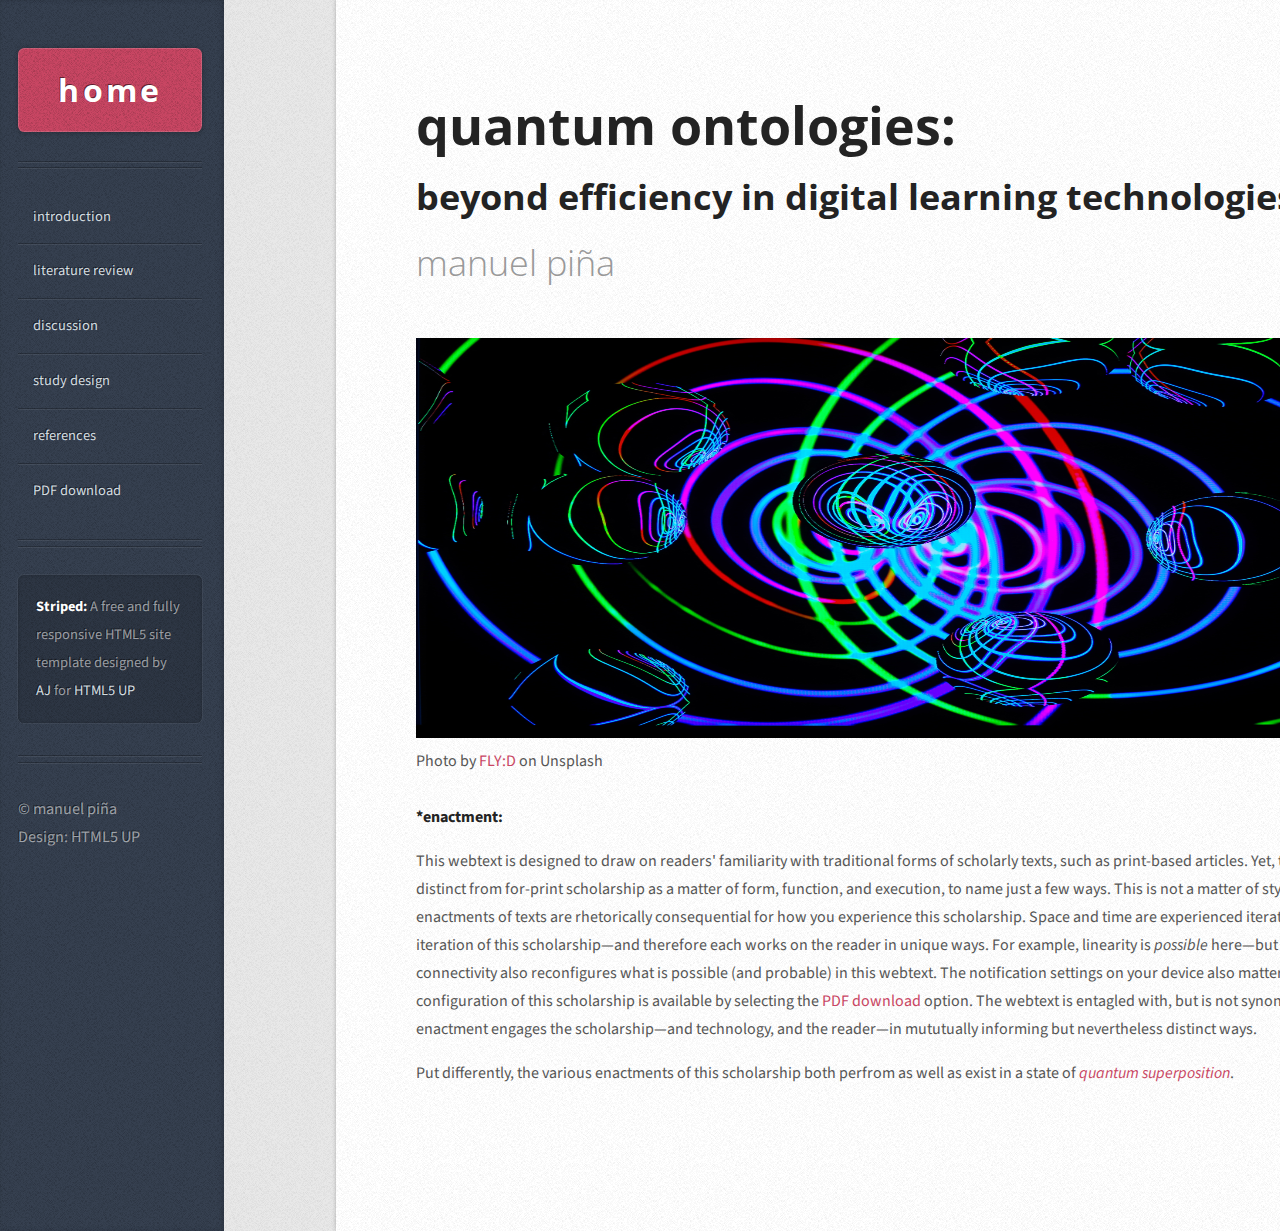
<file: quantum_ontologies/index.html>
<!DOCTYPE HTML>
<!--
	Striped by HTML5 UP
	html5up.net | @ajlkn
	Free for personal and commercial use under the CCA 3.0 license (html5up.net/license)
-->
<html>
	<head>
		<title>Quantum Ontologies</title>
		<meta charset="utf-8" />
		<meta name="viewport" content="width=device-width, initial-scale=1, user-scalable=no" />
		<link rel="stylesheet" href="assets/css/main.css" />
	</head>
	<body class="is-preload">

		<!-- Content -->
			<div id="content">
				<div class="inner">

					<!-- Post -->
						<article class="box post post-excerpt">
							<header>
								<!--
									Note: Titles and subtitles will wrap automatically when necessary, so don't worry
									if they get too long. You can also remove the <p> entirely if you don't
									need a subtitle.
								-->
								<h2><a href="#">quantum ontologies:</a></h2>
								<p><strong>beyond efficiency in digital learning technologies</strong></p>
								<p> manuel piña</p>
							</header>
					</article>
					</div>
							<figure><img src="fly-d-yQYQJaiypZE-unsplash.jpg" width="1060" height="400" alt="Abstract spiral with colorful circles."/>
						    <figcaption>Photo by <a href="https://unsplash.com/@flyd2069?utm_content=creditCopyText&utm_medium=referral&utm_source=unsplash">FLY:D</a> on Unsplash</figcaption></figure>
	
							<br>
					
							<p><strong>*enactment:</strong></p>
				
							<p>This webtext is designed to draw on readers' familiarity with traditional forms of scholarly texts, such as print-based articles. Yet, this webtext is decidely distinct from for-print scholarship as a matter of form, function, and execution, to name just a few ways. This is not a matter of stylistic pedantry—different enactments of texts are rhetorically consequential for how you experience this scholarship. Space and time are experienced iteratively and uniquely in each iteration of this scholarship—and therefore each works on the reader in unique ways. For example, linearity is <em>possible</em> here—but not priviledged; networked connectivity also reconfigures what is possible (and probable) in this webtext. The notification settings on your device also matter. Another spacetime configuration of this scholarship is available by selecting the <a href="quantum_ontologies.pdf" target="_blank">PDF download</a> option. The webtext is entagled with, but is not synonymous with, the PDF. Each enactment engages the scholarship—and technology, and the reader—in mututually informing but nevertheless distinct ways.</p>
				
							<p>Put differently, the various enactments of this scholarship both perfrom as well as exist in a state of <em><a href="quantum_discussion_p1.html">quantum superposition</a></em>.</p>
			</div>

		<!-- Sidebar -->
			<div id="sidebar">

				<!-- Logo -->
					<h1 id="logo"><a href="index.html">home</a></h1>

				<!-- Nav -->
					<nav id="nav">
						<ul>
							<li><a href="quantum_introduction.html">introduction</a></li>
							<li><a href="quantum_lit_review_p1.html">literature review&nbsp;</a></li>
							<li><a href="quantum_discussion_p1.html">discussion</a></li>
							<li><a href="quantum_study_design.html">study design</a></li>
							<li><a href="quantum_references.html">references</a></li>
							<li><a href="quantum_ontologies.pdf" target="_blank">PDF download</a></li>
						</ul>
					</nav>

				<!-- Text -->
					<section class="box text-style1">
						<div class="inner">
							<p>
								<strong>Striped:</strong> A free and fully responsive HTML5 site
								template designed by <a href="http://twitter.com/ajlkn">AJ</a> for <a href="http://html5up.net/">HTML5 UP</a>
							</p>
						</div>
				</section>
				<!-- Copyright -->
					<ul id="copyright">
						<li>&copy; manuel piña</li><li>Design: <a href="http://html5up.net">HTML5 UP</a></li>
					</ul>

			</div>

		<!-- Scripts -->
			<script src="assets/js/jquery.min.js"></script>
			<script src="assets/js/browser.min.js"></script>
			<script src="assets/js/breakpoints.min.js"></script>
			<script src="assets/js/util.js"></script>
			<script src="assets/js/main.js"></script>

</body>
</html>
</file>
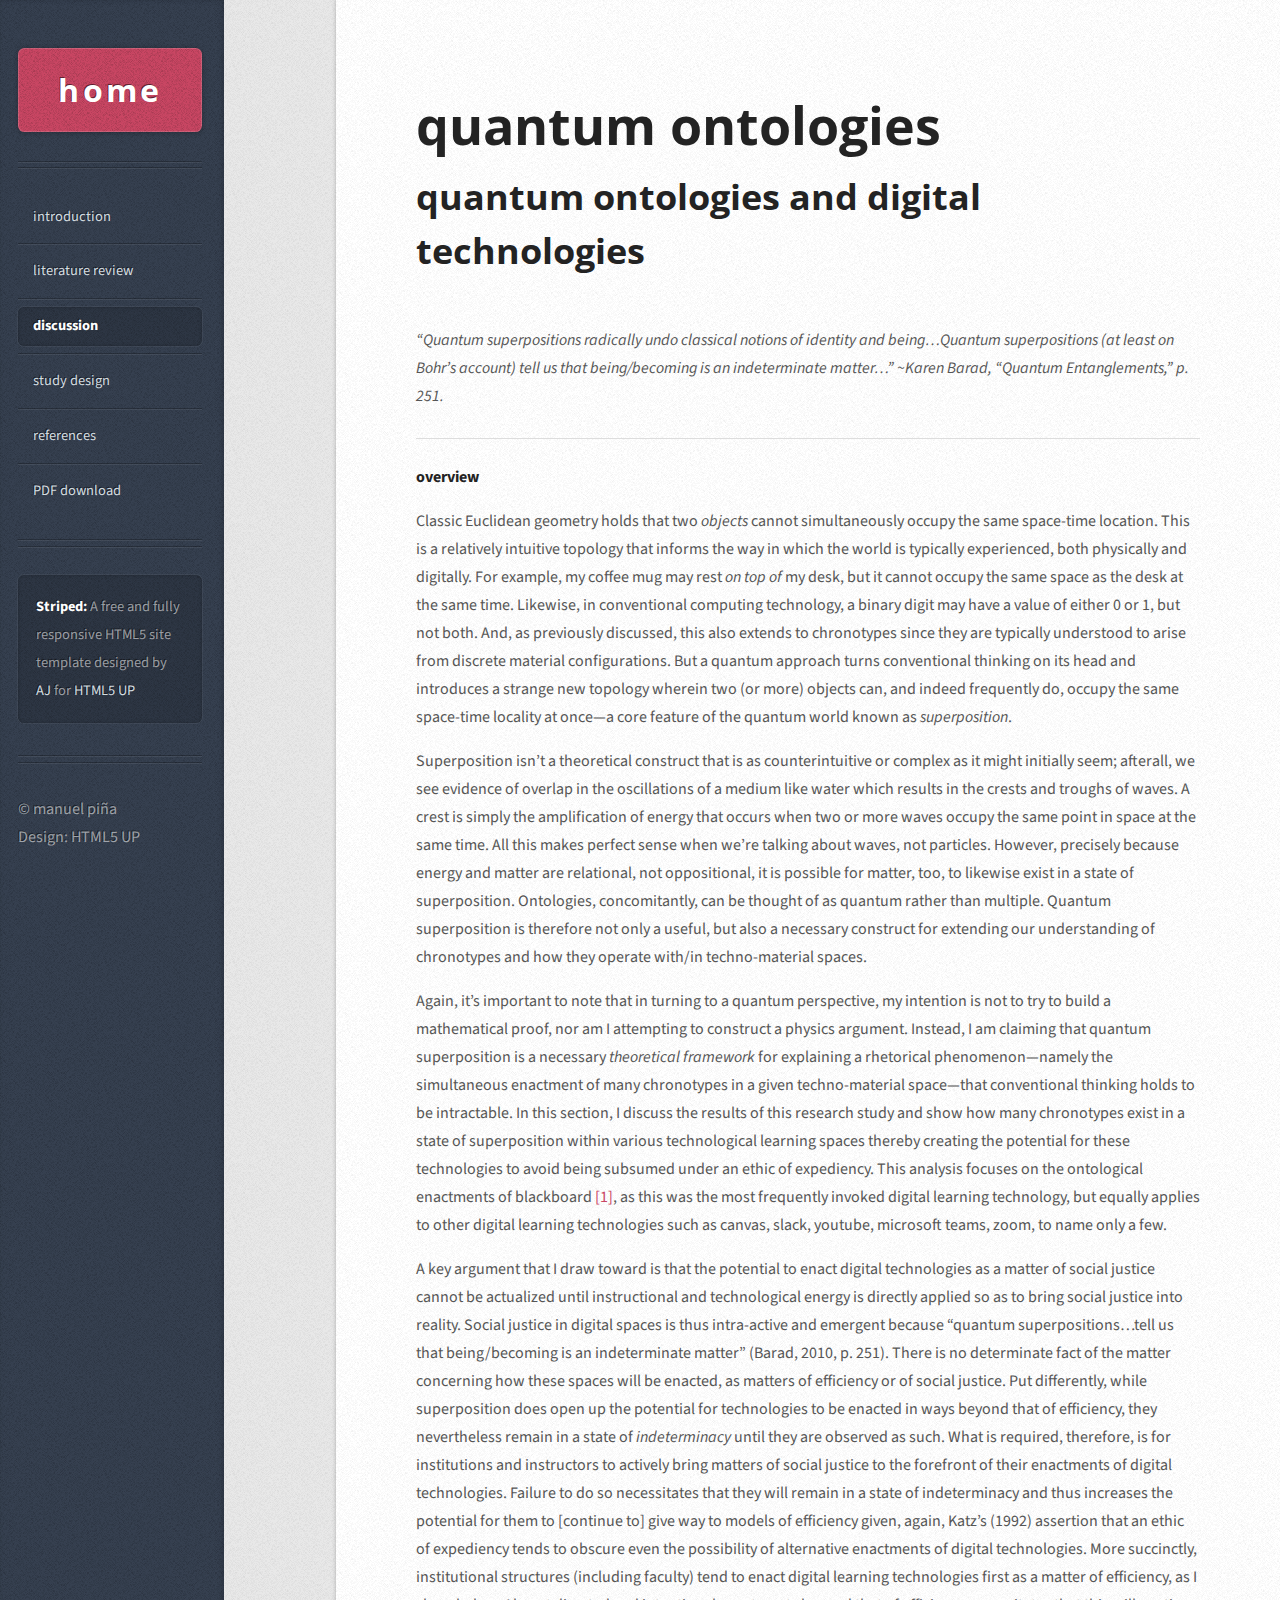
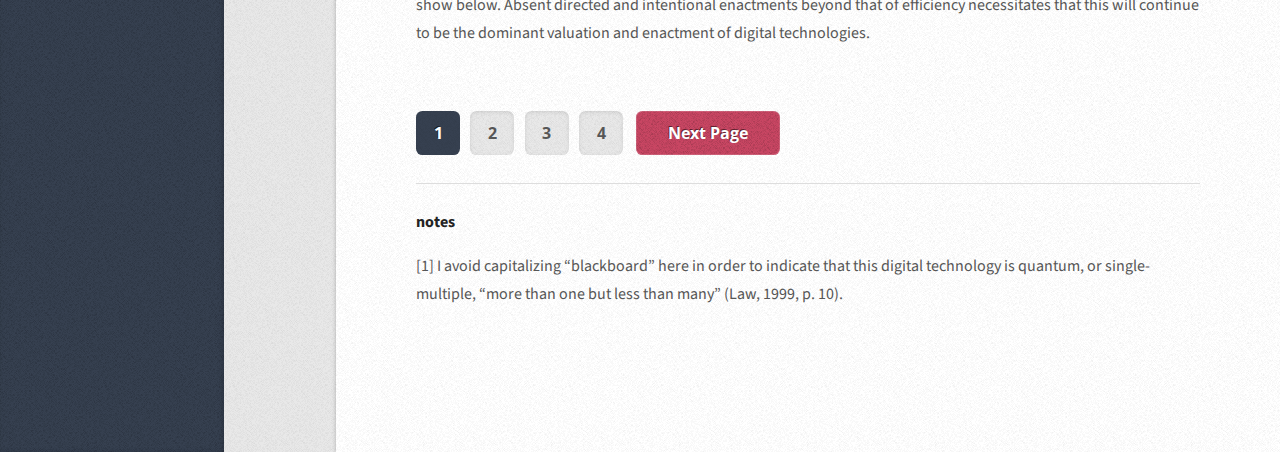
<file: quantum_ontologies/quantum_discussion_p1.html>
<!DOCTYPE HTML>
<!--
	Striped by HTML5 UP
	html5up.net | @ajlkn
	Free for personal and commercial use under the CCA 3.0 license (html5up.net/license)
-->
<html>
	<head>
		<title>Quantum Ontologies</title>
		<meta charset="utf-8" />
		<meta name="viewport" content="width=device-width, initial-scale=1, user-scalable=no" />
		<link rel="stylesheet" href="assets/css/main.css" />
	</head>
	<body class="is-preload">

		<!-- Content -->
			<div id="content">
				<div class="inner">

					<!-- Post -->
						<article class="box post post-excerpt">
							<header>
								<!--
									Note: Titles and subtitles will wrap automatically when necessary, so don't worry
									if they get too long. You can also remove the <p> entirely if you don't
									need a subtitle.
								-->
								<h2>quantum ontologies</h2>
								<p><strong>quantum ontologies and digital technologies</strong></p>
							</header>
					</article>
						</div>
							<p><em>“Quantum superpositions radically undo classical notions of identity and being…Quantum superpositions (at least on Bohr’s account) tell us that being/becoming is an indeterminate matter…” ~Karen Barad, “Quantum Entanglements,” p. 251. 
</em></p>
							<hr>
					
							<p><strong>overview</strong></p>
					
							<p>Classic Euclidean geometry holds that two <em>objects</em> cannot simultaneously occupy the same space-time location. This is a relatively intuitive topology that informs the way in which the world is typically experienced, both physically and digitally. For example, my coffee mug may rest <em>on top of</em> my desk, but it cannot occupy the same space as the desk at the same time. Likewise, in conventional computing technology, a binary digit may have a value of either 0 or 1, but not both. And, as previously discussed, this also extends to chronotypes since they are typically understood to  arise from discrete material configurations. But a quantum approach turns conventional thinking on its head and introduces a strange new topology wherein two (or more) objects can, and indeed frequently do, occupy the same space-time locality at once&mdash;a core feature of the quantum world known as <em>superposition</em>.</p>
		
							<p>Superposition isn’t a theoretical construct that is as counterintuitive or complex as it might initially seem; afterall, we see evidence of overlap in the oscillations of a medium like water which results in the crests and troughs of waves. A crest is simply the amplification of energy that occurs when two or more waves occupy the same point in space at the same time. All this makes perfect sense when we’re talking about waves, not particles. However, precisely because energy and matter are relational, not oppositional, it is possible for matter, too, to likewise exist in a state of superposition. Ontologies, concomitantly, can be thought of as quantum rather than multiple. Quantum superposition is therefore not only a useful, but also a necessary construct for extending our understanding of chronotypes and how they operate with/in techno-material spaces.</p>
							
							<p>Again, it’s important to note that in turning to a quantum perspective, my intention is not to try to build a mathematical proof, nor am I attempting to construct a physics argument. Instead, I am claiming that quantum superposition is a necessary <em>theoretical framework</em> for explaining a rhetorical phenomenon—namely the simultaneous enactment of many chronotypes in a given techno-material space&mdash;that conventional thinking holds to be intractable. In this section, I discuss the results of this research study and show how many chronotypes exist in a state of superposition within various technological learning spaces thereby creating the potential for these technologies to avoid being subsumed under an ethic of expediency. This analysis focuses on the ontological enactments of blackboard <a href="#note1" id="ref1" title=" I avoid capitalizing “blackboard” here in order to indicate that this digital technology is quantum, or single-multiple, “more than one but less than many” (Law, 1999, p. 10).">[1]</a>, as this was the most frequently invoked digital learning technology, but equally applies to other digital learning technologies such as canvas, slack, youtube, microsoft teams, zoom, to name only a few.</p>
					
							<p>A key argument that I draw toward is that the potential to enact digital technologies as a matter of social justice cannot be actualized until instructional and technological energy is directly applied so as to bring social justice into reality. Social justice in digital spaces is thus intra-active and emergent because “quantum superpositions…tell us that being/becoming is an indeterminate matter” (Barad, 2010, p. 251). There is no determinate fact of the matter concerning how these spaces will be enacted, as matters of efficiency or of social justice. Put differently, while superposition does open up the potential for technologies to be enacted in ways beyond that of efficiency, they nevertheless remain in a state of <em>indeterminacy</em> until they are observed as such. What is required, therefore, is for institutions and instructors to actively bring matters of social justice to the forefront of their enactments of digital technologies. Failure to do so necessitates that they will remain in a state of indeterminacy and thus increases the potential for them to [continue to] give way to models of efficiency given, again, Katz’s (1992) assertion that an ethic of expediency tends to obscure even the possibility of alternative enactments of digital technologies. More succinctly, institutional structures (including faculty) tend to enact digital learning technologies first as a matter of efficiency, as I show below. Absent directed and intentional enactments beyond that of efficiency necessitates that this will continue to be the dominant valuation and enactment of digital technologies.</p>
				
							<!-- Pagination -->
						<div class="pagination">
							<!--<a href="#" class="button previous">Previous Page</a>-->
							<div class="pages">
								<a href="quantum_discussion_p1.html" class="active">1</a>
								<a href="quantum_discussion_p2.html">2</a>
								<a href="quantum_discussion_p3.html">3</a>
								<a href="quantum_discussion_p4.html">4</a>
							</div>
							<a href="quantum_discussion_p2.html" class="button next">Next Page</a>
						</div>
				<!-- notes -->
						<div>
					
							<hr>
							<p><strong>notes</strong></p>
							<dl>
							<dt id="note1">[1]  I avoid capitalizing “blackboard” here in order to indicate that this digital technology is quantum, or single-multiple, “more than one but less than many” (Law, 1999, p. 10). </dt>
							</dl>
				
						</div>
				
					</div>

		<!-- Sidebar -->
			<div id="sidebar">

				<!-- Logo -->
					<h1 id="logo"><a href="index.html">home</a></h1>

				<!-- Nav -->
					<nav id="nav">
						<ul>
							<li><a href="quantum_introduction.html">introduction</a></li>
							<li><a href="quantum_lit_review_p1.html">literature review&nbsp;</a></li>
							<li class="current"><a href="quantum_discussion_p1.html">discussion</a></li>
							<li><a href="quantum_study_design.html">study design</a></li>
							<li><a href="quantum_references.html">references</a></li>
							<li><a href="quantum_ontologies.pdf" target="_blank">PDF download</a></li>
						</ul>
					</nav>

				<!-- Text -->
					<section class="box text-style1">
						<div class="inner">
							<p>
								<strong>Striped:</strong> A free and fully responsive HTML5 site
								template designed by <a href="http://twitter.com/ajlkn">AJ</a> for <a href="http://html5up.net/">HTML5 UP</a>
							</p>
						</div>
				</section>
				<!-- Copyright -->
					<ul id="copyright">
						<li>&copy; manuel piña</li><li>Design: <a href="http://html5up.net">HTML5 UP</a></li>
					</ul>

			</div>

		<!-- Scripts -->
			<script src="assets/js/jquery.min.js"></script>
			<script src="assets/js/browser.min.js"></script>
			<script src="assets/js/breakpoints.min.js"></script>
			<script src="assets/js/util.js"></script>
			<script src="assets/js/main.js"></script>

</body>
</html>
</file>
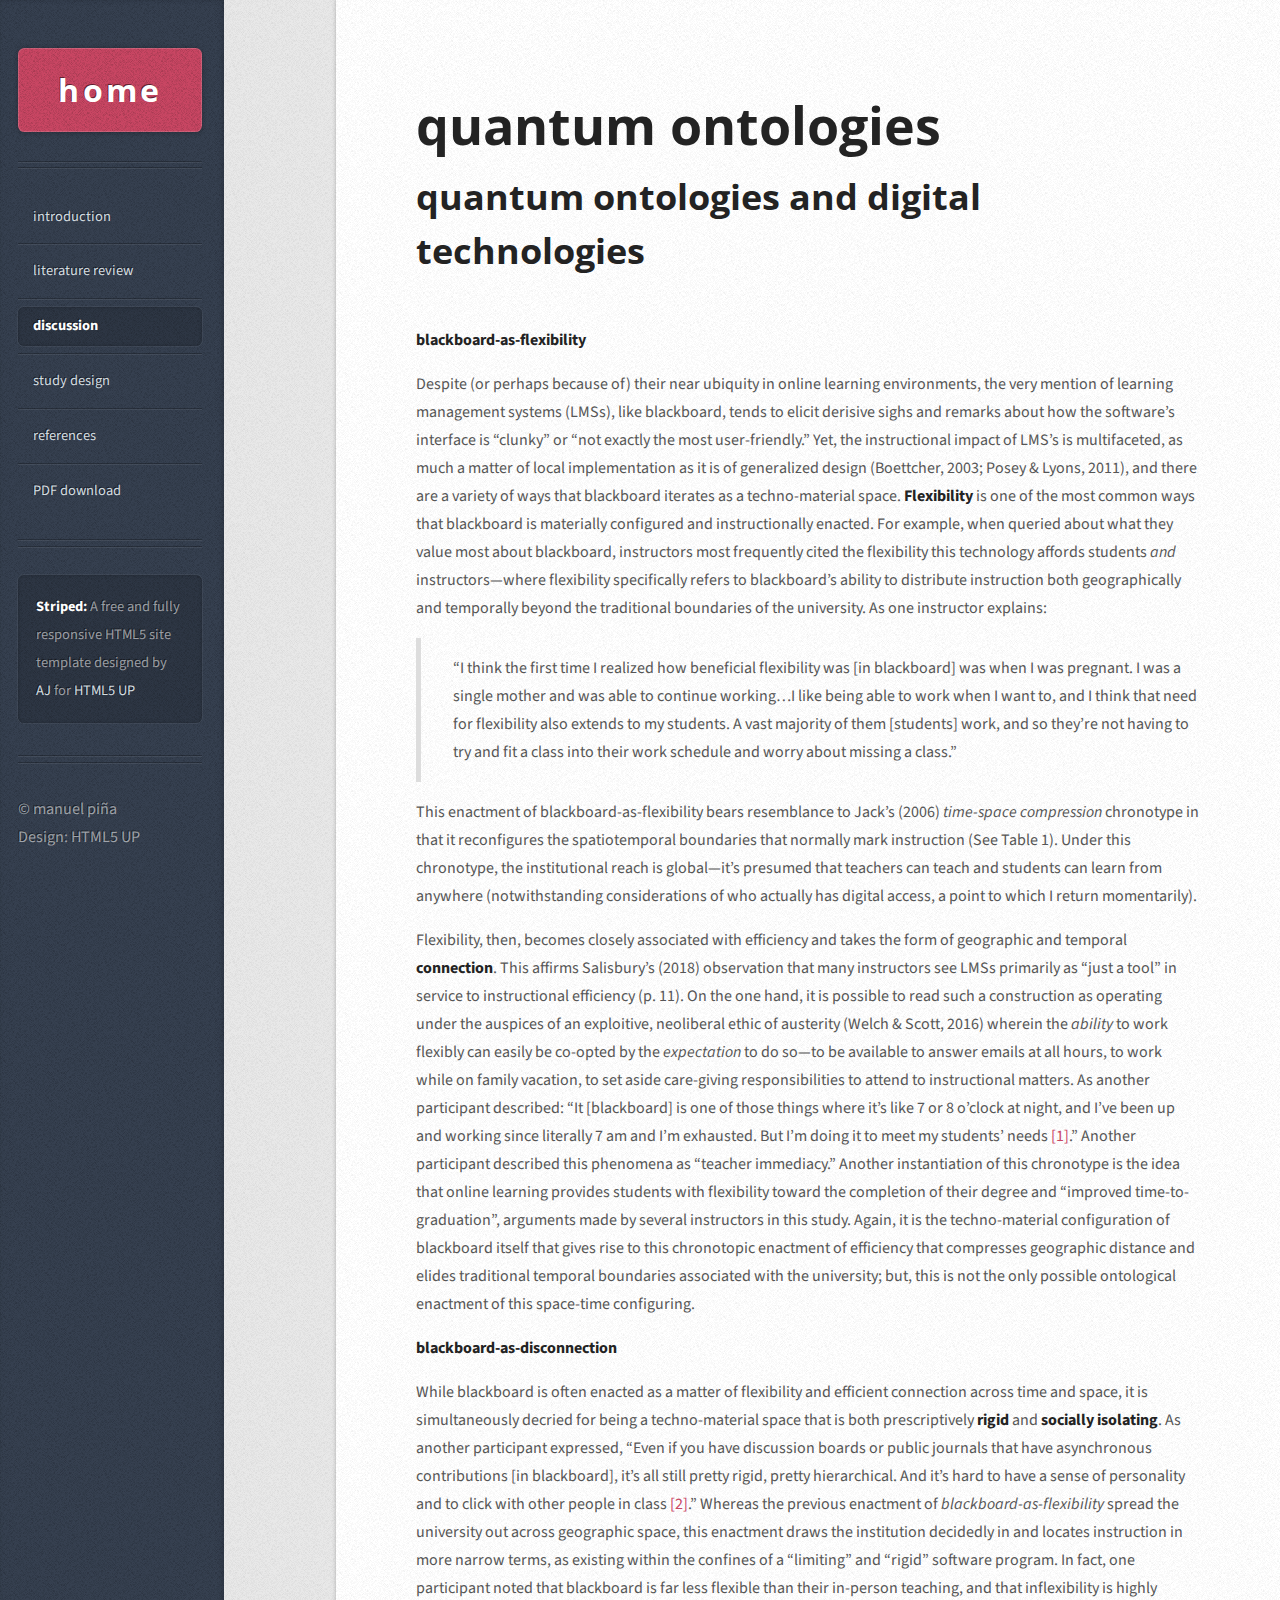
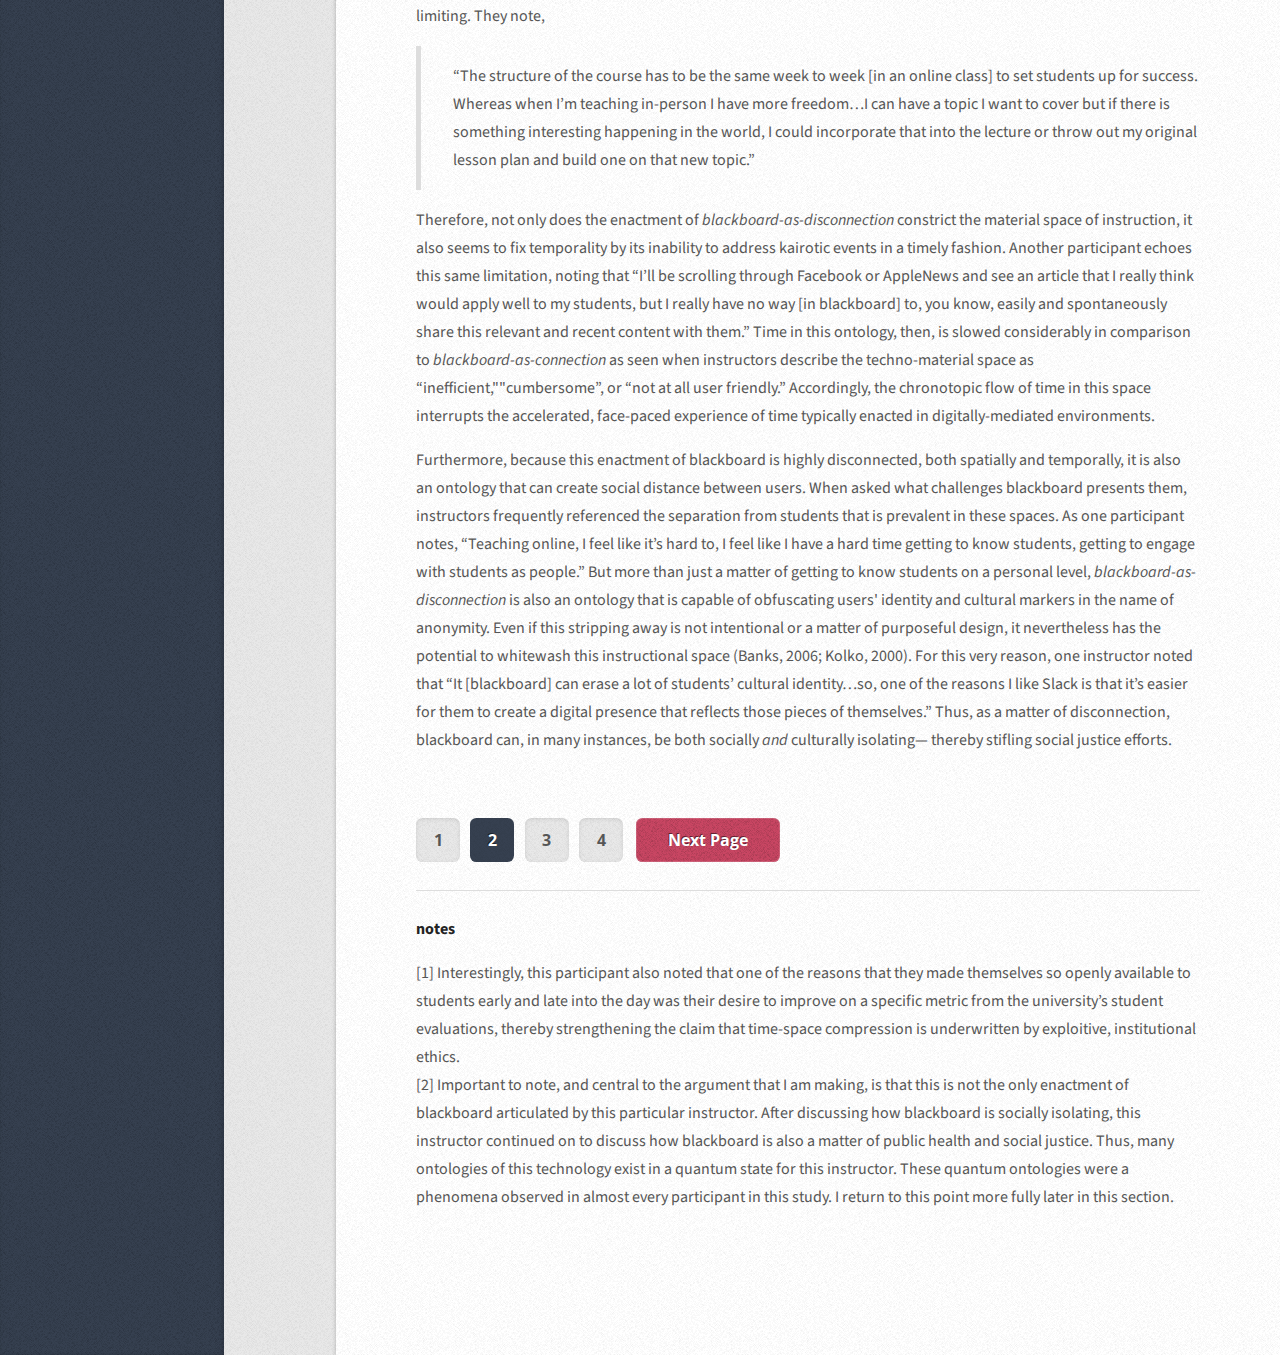
<file: quantum_ontologies/quantum_discussion_p2.html>
<!DOCTYPE HTML>
<!--
	Striped by HTML5 UP
	html5up.net | @ajlkn
	Free for personal and commercial use under the CCA 3.0 license (html5up.net/license)
-->
<html>
	<head>
		<title>Striped by HTML5 UP</title>
		<meta charset="utf-8" />
		<meta name="viewport" content="width=device-width, initial-scale=1, user-scalable=no" />
		<link rel="stylesheet" href="assets/css/main.css" />
	</head>
	<body class="is-preload">

		<!-- Content -->
			<div id="content">
				<div class="inner">

					<!-- Post -->
						<article class="box post post-excerpt">
							<header>
								<!--
									Note: Titles and subtitles will wrap automatically when necessary, so don't worry
									if they get too long. You can also remove the <p> entirely if you don't
									need a subtitle.
								-->
								<h2>quantum ontologies</h2>
								<p><strong>quantum ontologies and digital technologies</strong></p>
							</header>
					</article>
						</div>
					
							<p><strong>blackboard-as-flexibility</strong></p>
					
							<p>Despite (or perhaps because of) their near ubiquity in online learning environments, the very mention of learning management systems (LMSs), like blackboard, tends to elicit derisive sighs and remarks about how the software’s interface is “clunky” or “not exactly the most user-friendly.” Yet, the instructional impact of LMS’s is multifaceted, as much a matter of local implementation as it is of generalized design (Boettcher, 2003; Posey &amp; Lyons, 2011), and there are a variety of ways that blackboard iterates as a techno-material space. <b>Flexibility</b> is one of the most common ways that blackboard is materially configured and instructionally enacted. For example, when queried about what they value most about blackboard, instructors most frequently cited the flexibility this technology affords students <em>and</em> instructors—where flexibility specifically refers to blackboard’s ability to distribute instruction both geographically and temporally beyond the traditional boundaries of the university. As one instructor explains:</p>
					
							<p><blockquote>“I think the first time I realized how beneficial flexibility was [in blackboard] was when I was pregnant. I was a single mother and was able to continue working…I like being able to work when I want to, and I think that need for flexibility also extends to my students. A vast majority of them [students] work, and so they’re not having to try and fit a class into their work schedule and worry about missing a class.”</blockquote></p>
		
							<p>This enactment of blackboard-as-flexibility bears resemblance to Jack’s (2006) <em>time-space compression</em> chronotype in that it reconfigures the spatiotemporal boundaries that normally mark instruction (See Table 1). Under this chronotype, the institutional reach is global—it’s presumed that teachers can teach and students can learn from anywhere (notwithstanding considerations of who actually has digital access, a point to which I return momentarily).</p>
							
							<p>Flexibility, then, becomes closely associated with efficiency and takes the form of geographic and temporal <b>connection</b>. This affirms Salisbury’s (2018) observation that many instructors see LMSs primarily as “just a tool” in service to instructional efficiency (p. 11). On the one hand, it is possible to read such a construction as operating under the auspices of an exploitive, neoliberal ethic of austerity (Welch &amp; Scott, 2016) wherein the <em>ability</em> to work flexibly can easily be co-opted by the <em>expectation</em> to do so—to be available to answer emails at all hours, to work while on family vacation, to set aside care-giving responsibilities to attend to instructional matters. As another participant described: “It [blackboard] is one of those things where it’s like 7 or 8 o’clock at night, and I’ve been up and working since literally 7 am and I’m exhausted. But I’m doing it to meet my students’ needs <a href="#note1" id="ref1" title="Interestingly, this participant also noted that one of the reasons that they made themselves so openly available to students early and late into the day was their desire to improve on a specific metric from the university’s student evaluations, thereby strengthening the claim that time-space compression is underwritten by exploitive, institutional ethics.">[1]</a>.” Another participant described this phenomena as “teacher immediacy.” Another instantiation of this chronotype is the idea that online learning provides students with flexibility toward the completion of their degree and “improved time-to-graduation”, arguments made by several instructors in this study. Again, it is the techno-material configuration of blackboard itself that gives rise to this chronotopic enactment of efficiency that compresses geographic distance and elides traditional temporal boundaries associated with the university; but, this is not the only possible ontological enactment of this space-time configuring.</p>
				
							<p><strong>blackboard-as-disconnection</strong></p>
					
							<p>While blackboard is often enacted as a matter of flexibility and efficient connection across time and space, it is simultaneously decried for being a techno-material space that is both prescriptively <b>rigid</b> and <b>socially isolating</b>. As another participant expressed, “Even if you have discussion boards or public journals that have asynchronous contributions [in blackboard], it’s all still pretty rigid, pretty hierarchical. And it’s hard to have a sense of personality and to click with other people in class <a href="#note2" id="ref2" title="Important to note, and central to the argument that I am making, is that this is not the only enactment of blackboard articulated by this particular instructor. After discussing how blackboard is socially isolating, this instructor continued on to discuss how blackboard is also a matter of public health and social justice. Thus, many ontologies of this technology exist in a quantum state for this instructor. These quantum ontologies were a phenomena observed in almost every participant in this study. I return to this point more fully later in this section.">[2]</a>.” Whereas the previous enactment of <em>blackboard-as-flexibility</em> spread the university out across geographic space, this enactment draws the institution decidedly in and locates instruction in more narrow terms, as existing within the confines of a “limiting” and “rigid” software program. In fact, one participant noted that blackboard is far less flexible than their in-person teaching, and that inflexibility is highly limiting. They note,</p>
				
							<p><blockquote>“The structure of the course has to be the same week to week [in an online class] to set students up for success. Whereas when I’m teaching in-person I have more freedom…I can have a topic I want to cover but if there is something interesting happening in the world, I could incorporate that into the lecture or throw out my original lesson plan and build one on that new topic.”</blockquote></p>
		
							<p>Therefore, not only does the enactment of <em>blackboard-as-disconnection</em> constrict the material space of instruction, it also seems to fix temporality by its inability to address kairotic events in a timely fashion. Another participant echoes this same limitation, noting that “I’ll be scrolling through Facebook or AppleNews and see an article that I really think would apply well to my students, but I really have no way [in blackboard] to, you know, easily and spontaneously share this relevant and recent content with them.” Time in this ontology, then, is slowed considerably in comparison to <em>blackboard-as-connection</em> as seen when instructors describe the techno-material space as “inefficient,""cumbersome”, or “not at all user friendly.” Accordingly, the chronotopic flow of time in this space interrupts the accelerated, face-paced experience of time typically enacted in digitally-mediated environments.</p>
		
							<p>Furthermore, because this enactment of blackboard is highly disconnected, both spatially and temporally, it is also an ontology that can create social distance between users. When asked what challenges blackboard presents them, instructors frequently referenced the separation from students that is prevalent in these spaces. As one participant notes, “Teaching online, I feel like it’s hard to, I feel like I have a hard time getting to know students, getting to engage with students as people.” But more than just a matter of getting to know students on a personal level, <em>blackboard-as-disconnection</em> is also an ontology that is capable of obfuscating users' identity and cultural markers in the name of anonymity. Even if this stripping away is not intentional or a matter of purposeful design, it nevertheless has the potential to whitewash this instructional space (Banks, 2006; Kolko, 2000). For this very reason, one instructor noted that “It [blackboard] can erase a lot of students’ cultural identity…so, one of the reasons I like Slack is that it’s easier for them to create a digital presence that reflects those pieces of themselves.” Thus, as a matter of disconnection, blackboard can, in many instances, be both socially <em>and</em> culturally isolating— thereby stifling social justice efforts.</p>
							
							<!-- Pagination -->
						<div class="pagination">
							<!--<a href="#" class="button previous">Previous Page</a>-->
							<div class="pages">
								<a href="quantum_discussion_p1.html">1</a>
								<a href="quantum_discussion_p2.html" class="active">2</a>
								<a href="quantum_discussion_p3.html">3</a>
								<a href="quantum_discussion_p4.html">4</a>
							</div>
							<a href="quantum_discussion_p3.html" class="button next">Next Page</a>
						</div>
					<!-- notes -->
						<div>
					
							<hr>
							<p><strong>notes</strong></p>
							<dl>
							<dt id="note1">[1] Interestingly, this participant also noted that one of the reasons that they made themselves so openly available to students early and late into the day was their desire to improve on a specific metric from the university’s student evaluations, thereby strengthening the claim that time-space compression is underwritten by exploitive, institutional ethics.</dt>
							<dt id="note2">[2] Important to note, and central to the argument that I am making, is that this is not the only enactment of blackboard articulated by this particular instructor. After discussing how blackboard is socially isolating, this instructor continued on to discuss how blackboard is also a matter of public health and social justice. Thus, many ontologies of this technology exist in a quantum state for this instructor. These quantum ontologies were a phenomena observed in almost every participant in this study. I return to this point more fully later in this section.</dt>
							</dl>
				
						</div>
				
						</div>

		<!-- Sidebar -->
			<div id="sidebar">

				<!-- Logo -->
					<h1 id="logo"><a href="index.html">home</a></h1>

				<!-- Nav -->
					<nav id="nav">
						<ul>
							<li><a href="quantum_introduction.html">introduction</a></li>
							<li><a href="quantum_lit_review_p1.html">literature review&nbsp;</a></li>
							<li  class="current"><a href="quantum_discussion_p1.html">discussion</a></li>
							<li><a href="quantum_study_design.html">study design</a></li>
							<li><a href="quantum_references.html">references</a></li>
							<li><a href="quantum_ontologies.pdf" target="_blank">PDF download</a></li>
						</ul>
					</nav>

				<!-- Text -->
					<section class="box text-style1">
						<div class="inner">
							<p>
								<strong>Striped:</strong> A free and fully responsive HTML5 site
								template designed by <a href="http://twitter.com/ajlkn">AJ</a> for <a href="http://html5up.net/">HTML5 UP</a>
							</p>
						</div>
				</section>
				<!-- Copyright -->
					<ul id="copyright">
						<li>&copy; manuel piña</li><li>Design: <a href="http://html5up.net">HTML5 UP</a></li>
					</ul>

			</div>

		<!-- Scripts -->
			<script src="assets/js/jquery.min.js"></script>
			<script src="assets/js/browser.min.js"></script>
			<script src="assets/js/breakpoints.min.js"></script>
			<script src="assets/js/util.js"></script>
			<script src="assets/js/main.js"></script>

</body>
</html>
</file>
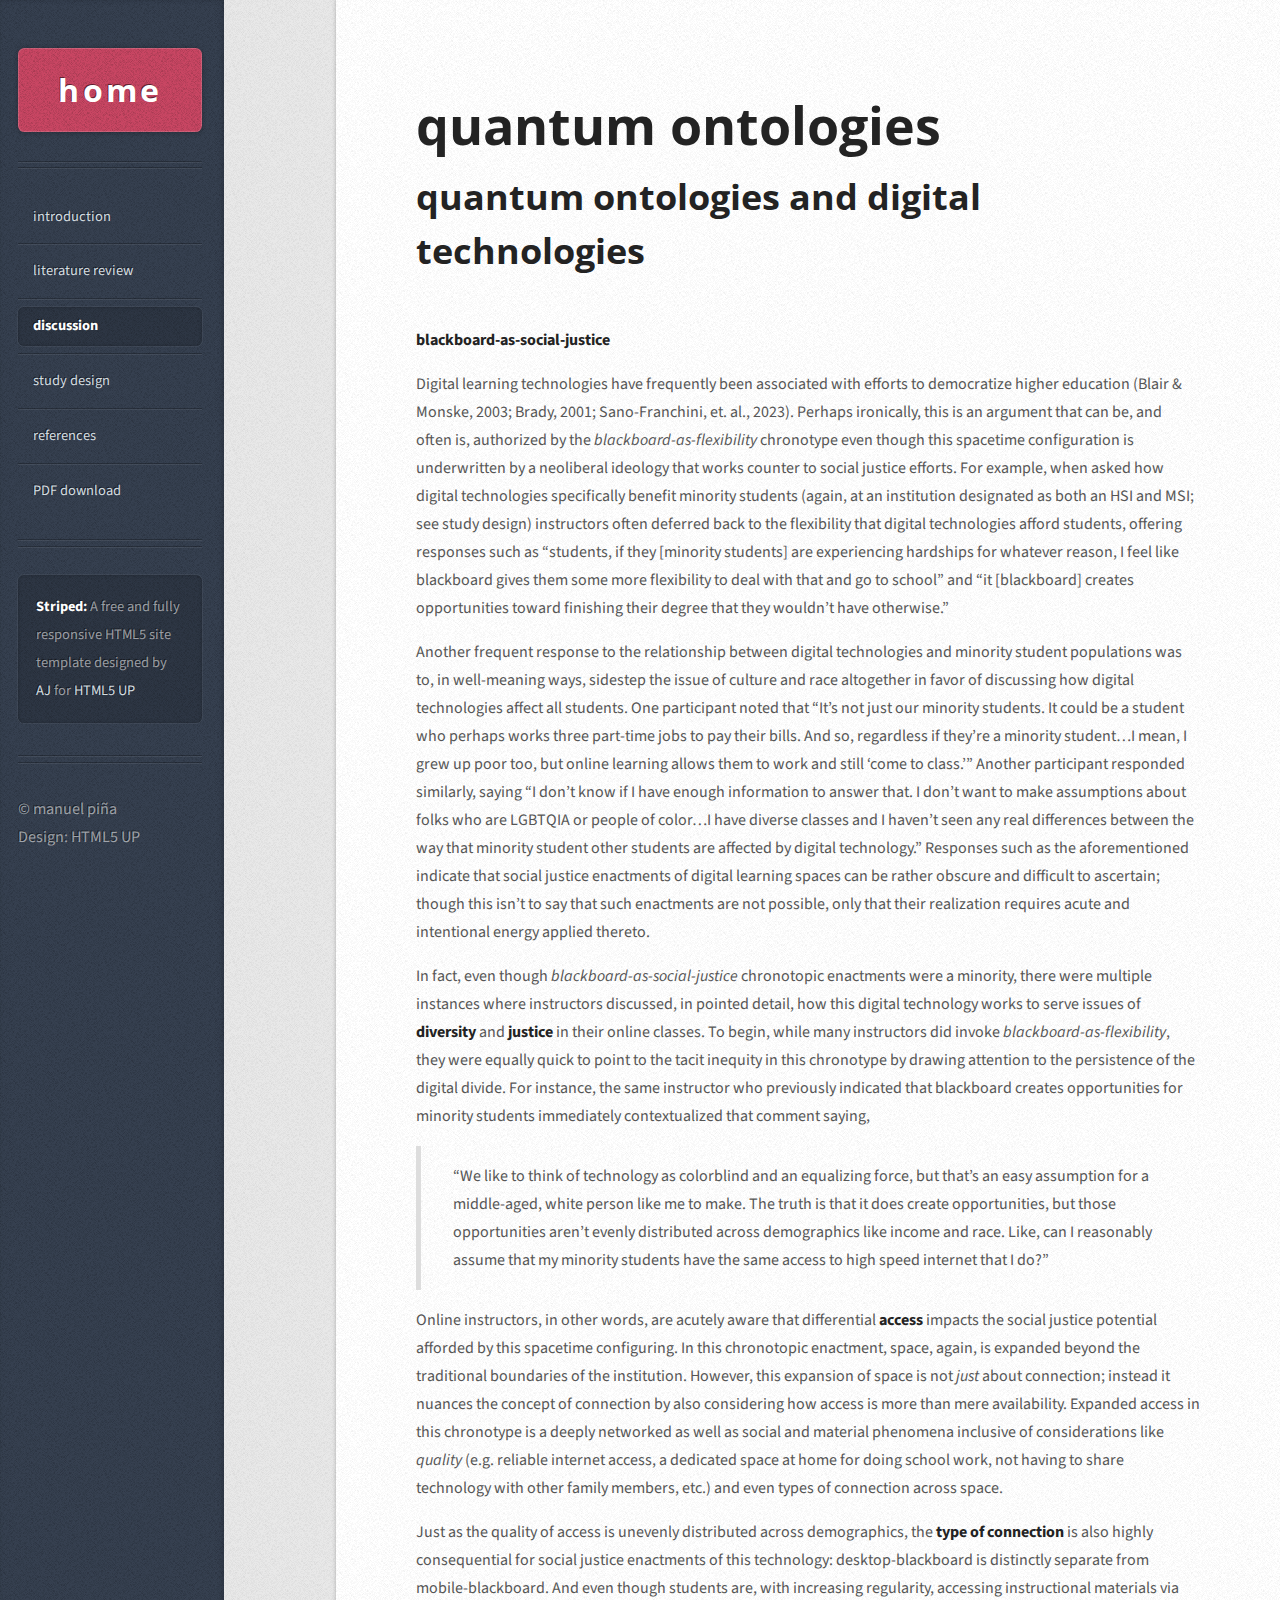
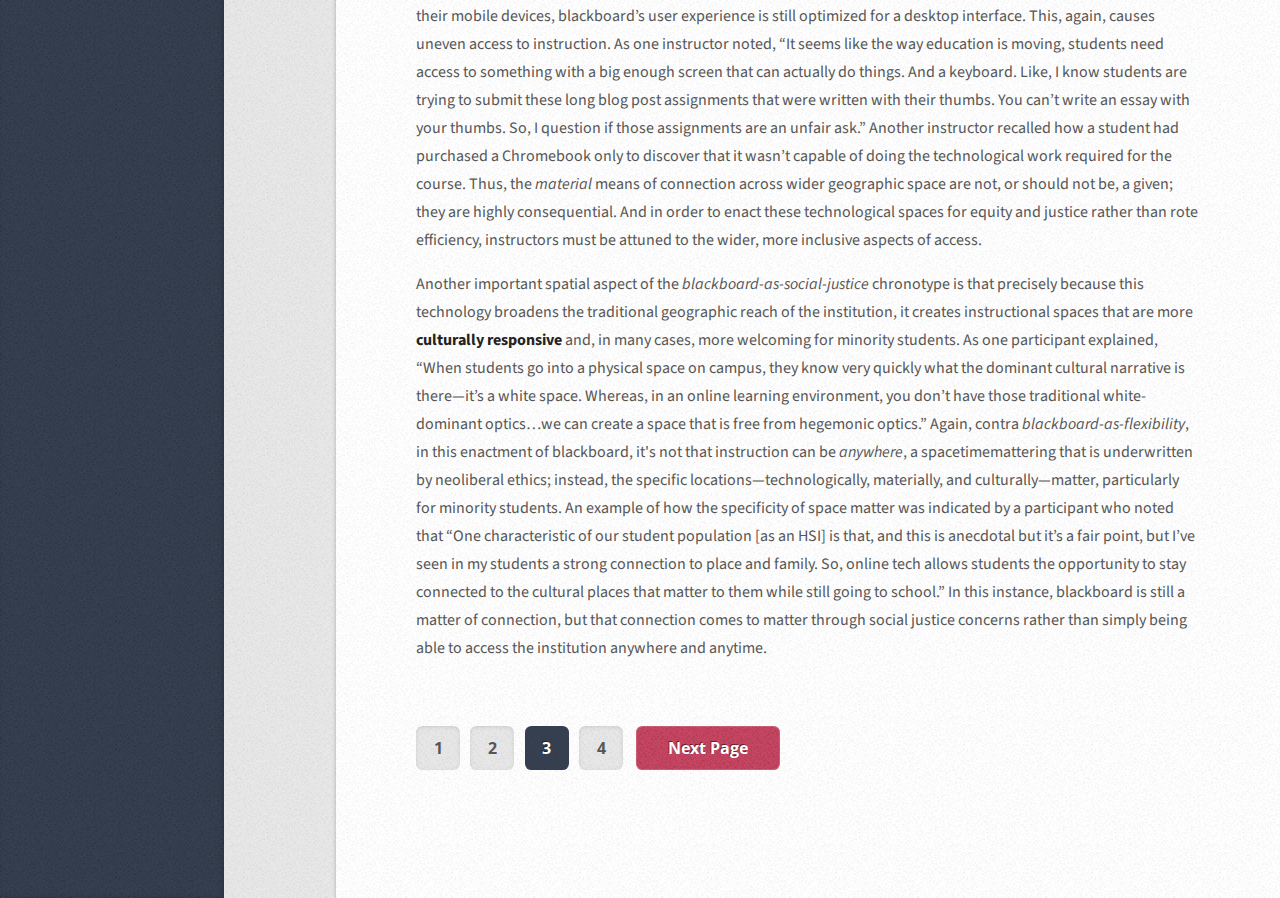
<file: quantum_ontologies/quantum_discussion_p3.html>
<!DOCTYPE HTML>
<!--
	Striped by HTML5 UP
	html5up.net | @ajlkn
	Free for personal and commercial use under the CCA 3.0 license (html5up.net/license)
-->
<html>
	<head>
		<title>Quantum Ontologies</title>
		<meta charset="utf-8" />
		<meta name="viewport" content="width=device-width, initial-scale=1, user-scalable=no" />
		<link rel="stylesheet" href="assets/css/main.css" />
	</head>
	<body class="is-preload">

		<!-- Content -->
			<div id="content">
				<div class="inner">

					<!-- Post -->
						<article class="box post post-excerpt">
							<header>
								<!--
									Note: Titles and subtitles will wrap automatically when necessary, so don't worry
									if they get too long. You can also remove the <p> entirely if you don't
									need a subtitle.
								-->
								<h2>quantum ontologies</h2>
								<p><strong>quantum ontologies and digital technologies</strong></p>
							</header>
					</article>
						</div>
					
							<p><strong>blackboard-as-social-justice</strong></p>
					
							<p>Digital learning technologies have frequently been associated with efforts to democratize higher education (Blair &amp; Monske, 2003; Brady, 2001; Sano-Franchini, et. al., 2023). Perhaps ironically, this is an argument that can be, and often is, authorized by the <em>blackboard-as-flexibility</em> chronotype even though this spacetime configuration is underwritten by a neoliberal ideology that works counter to social justice efforts. For example, when asked how digital technologies specifically benefit minority students (again, at an institution designated as both an HSI and MSI; see study design) instructors often deferred back to the flexibility that digital technologies afford students, offering responses such as “students, if they [minority students] are experiencing hardships for whatever reason, I feel like blackboard gives them some more flexibility to deal with that and go to school” and “it [blackboard] creates opportunities toward finishing their degree that they wouldn’t have otherwise.” </p>
		
							<p>Another frequent response to the relationship between digital technologies and minority student populations was to, in well-meaning ways, sidestep the issue of culture and race altogether in favor of discussing how digital technologies affect all students. One participant noted that “It’s not just our minority students. It could be a student who perhaps works three part-time jobs to pay their bills. And so, regardless if they’re a minority student…I mean, I grew up poor too, but online learning allows them to work and still ‘come to class.’” Another participant responded similarly, saying “I don’t know if I have enough information to answer that. I don’t want to make assumptions about folks who are LGBTQIA or people of color…I have diverse classes and I haven’t seen any real differences between the way that minority student other students are affected by digital technology.” Responses such as the aforementioned indicate that social justice enactments of digital learning spaces can be rather obscure and difficult to ascertain; though this isn’t to say that such enactments are not possible, only that their realization requires acute and intentional energy applied thereto.</p>
							
							<p>In fact, even though <em>blackboard-as-social-justice</em> chronotopic enactments were a minority, there were multiple instances where instructors discussed, in pointed detail, how this digital technology works to serve issues of <b>diversity</b> and <b>justice</b> in their online classes. To begin, while many instructors did invoke <em>blackboard-as-flexibility</em>, they were equally quick to point to the tacit inequity in this chronotype by drawing attention to the persistence of the digital divide. For instance, the same instructor who previously indicated that blackboard creates opportunities for minority students immediately contextualized that comment saying,</p>
					
							<p><blockquote>“We like to think of technology as colorblind and an equalizing force, but that’s an easy assumption for a middle-aged, white person like me to make. The truth is that it does create opportunities, but those opportunities aren’t evenly distributed across demographics like income and race. Like, can I reasonably assume that my minority students have the same access to high speed internet that I do?”</blockquote></p>
				
							<p>Online instructors, in other words, are acutely aware that differential <b>access</b> impacts the social justice potential afforded by this spacetime configuring. In this chronotopic enactment, space, again, is expanded beyond the traditional boundaries of the institution. However, this expansion of space is not <em>just</em> about connection; instead it nuances the concept of connection by also considering how access is more than mere availability. Expanded access in this chronotype is a deeply networked as well as social and material phenomena inclusive of considerations like <em>quality</em> (e.g. reliable internet access, a dedicated space at home for doing school work, not having to share technology with other family members, etc.) and even types of connection across space.</p>
					
							<p>Just as the quality of access is unevenly distributed across demographics, the <b>type of connection</b> is also highly consequential for social justice enactments of this technology: desktop-blackboard is distinctly separate from mobile-blackboard. And even though students are, with increasing regularity, accessing instructional materials via their mobile devices, blackboard’s user experience is still optimized for a desktop interface. This, again, causes uneven access to instruction. As one instructor noted, “It seems like the way education is moving, students need access to something with a big enough screen that can actually do things. And a keyboard. Like, I know students are trying to submit these long blog post assignments that were written with their thumbs. You can’t write an essay with your thumbs. So, I question if those assignments are an unfair ask.” Another instructor recalled how a student had purchased a Chromebook only to discover that it wasn’t capable of doing the technological work required for the course. Thus, the <em>material</em> means of connection across wider geographic space are not, or should not be, a given; they are highly consequential. And in order to enact these technological spaces for equity and justice rather than rote efficiency, instructors must be attuned to the wider, more inclusive aspects of access.</p>
				
							<p>Another important spatial aspect of the <em>blackboard-as-social-justice</em> chronotype is that precisely because this technology broadens the traditional geographic reach of the institution, it creates instructional spaces that are more <b>culturally responsive</b> and, in many cases, more welcoming for minority students. As one participant explained, “When students go into a physical space on campus, they know very quickly what the dominant cultural narrative is there&mdash;it’s a white space. Whereas, in an online learning environment, you don’t have those traditional white-dominant optics…we can create a space that is free from hegemonic optics.” Again, contra <em>blackboard-as-flexibility</em>, in this enactment of blackboard, it's not that instruction can be <em>anywhere</em>, a spacetimemattering that is underwritten by neoliberal ethics; instead, the specific locations&mdash;technologically, materially, and culturally&mdash;matter, particularly for minority students. An example of how the specificity of space matter was indicated by a participant who noted that “One characteristic of our student population [as an HSI] is that, and this is anecdotal but it’s a fair point, but I’ve seen in my students a strong connection to place and family. So, online tech allows students the opportunity to stay connected to the cultural places that matter to them while still going to school.” In this instance, blackboard is still a matter of connection, but that connection comes to matter through social justice concerns rather than simply being able to access the institution anywhere and anytime. </p>
							
							<!-- Pagination -->
						<div class="pagination">
							<!--<a href="#" class="button previous">Previous Page</a>-->
							<div class="pages">
								<a href="quantum_discussion_p1.html">1</a>
								<a href="quantum_discussion_p2.html">2</a>
								<a href="quantum_discussion_p3.html" class="active">3</a>
								<a href="quantum_discussion_p4.html">4</a>
							</div>
							<a href="quantum_discussion_p4.html" class="button next">Next Page</a>
						</div>
				
						</div>

		<!-- Sidebar -->
			<div id="sidebar">

				<!-- Logo -->
					<h1 id="logo"><a href="index.html">home</a></h1>

				<!-- Nav -->
					<nav id="nav">
						<ul>
							<li><a href="quantum_introduction.html">introduction</a></li>
							<li><a href="quantum_lit_review_p1.html">literature review&nbsp;</a></li>
							<li class="current"><a href="quantum_discussion_p1.html">discussion</a></li>
							<li><a href="quantum_study_design.html">study design</a></li>
							<li><a href="quantum_references.html">references</a></li>
							<li><a href="quantum_ontologies.pdf" target="_blank">PDF download</a></li>
						</ul>
					</nav>

				<!-- Text -->
					<section class="box text-style1">
						<div class="inner">
							<p>
								<strong>Striped:</strong> A free and fully responsive HTML5 site
								template designed by <a href="http://twitter.com/ajlkn">AJ</a> for <a href="http://html5up.net/">HTML5 UP</a>
							</p>
						</div>
				</section>
				<!-- Copyright -->
					<ul id="copyright">
						<li>&copy; manuel piña</li><li>Design: <a href="http://html5up.net">HTML5 UP</a></li>
					</ul>

			</div>

		<!-- Scripts -->
			<script src="assets/js/jquery.min.js"></script>
			<script src="assets/js/browser.min.js"></script>
			<script src="assets/js/breakpoints.min.js"></script>
			<script src="assets/js/util.js"></script>
			<script src="assets/js/main.js"></script>

</body>
</html>
</file>
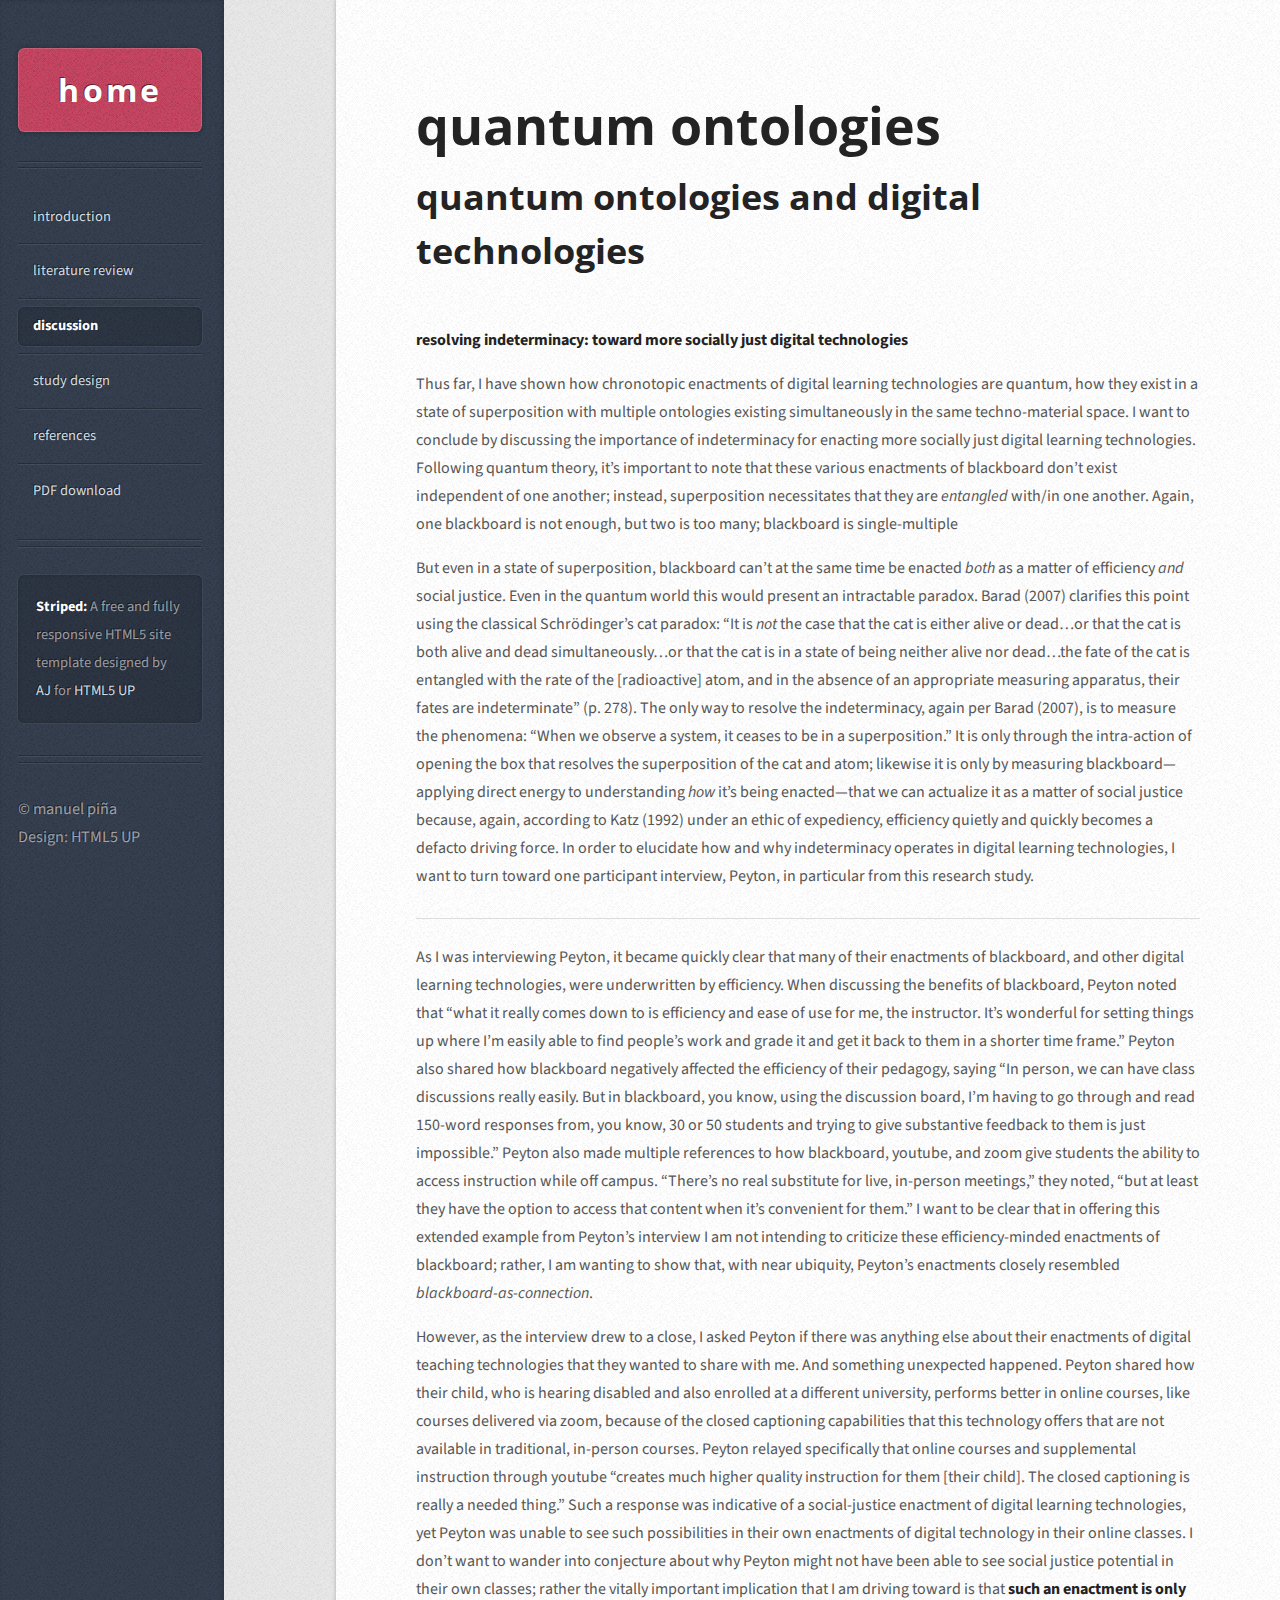
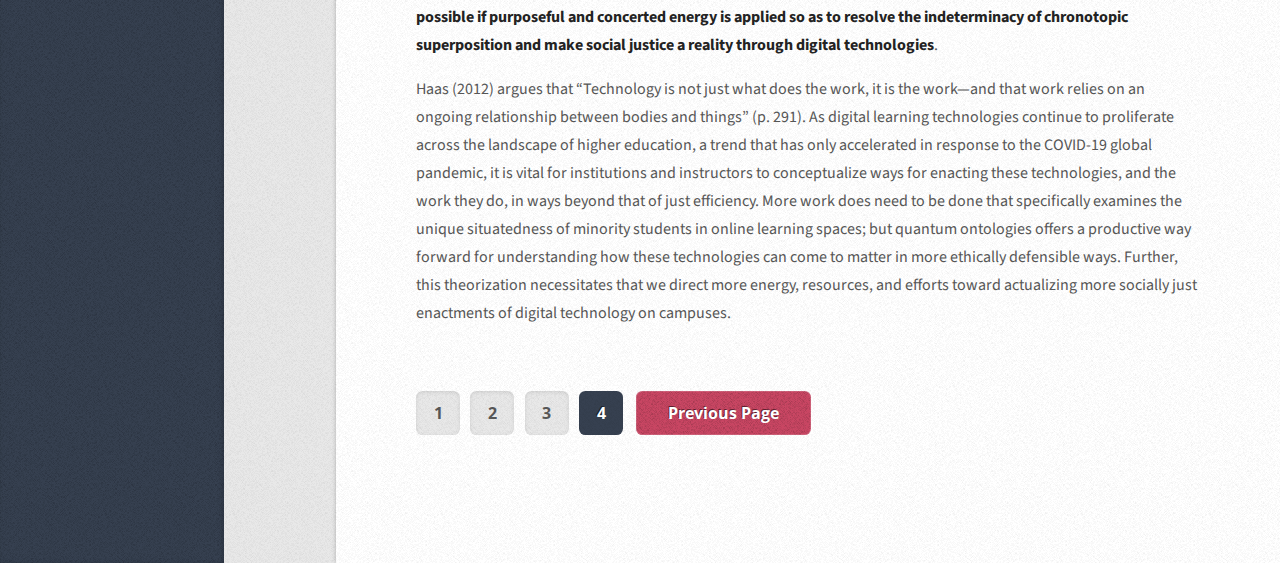
<file: quantum_ontologies/quantum_discussion_p4.html>
<!DOCTYPE HTML>
<!--
	Striped by HTML5 UP
	html5up.net | @ajlkn
	Free for personal and commercial use under the CCA 3.0 license (html5up.net/license)
-->
<html>
	<head>
		<title>Quantum Ontologies</title>
		<meta charset="utf-8" />
		<meta name="viewport" content="width=device-width, initial-scale=1, user-scalable=no" />
		<link rel="stylesheet" href="assets/css/main.css" />
	</head>
	<body class="is-preload">

		<!-- Content -->
			<div id="content">
				<div class="inner">

					<!-- Post -->
						<article class="box post post-excerpt">
							<header>
								<!--
									Note: Titles and subtitles will wrap automatically when necessary, so don't worry
									if they get too long. You can also remove the <p> entirely if you don't
									need a subtitle.
								-->
								<h2>quantum ontologies</h2>
								<p><strong>quantum ontologies and digital technologies</strong></p>
							</header>
					</article>
						</div>
					
							<p><strong>resolving indeterminacy: toward more socially just digital technologies</strong></p>
					
							<p>Thus far, I have shown how chronotopic enactments of digital learning technologies are quantum, how they exist in a state of superposition with multiple ontologies existing simultaneously in the same techno-material space. I want to conclude by discussing the importance of indeterminacy for enacting more socially just digital learning technologies. Following quantum theory, it’s important to note that these various enactments of blackboard don’t exist independent of one another; instead, superposition necessitates that they are <em>entangled</em> with/in one another. Again, one blackboard is not enough, but two is too many; blackboard is single-multiple</p>
		
							<p>But even in a state of superposition, blackboard can’t at the same time be enacted <em>both</em> as a matter of efficiency <em>and</em> social justice. Even in the quantum world this would present an intractable paradox. Barad (2007) clarifies this point using the classical Schrödinger’s cat paradox: “It is <em>not</em> the case that the cat is either alive or dead…or that the cat is both alive and dead simultaneously…or that the cat is in a state of being neither alive nor dead…the fate of the cat is entangled with the rate of the [radioactive] atom, and in the absence of an appropriate measuring apparatus, their fates are indeterminate” (p. 278). The only way to resolve the indeterminacy, again per Barad (2007), is to measure the phenomena: “When we observe a system, it ceases to be in a superposition.” It is only through the intra-action of opening the box that resolves the superposition of the cat and atom; likewise it is only by measuring blackboard—applying direct energy to understanding <em>how</em> it’s being enacted—that we can actualize it as a matter of social justice because, again, according to Katz (1992) under an ethic of expediency, efficiency quietly and quickly becomes a defacto driving force. In order to elucidate how and why indeterminacy operates in digital learning technologies, I want to turn toward one participant interview, Peyton, in particular from this research study.</p>
					
							<hr>
							
							<p>As I was interviewing Peyton, it became quickly clear that many of their enactments of blackboard, and other digital learning technologies, were underwritten by efficiency. When discussing the benefits of blackboard, Peyton noted that “what it really comes down to is efficiency and ease of use for me, the instructor. It’s wonderful for setting things up where I’m easily able to find people’s work and grade it and get it back to them in a shorter time frame.” Peyton also shared how blackboard negatively affected the efficiency of their pedagogy, saying “In person, we can have class discussions really easily. But in blackboard, you know, using the discussion board, I’m having to go through and read 150-word responses from, you know, 30 or 50 students and trying to give substantive feedback to them is just impossible.” Peyton also made multiple references to how blackboard, youtube, and zoom give students the ability to access instruction while off campus. “There’s no real substitute for live, in-person meetings,” they noted, “but at least they have the option to access that content when it’s convenient for them.” I want to be clear that in offering this extended example from Peyton’s interview I am not intending to criticize these efficiency-minded enactments of blackboard; rather, I am wanting to show that, with near ubiquity, Peyton’s enactments closely resembled <em>blackboard-as-connection</em>.</p>
				
							<p>However, as the interview drew to a close, I asked Peyton if there was anything else about their enactments of digital teaching technologies that they wanted to share with me. And something unexpected happened. Peyton shared how their child, who is hearing disabled and also enrolled at a different university, performs better in online courses, like courses delivered via zoom, because of the closed captioning capabilities that this technology offers that are not available in traditional, in-person courses. Peyton relayed specifically that online courses and supplemental instruction through youtube “creates much higher quality instruction for them [their child]. The closed captioning is really a needed thing.” Such a response was indicative of a social-justice enactment of digital learning technologies, yet Peyton was unable to see such possibilities in their own enactments of digital technology in their online classes. I don’t want to wander into conjecture about why Peyton might not have been able to see social justice potential in their own classes; rather the vitally important implication that I am driving toward is that <strong>such an enactment is only possible if purposeful and concerted energy is applied so as to resolve the indeterminacy of chronotopic superposition and make social justice a reality through digital technologies</strong>.</p>
					
							<p>Haas (2012) argues that “Technology is not just what does the work, it is the work—and that work relies on an ongoing relationship between bodies and things” (p. 291). As digital learning technologies continue to proliferate across the landscape of higher education, a trend that has only accelerated in response to the COVID-19 global pandemic, it is vital for institutions and instructors to conceptualize ways for enacting these technologies, and the work they do, in ways beyond that of just efficiency. More work does need to be done that specifically examines the unique situatedness of minority students in online learning spaces; but quantum ontologies offers a productive way forward for understanding how these technologies can come to matter in more ethically defensible ways. Further, this theorization necessitates that we direct more energy, resources, and efforts toward actualizing more socially just enactments of digital technology on campuses.</p>
			
							<!-- Pagination -->
						<div class="pagination">
							<!--<a href="#" class="button previous">Previous Page</a>-->
							<div class="pages">
								<a href="quantum_discussion_p1.html">1</a>
								<a href="quantum_discussion_p2.html">2</a>
								<a href="quantum_discussion_p3.html">3</a>
								<a href="quantum_discussion_p4.html" class="active">4</a>
							</div>
							<a href="quantum_discussion_p3.html" class="button next">Previous Page</a>
						</div>
				
						</div>

		<!-- Sidebar -->
			<div id="sidebar">

				<!-- Logo -->
					<h1 id="logo"><a href="index.html">home</a></h1>

				<!-- Nav -->
					<nav id="nav">
						<ul>
							<li><a href="quantum_introduction.html">introduction</a></li>
							<li><a href="quantum_lit_review_p1.html">literature review&nbsp;</a></li>
							<li class="current"><a href="quantum_discussion_p1.html">discussion</a></li>
							<li><a href="quantum_study_design.html">study design</a></li>
							<li><a href="quantum_references.html">references</a></li>
							<li><a href="quantum_ontologies.pdf" target="_blank">PDF download</a></li>
						</ul>
					</nav>

				<!-- Text -->
					<section class="box text-style1">
						<div class="inner">
							<p>
								<strong>Striped:</strong> A free and fully responsive HTML5 site
								template designed by <a href="http://twitter.com/ajlkn">AJ</a> for <a href="http://html5up.net/">HTML5 UP</a>
							</p>
						</div>
				</section>
				<!-- Copyright -->
					<ul id="copyright">
						<li>&copy; manuel piña</li><li>Design: <a href="http://html5up.net">HTML5 UP</a></li>
					</ul>

			</div>

		<!-- Scripts -->
			<script src="assets/js/jquery.min.js"></script>
			<script src="assets/js/browser.min.js"></script>
			<script src="assets/js/breakpoints.min.js"></script>
			<script src="assets/js/util.js"></script>
			<script src="assets/js/main.js"></script>

</body>
</html>
</file>
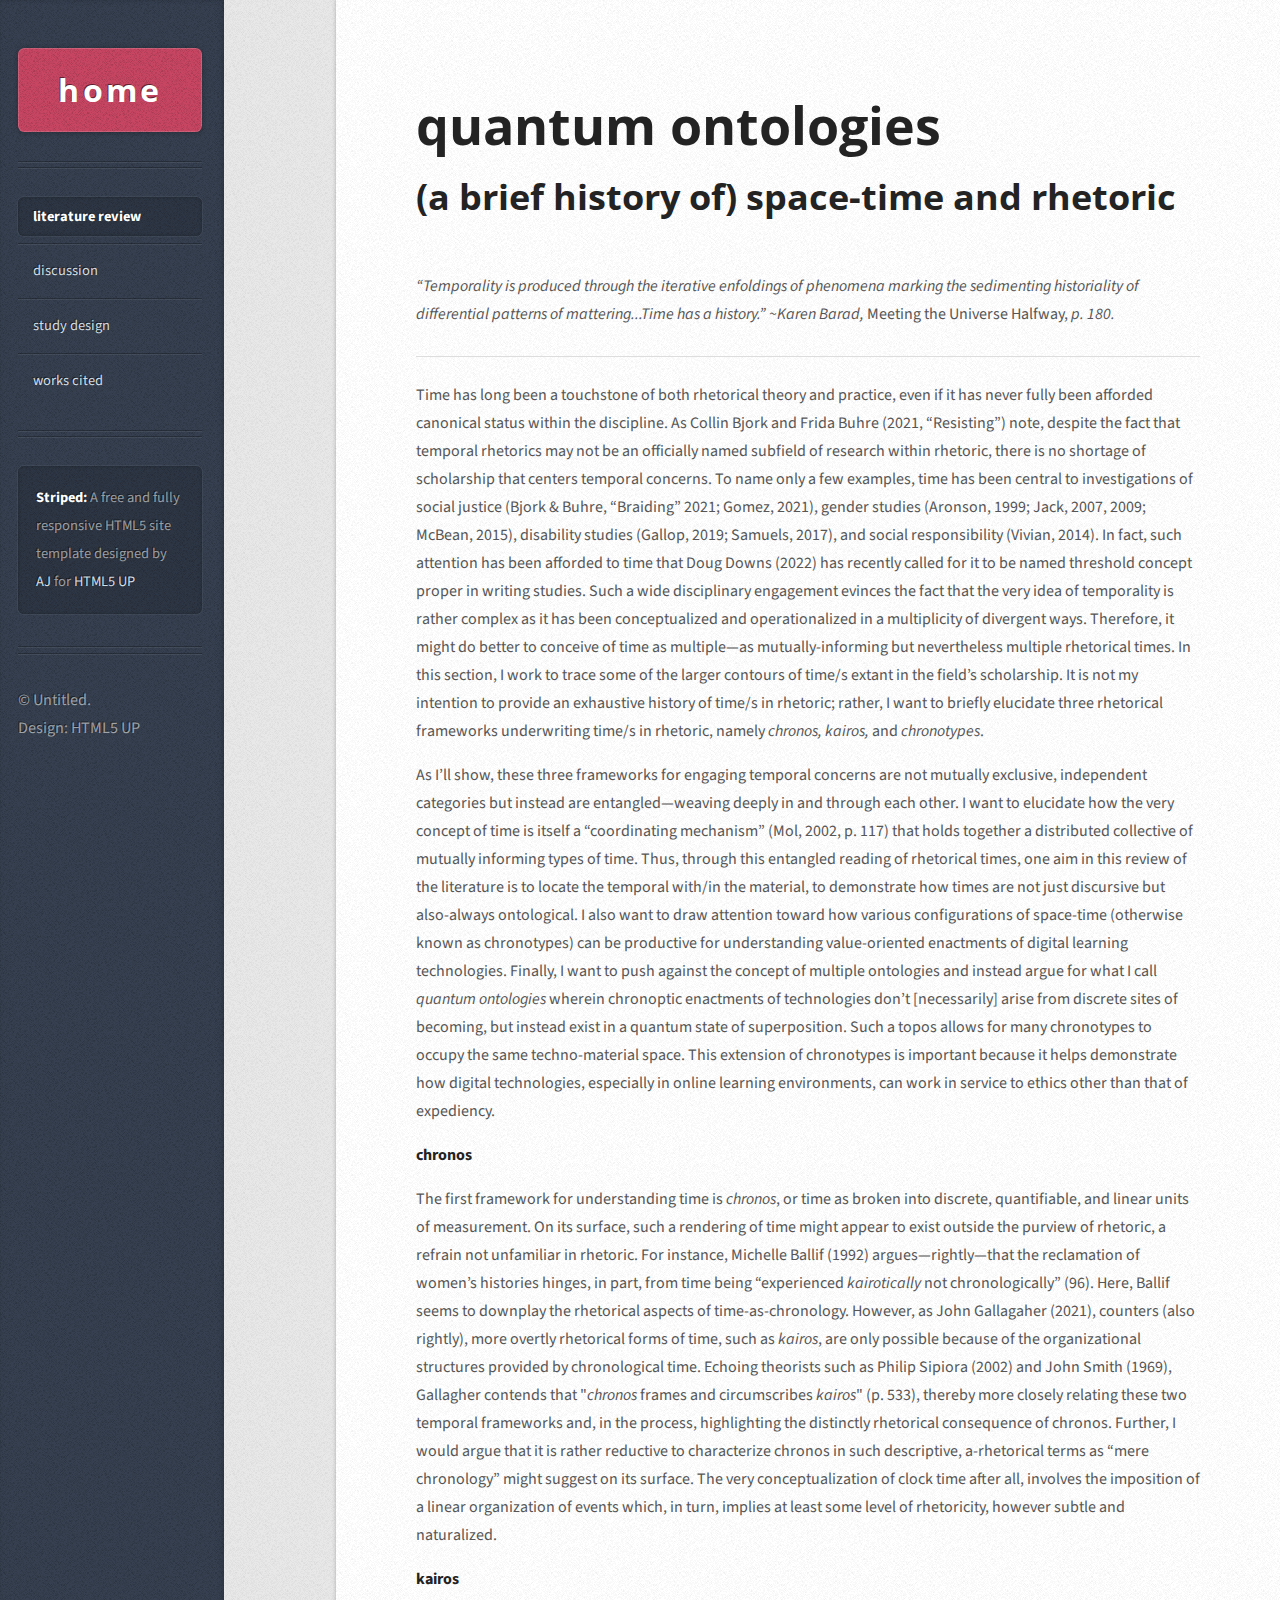
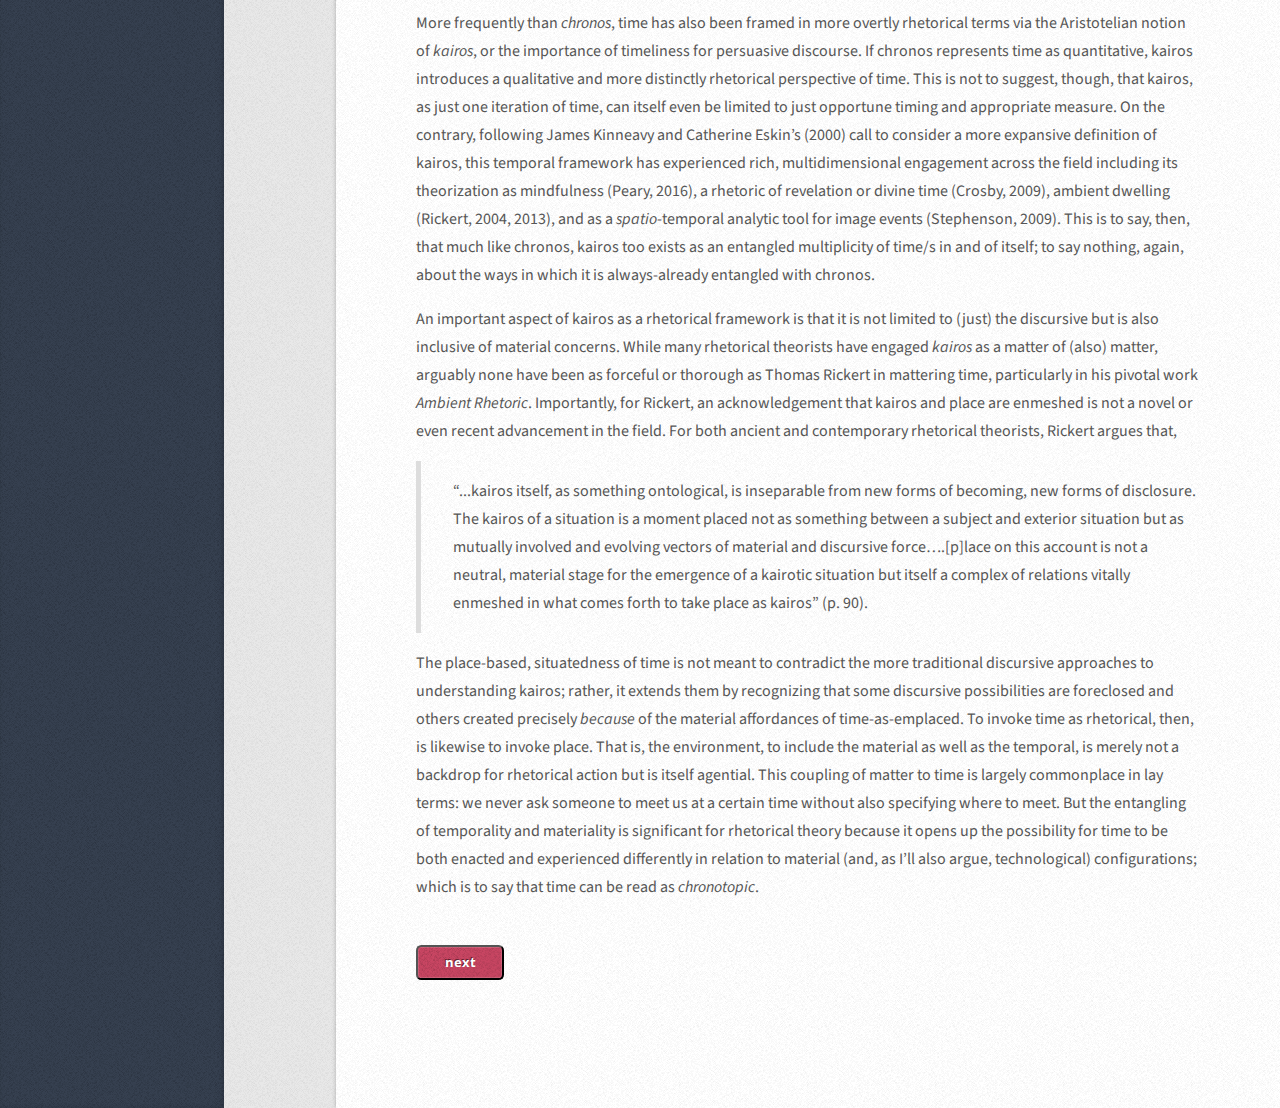
<file: quantum_ontologies/quantum_lit_review_p1.html>
<!DOCTYPE HTML>
<!--
	Striped by HTML5 UP
	html5up.net | @ajlkn
	Free for personal and commercial use under the CCA 3.0 license (html5up.net/license)
-->
<html>
	<head>
		<title>Striped by HTML5 UP</title>
		<meta charset="utf-8" />
		<meta name="viewport" content="width=device-width, initial-scale=1, user-scalable=no" />
		<link rel="stylesheet" href="assets/css/main.css" />
	</head>
	<body class="is-preload">

		<!-- Content -->
			<div id="content">
				<div class="inner">

					<!-- Post -->
						<article class="box post post-excerpt">
							<header>
								<!--
									Note: Titles and subtitles will wrap automatically when necessary, so don't worry
									if they get too long. You can also remove the <p> entirely if you don't
									need a subtitle.
								-->
								<h2>quantum ontologies</h2>
								<p><strong>(a brief history of) space-time and rhetoric</strong></p>
							</header>
						</div>
							<p><em>“Temporality is produced through the iterative enfoldings of phenomena marking the sedimenting historiality of differential patterns of mattering...Time has a history.” ~Karen Barad, </em>Meeting the Universe Halfway,<em> p. 180. </em></p>
							<hr>
					
							<p>Time has long been a touchstone of both rhetorical theory and practice, even if it has never fully been afforded canonical status within the discipline. As Collin Bjork and Frida Buhre (2021, “Resisting”) note, despite the fact that temporal rhetorics may not be an officially named subfield of research within rhetoric, there is no shortage of scholarship that centers temporal concerns. To name only a few examples, time has been central to investigations of social justice (Bjork &amp; Buhre, “Braiding” 2021; Gomez, 2021), gender studies (Aronson, 1999; Jack, 2007, 2009; McBean, 2015), disability studies (Gallop, 2019; Samuels, 2017), and social responsibility (Vivian, 2014). In fact, such attention has been afforded to time that Doug Downs (2022) has recently called for it to be named threshold concept proper in writing studies. Such a wide disciplinary engagement evinces the fact that the very idea of temporality is rather complex as it has been conceptualized and operationalized in a multiplicity of divergent ways. Therefore, it might do better to conceive of time as multiple—as mutually-informing but nevertheless multiple rhetorical times. In this section, I work to trace some of the larger contours of time/s extant in the field’s scholarship. It is not my intention to provide an exhaustive history of time/s in rhetoric; rather, I want to briefly elucidate three rhetorical frameworks underwriting time/s in rhetoric, namely <em>chronos, kairos,</em> and <em>chronotypes</em>.</p>
		
							<p>As I’ll show, these three frameworks for engaging temporal concerns are not mutually exclusive, independent categories but instead are entangled—weaving deeply in and through each other. I want to elucidate how the very concept of time is itself a “coordinating mechanism” (Mol, 2002, p. 117) that holds together a distributed collective of mutually informing types of time. Thus, through this entangled reading of rhetorical times, one aim in this review of the literature is to locate the temporal with/in the material, to demonstrate how times are not just discursive but also-always ontological. I also want to draw attention toward how various configurations of space-time (otherwise known as  chronotypes) can be productive for understanding value-oriented enactments of digital learning technologies. Finally, I want to push against the concept of multiple ontologies and instead argue for what I call <em>quantum ontologies</em> wherein chronoptic enactments of technologies don’t [necessarily] arise from discrete sites of becoming, but instead exist in a quantum state of superposition. Such a topos allows for many chronotypes to occupy the same techno-material space. This extension of chronotypes is important because it helps demonstrate how digital technologies, especially in online learning environments, can work in service to ethics other than that of expediency.</p>
							
							<p><strong>chronos</strong></p>
							<p>The first framework for understanding time is <em>chronos</em>, or time as broken into discrete, quantifiable, and linear units of measurement. On its surface, such a rendering of time might appear to exist outside the purview of rhetoric, a refrain not unfamiliar in rhetoric. For instance, Michelle Ballif (1992) argues—rightly—that the reclamation of women’s histories hinges, in part, from time being “experienced <em>kairotically</em> not chronologically” (96). Here, Ballif seems to downplay the rhetorical aspects of time-as-chronology. However, as John Gallagaher (2021), counters (also rightly), more overtly rhetorical forms of time, such as <em>kairos</em>, are only possible because of the organizational structures provided by chronological time. Echoing theorists such as Philip Sipiora (2002) and John Smith (1969), Gallagher contends that "<em>chronos</em> frames and circumscribes <em>kairos</em>" (p. 533), thereby more closely relating these two temporal frameworks and, in the process, highlighting the distinctly rhetorical consequence of chronos. Further, I would argue that it is rather reductive to characterize chronos in such descriptive, a-rhetorical terms as “mere chronology” might suggest on its surface. The very conceptualization of clock time after all, involves the imposition of a linear organization of events which, in turn, implies at least some level of rhetoricity, however subtle and naturalized.</p>
							
							<p><strong>kairos</strong></p>
					
							<p>More frequently than <em>chronos</em>, time has also been framed in more overtly rhetorical terms via the Aristotelian notion of <em>kairos</em>, or the importance of timeliness for persuasive discourse. If chronos represents time as quantitative, kairos introduces a qualitative and more distinctly rhetorical perspective of time. This is not to suggest, though, that kairos, as just one iteration of time, can itself even be limited to just opportune timing and appropriate measure. On the contrary, following James Kinneavy and Catherine Eskin’s (2000) call to consider a more expansive definition of kairos, this temporal framework has experienced rich, multidimensional engagement across the field including its theorization as mindfulness (Peary, 2016), a rhetoric of revelation or divine time (Crosby, 2009), ambient dwelling (Rickert, 2004, 2013), and as a <em>spatio</em>-temporal analytic tool for image events (Stephenson, 2009). This is to say, then, that much like chronos, kairos too exists as an entangled multiplicity of time/s in and of itself; to say nothing, again, about the ways in which it is always-already entangled with chronos.</p>
							<p>An important aspect of kairos as a rhetorical framework is that it is not limited to (just) the discursive but is also inclusive of material concerns. While many rhetorical theorists have engaged <em>kairos</em> as a matter of (also) matter, arguably none have been as forceful or thorough as Thomas Rickert in mattering time, particularly in his pivotal work <em>Ambient Rhetoric</em>. Importantly, for Rickert, an acknowledgement that kairos and place are enmeshed is not a novel or even recent advancement in the field. For both ancient and contemporary rhetorical theorists, Rickert argues that,</p>
					
							<p><blockquote>“...kairos itself, as something ontological, is inseparable from new forms of becoming, new forms of disclosure. The kairos of a situation is a moment placed not as something between a subject and exterior situation but as mutually involved and evolving vectors of material and discursive force….[p]lace on this account is not a neutral, material stage for the emergence of a kairotic situation but itself a complex of relations vitally enmeshed in what comes forth to take place as kairos” (p. 90).</blockquote></p>
				
							<p>The place-based, situatedness of time is not meant to contradict the more traditional discursive approaches to understanding kairos; rather, it extends them by recognizing that some discursive possibilities are foreclosed and others created precisely <em>because</em> of the material affordances of time-as-emplaced. To invoke time as rhetorical, then, is likewise to invoke place. That is, the environment, to include the material as well as the temporal, is merely not a backdrop for rhetorical action but is itself agential. This coupling of matter to time is largely commonplace in lay terms: we never ask someone to meet us at a certain time without also specifying where to meet. But the entangling of temporality and materiality is significant for rhetorical theory because it opens up the possibility for time to be both enacted and experienced differently in relation to material (and, as I’ll also argue, technological) configurations; which is to say that time can be read as <em>chronotopic</em>.</p>
							
							<br>
				
							<a href="quantum_lit_review_p2.html"><button type="button">next</button></a>
				
						</div>

		<!-- Sidebar -->
			<div id="sidebar">

				<!-- Logo -->
					<h1 id="logo"><a href="index.html">home</a></h1>

				<!-- Nav -->
					<nav id="nav">
						<ul>
							<li class="current"><a href="quantum_lit_review_p1.html">literature review&nbsp;</a></li>
							<li><a href="#">discussion</a></li>
							<li><a href="quantum_study_design.html">study design</a></li>
							<li><a href="#">works cited</a></li>
						</ul>
					</nav>

				<!-- Text -->
					<section class="box text-style1">
						<div class="inner">
							<p>
								<strong>Striped:</strong> A free and fully responsive HTML5 site
								template designed by <a href="http://twitter.com/ajlkn">AJ</a> for <a href="http://html5up.net/">HTML5 UP</a>
							</p>
						</div>
				</section>
				<!-- Copyright -->
					<ul id="copyright">
						<li>&copy; Untitled.</li><li>Design: <a href="http://html5up.net">HTML5 UP</a></li>
					</ul>

			</div>

		<!-- Scripts -->
			<script src="assets/js/jquery.min.js"></script>
			<script src="assets/js/browser.min.js"></script>
			<script src="assets/js/breakpoints.min.js"></script>
			<script src="assets/js/util.js"></script>
			<script src="assets/js/main.js"></script>

</body>
</html>
</file>
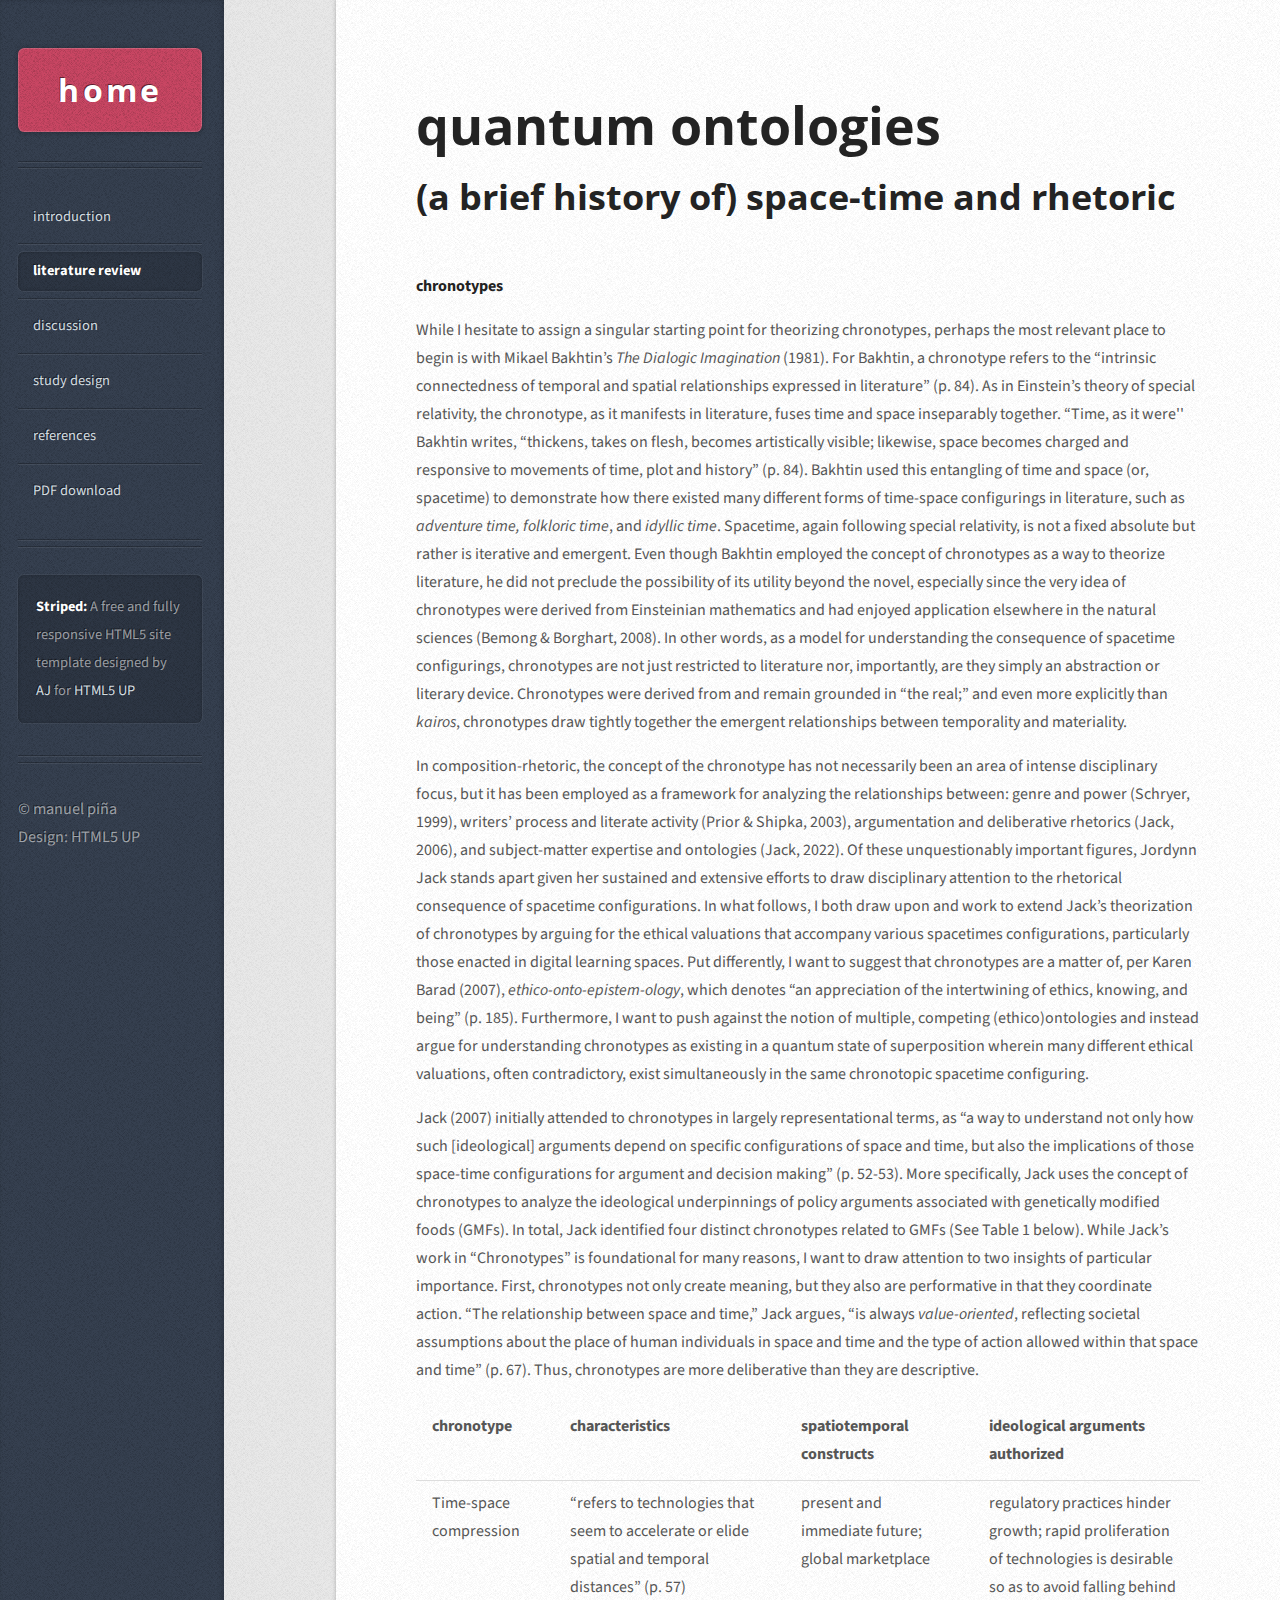
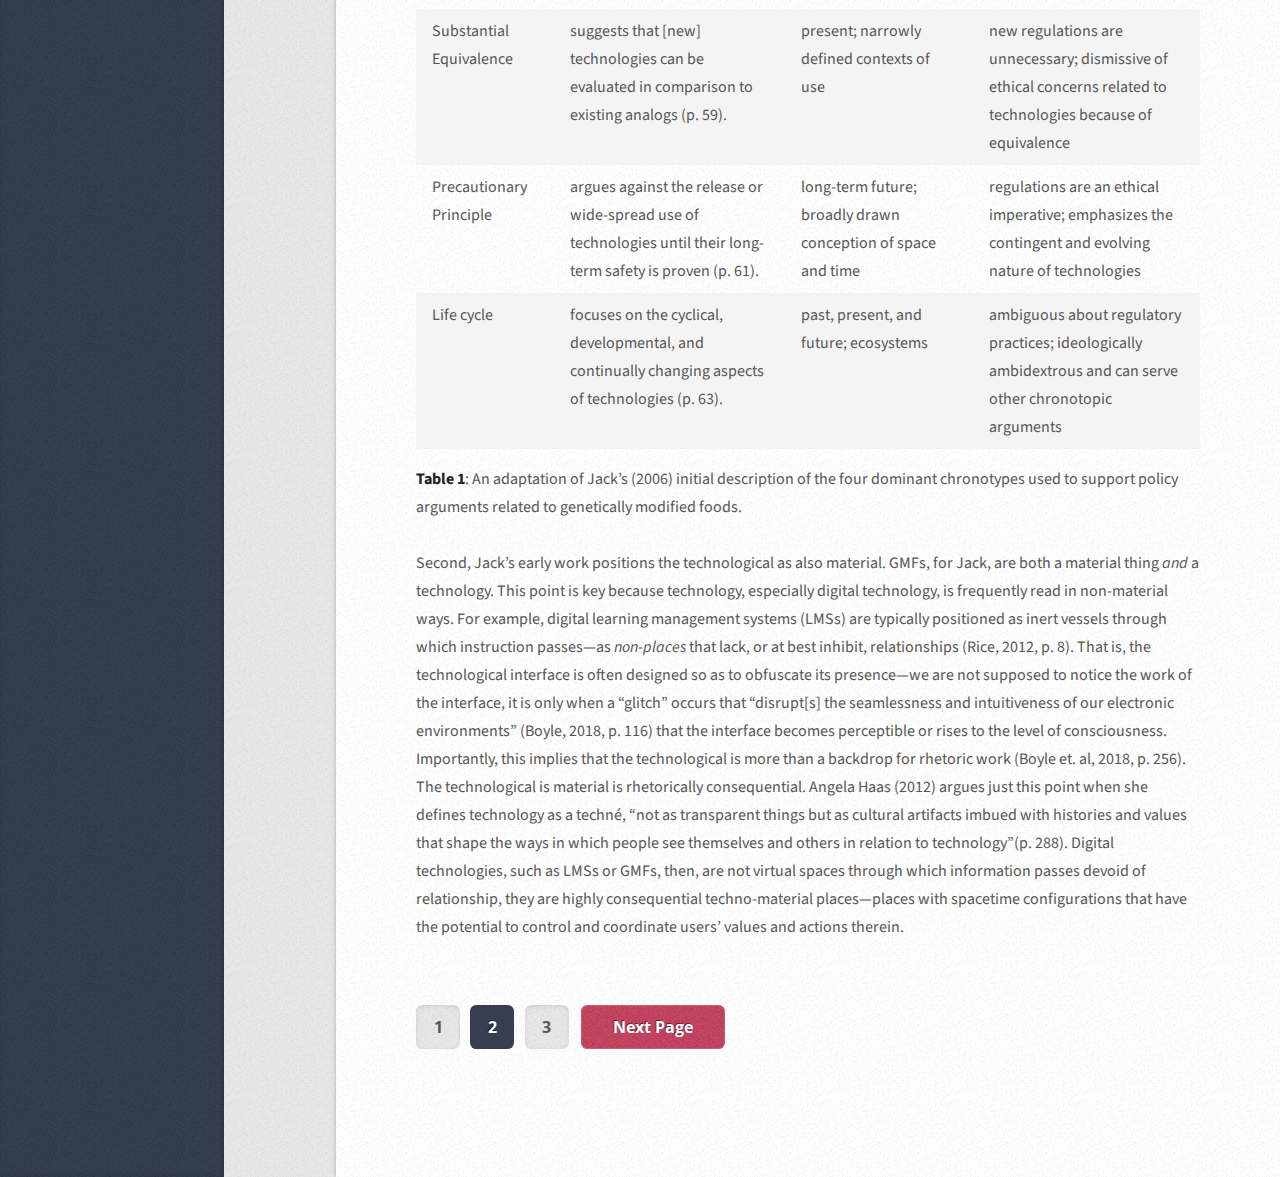
<file: quantum_ontologies/quantum_lit_review_p2.html>
<!DOCTYPE HTML>
<!--
	Striped by HTML5 UP
	html5up.net | @ajlkn
	Free for personal and commercial use under the CCA 3.0 license (html5up.net/license)
-->
<html>
	<head>
		<title>Quantum Ontologies</title>
		<meta charset="utf-8" />
		<meta name="viewport" content="width=device-width, initial-scale=1, user-scalable=no" />
		<link rel="stylesheet" href="assets/css/main.css" />
	</head>
	<body class="is-preload">

		<!-- Content -->
			<div id="content">
				<div class="inner">

					<!-- Post -->
						<article class="box post post-excerpt">
							<header>
								<!--
									Note: Titles and subtitles will wrap automatically when necessary, so don't worry
									if they get too long. You can also remove the <p> entirely if you don't
									need a subtitle.
								-->
								<h2>quantum ontologies</h2>
								<p><strong>(a brief history of) space-time and rhetoric</strong></p>
							</header>
					</article>

				</div>
							<p><strong>chronotypes</strong></p>
							<p>While I hesitate to assign a singular starting point for theorizing chronotypes, perhaps the most relevant place to begin is with Mikael Bakhtin’s <em>The Dialogic Imagination</em> (1981). For Bakhtin, a chronotype refers to the “intrinsic connectedness of temporal and spatial relationships expressed in literature” (p. 84). As in Einstein’s theory of special relativity, the chronotype, as it manifests in literature, fuses time and space inseparably together. “Time, as it were'' Bakhtin writes, “thickens, takes on flesh, becomes artistically visible; likewise, space becomes charged and responsive to movements of time, plot and history” (p. 84). Bakhtin used this entangling of time and space (or, spacetime) to demonstrate how there existed many different forms of time-space configurings in literature, such as <em>adventure time, folkloric time</em>, and <em>idyllic time</em>. Spacetime, again following special relativity, is not a fixed absolute but rather is iterative and emergent. Even though Bakhtin employed the concept of chronotypes as a way to theorize literature, he did not preclude the possibility of its utility beyond the novel, especially since the very idea of chronotypes were derived from Einsteinian mathematics and had enjoyed application elsewhere in the natural sciences (Bemong &amp; Borghart, 2008). In other words, as a model for understanding the consequence of spacetime configurings, chronotypes are not just restricted to literature nor, importantly, are they simply an abstraction or literary device. Chronotypes were derived from and remain grounded in “the real;” and even more explicitly than <em>kairos</em>, chronotypes draw tightly together the emergent relationships between temporality and materiality.</p>
		
							<p>In composition-rhetoric, the concept of the chronotype has not necessarily been an area of intense disciplinary focus, but it has been employed as a framework for analyzing the relationships between: genre and power (Schryer, 1999), writers’ process and literate activity (Prior &amp; Shipka, 2003), argumentation and deliberative rhetorics (Jack, 2006), and subject-matter expertise and ontologies (Jack, 2022). Of these unquestionably important figures, Jordynn Jack stands apart given her sustained and extensive efforts to draw disciplinary attention to the rhetorical consequence of spacetime configurations. In what follows, I both draw upon and work to extend Jack’s theorization of chronotypes by arguing for the ethical valuations that accompany various spacetimes configurations, particularly those enacted in digital learning spaces. Put differently, I want to suggest that chronotypes are a matter of, per Karen Barad (2007), <em>ethico-onto-epistem-ology</em>, which denotes “an appreciation of the intertwining of ethics, knowing, and being” (p. 185). Furthermore, I want to push against the notion of multiple, competing (ethico)ontologies and instead argue for understanding chronotypes as existing in a quantum state of superposition wherein many different ethical  valuations, often contradictory, exist simultaneously in the same chronotopic spacetime configuring. </p>
							
							<p>Jack (2007) initially attended to chronotypes in largely representational terms, as “a way to understand not only how such [ideological] arguments depend on specific configurations of space and time, but also the implications of those space-time configurations for argument and decision making” (p. 52-53). More specifically, Jack uses the concept of chronotypes to analyze the ideological underpinnings of policy arguments associated with genetically modified foods (GMFs). In total, Jack identified four distinct chronotypes related to GMFs (See Table 1 below). While Jack’s work in “Chronotypes” is foundational for many reasons, I want to draw attention to two insights of particular importance. First, chronotypes not only create meaning, but they also are performative in that they coordinate action. “The relationship between space and time,” Jack argues, “is always <em>value-oriented</em>, reflecting societal assumptions about the place of human individuals in space and time and the type of action allowed within that space and time” (p. 67). Thus, chronotypes are more deliberative than they are descriptive.</p>
				
							<table>
    							<thead>
									<th>chronotype</th>
									<th>characteristics</th>
									<th>spatiotemporal constructs</th>
									<th>ideological arguments authorized</th>
    							</thead>
   								<tbody>
									<tr>
										<td>Time-space compression</td>
										<td>“refers to technologies that seem to accelerate or elide spatial and temporal distances” (p. 57)</td>
										<td>present and immediate future; global marketplace</td>
										<td>regulatory practices hinder growth; rapid proliferation of technologies is desirable so as to avoid falling behind</td>
									</tr>
									<tr>
										<td>Substantial Equivalence</td>
										<td>suggests that [new] technologies can be evaluated in comparison to existing analogs (p. 59). </td>
										<td>present; narrowly defined contexts of use</td>
										<td>new regulations are unnecessary; dismissive of ethical concerns related to technologies because of equivalence</td>
									</tr>
									<tr>
										<td>Precautionary Principle</td>
										<td>argues against the release or wide-spread use of technologies until their long-term safety is proven (p. 61).</td>
										<td>long-term future; broadly drawn conception of space and time </td>
										<td>regulations are an ethical imperative; emphasizes the contingent and evolving nature of technologies</td>
									</tr>
									<tr>
										<td>Life cycle</td>
										<td>focuses on the cyclical, developmental, and continually changing aspects of technologies (p. 63).</td>
										<td>past, present, and future; ecosystems </td>
										<td>ambiguous about regulatory practices; ideologically ambidextrous and can serve other chronotopic arguments</td>
									</tr>
    							</tbody>
							</table>
							<caption><b>Table 1</b>: An adaptation of Jack’s (2006) initial description of the four dominant chronotypes used to support policy arguments related to genetically modified foods. </caption>
							
							<br>
							<br>
							
							<p>Second, Jack’s early work positions the technological as also material. GMFs, for Jack, are both a material thing <em>and</em> a technology. This point is key because technology, especially digital technology, is frequently read in non-material ways. For example, digital learning management systems (LMSs) are typically positioned as inert vessels through which instruction passes—as <em>non-places</em> that lack, or at best inhibit, relationships (Rice, 2012, p. 8). That is, the technological interface is often designed so as to obfuscate its presence—we are not supposed to notice the work of the interface, it is only when a “glitch” occurs that “disrupt[s] the seamlessness and intuitiveness of our electronic environments” (Boyle, 2018, p. 116) that the interface becomes perceptible or rises to the level of consciousness. Importantly, this implies that the technological is more than a backdrop for rhetoric work (Boyle et. al, 2018, p. 256). The technological is material is rhetorically consequential. Angela Haas (2012) argues just this point when she defines technology as a techné, “not as transparent things but as cultural artifacts imbued with histories and values that shape the ways in which people see themselves and others in relation to technology”(p. 288). Digital technologies, such as LMSs or GMFs, then, are not virtual spaces through which information passes devoid of relationship, they are highly consequential techno-material places—places with spacetime configurations that have the potential to control and coordinate users’ values and actions therein.</p>
							
							<!-- Pagination -->
						<div class="pagination">
							<!--<a href="#" class="button previous">Previous Page</a>-->
							<div class="pages">
								<a href="quantum_lit_review_p1.html">1</a>
								<a href="quantum_lit_review_p2.html" class="active">2</a>
								<a href="quantum_lit_review_p3.html">3</a>
							</div>
							<a href="quantum_lit_review_p3.html" class="button next">Next Page</a>
						</div>
				
						</div>

		<!-- Sidebar -->
			<div id="sidebar">

				<!-- Logo -->
					<h1 id="logo"><a href="index.html">home</a></h1>

				<!-- Nav -->
					<nav id="nav">
						<ul>
							<li><a href="quantum_introduction.html">introduction</a></li>
							<li class="current"><a href="quantum_lit_review_p1.html">literature review&nbsp;</a></li>
							<li><a href="quantum_discussion_p1.html">discussion</a></li>
							<li><a href="quantum_study_design.html">study design</a></li>
							<li><a href="quantum_references.html">references</a></li>
							<li><a href="quantum_ontologies.pdf" target="_blank">PDF download</a></li>
						</ul>
					</nav>

				<!-- Text -->
					<section class="box text-style1">
						<div class="inner">
							<p>
								<strong>Striped:</strong> A free and fully responsive HTML5 site
								template designed by <a href="http://twitter.com/ajlkn">AJ</a> for <a href="http://html5up.net/">HTML5 UP</a>
							</p>
						</div>
				</section>
				<!-- Copyright -->
					<ul id="copyright">
						<li>&copy; manuel piña</li><li>Design: <a href="http://html5up.net">HTML5 UP</a></li>
					</ul>

			</div>

		<!-- Scripts -->
			<script src="assets/js/jquery.min.js"></script>
			<script src="assets/js/browser.min.js"></script>
			<script src="assets/js/breakpoints.min.js"></script>
			<script src="assets/js/util.js"></script>
			<script src="assets/js/main.js"></script>

</body>
</html>
</file>
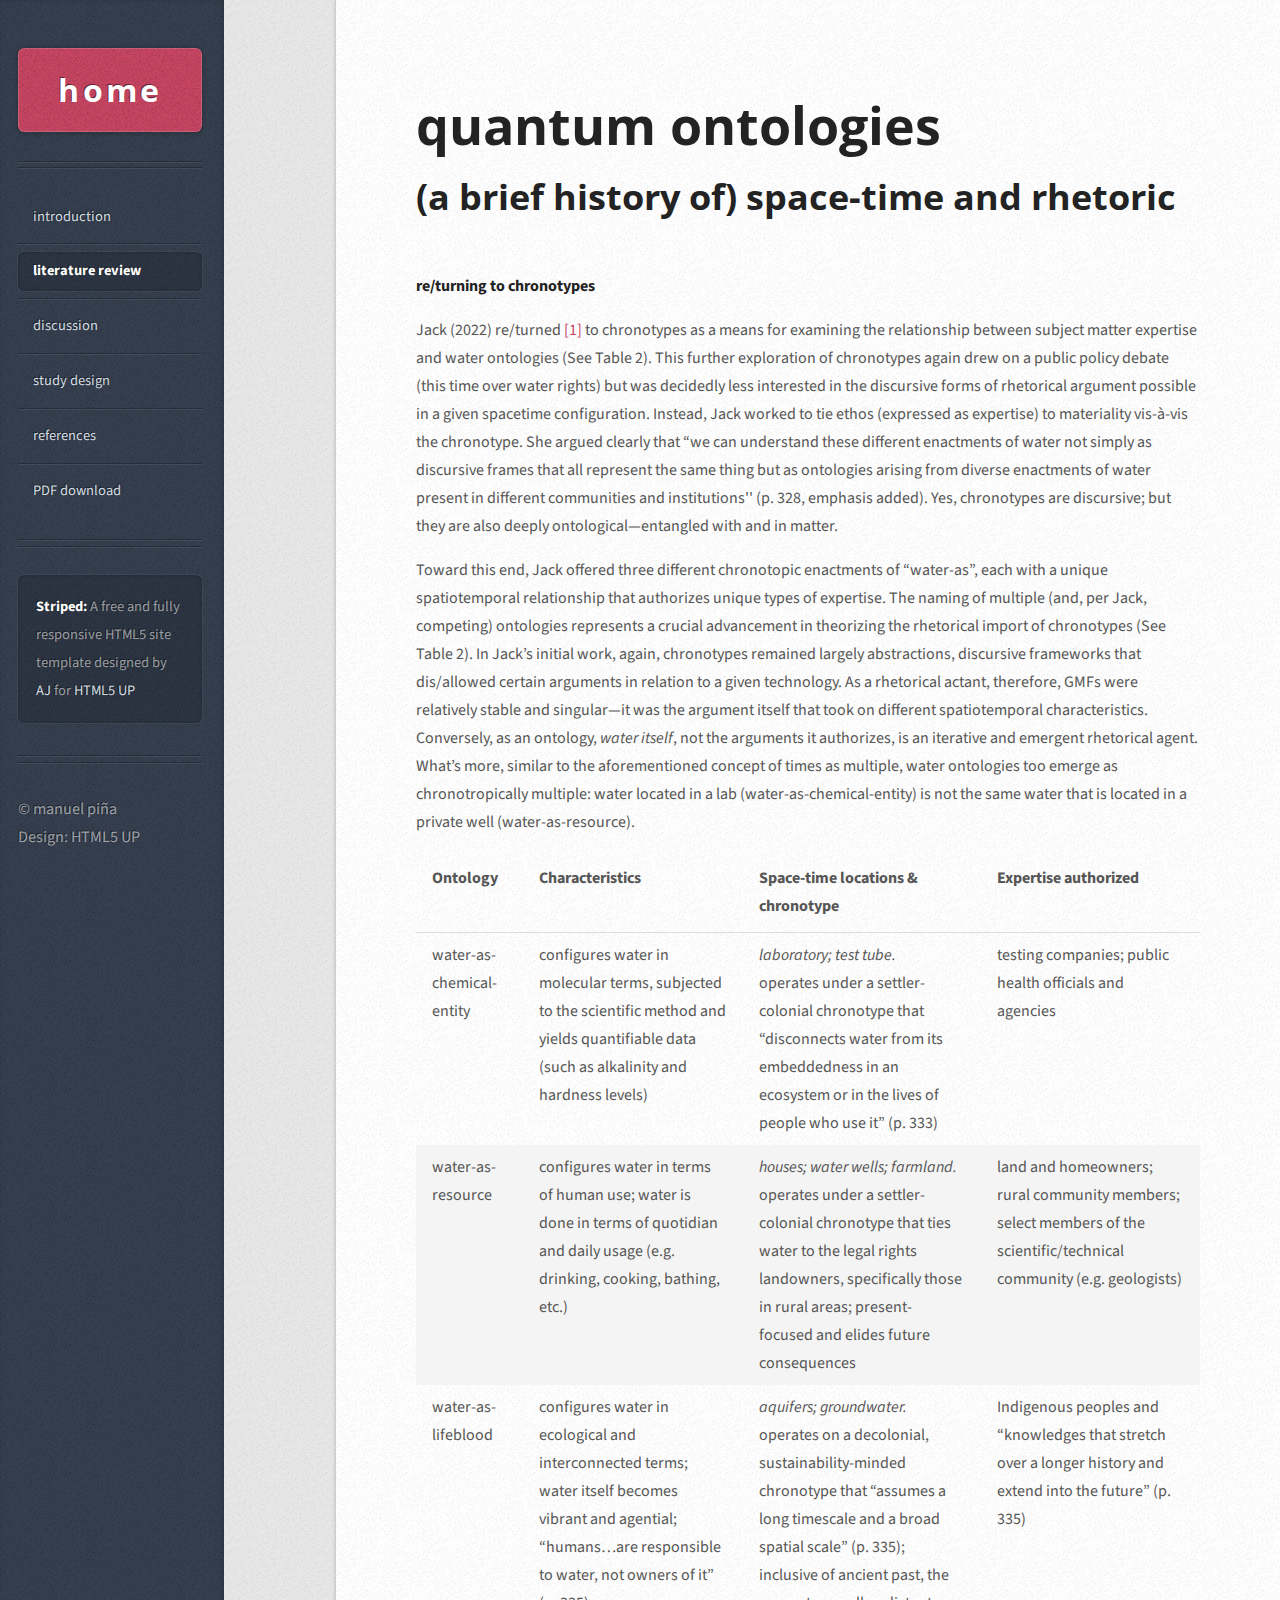
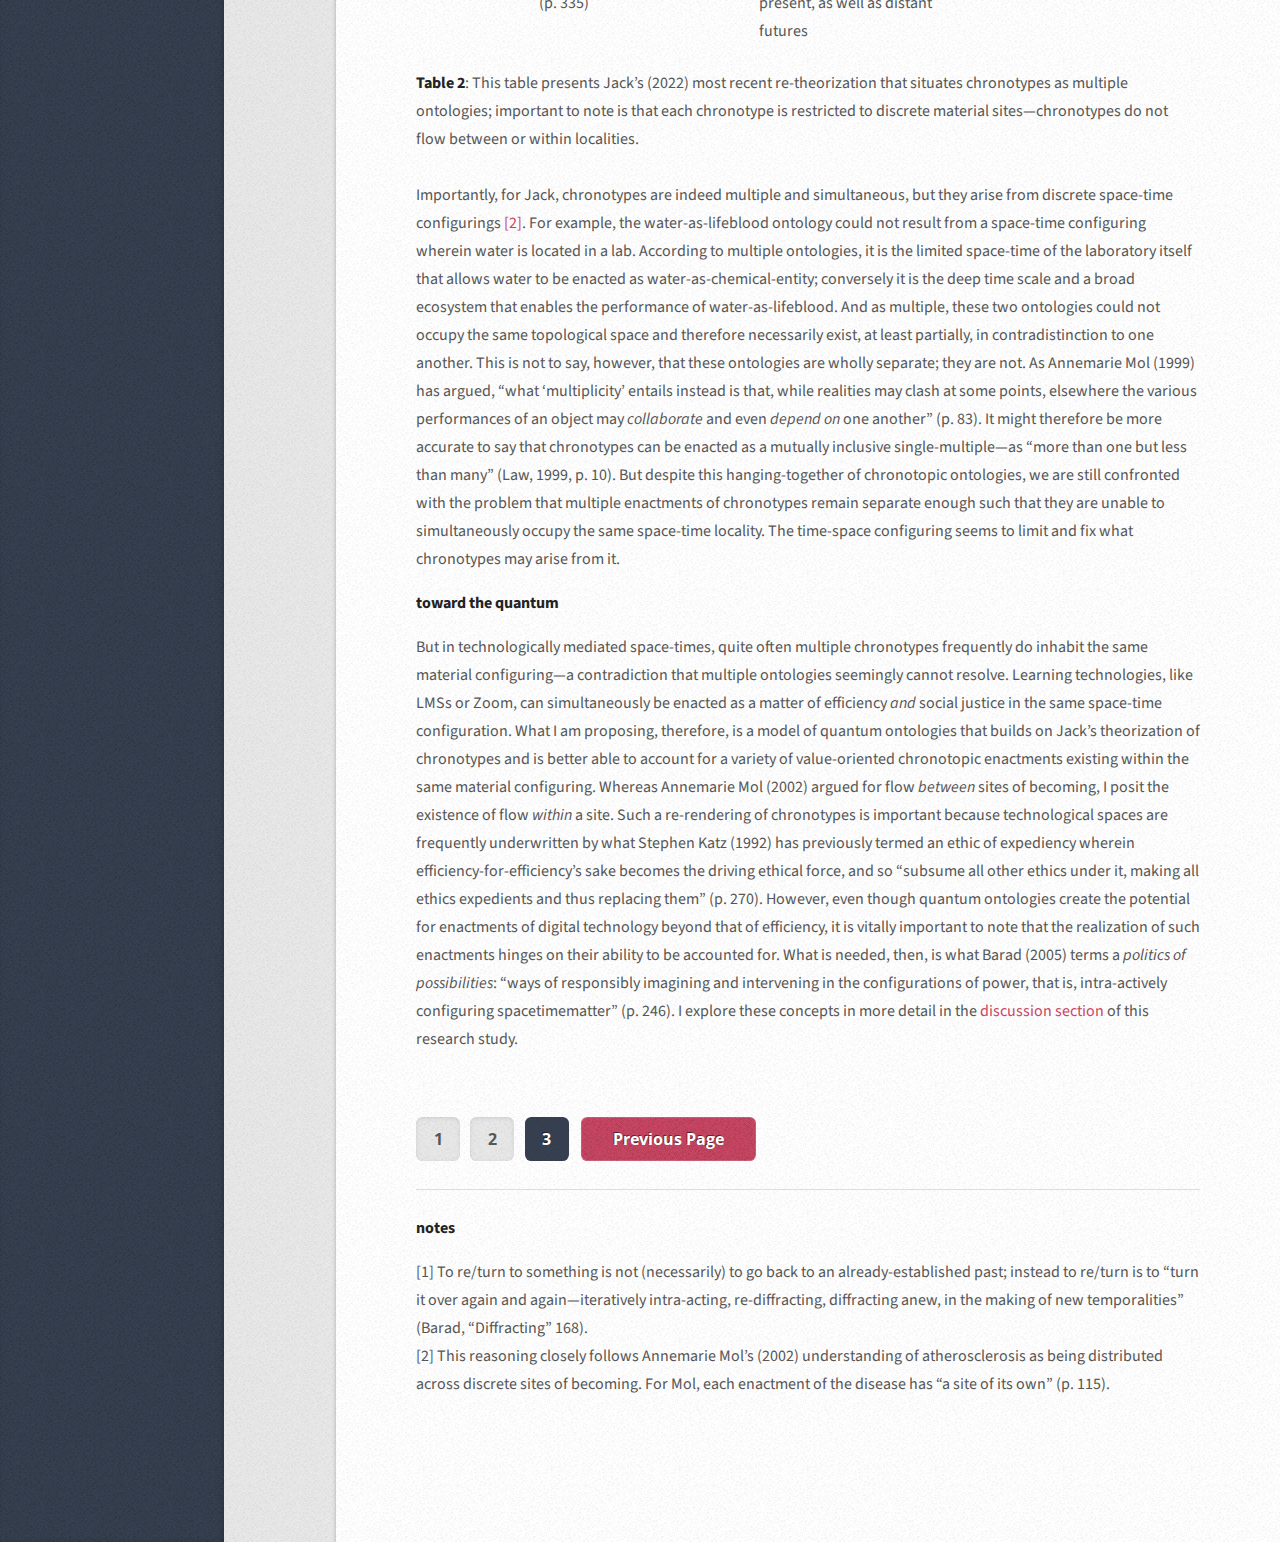
<file: quantum_ontologies/quantum_lit_review_p3.html>
<!DOCTYPE HTML>
<!--
	Striped by HTML5 UP
	html5up.net | @ajlkn
	Free for personal and commercial use under the CCA 3.0 license (html5up.net/license)
-->
<html>
	<head>
		<title>Striped by HTML5 UP</title>
		<meta charset="utf-8" />
		<meta name="viewport" content="width=device-width, initial-scale=1, user-scalable=no" />
		<link rel="stylesheet" href="assets/css/main.css" />
	</head>
	<body class="is-preload">

		<!-- Content -->
			<div id="content">
				<div class="inner">

					<!-- Post -->
						<article class="box post post-excerpt">
							<header>
								<!--
									Note: Titles and subtitles will wrap automatically when necessary, so don't worry
									if they get too long. You can also remove the <p> entirely if you don't
									need a subtitle.
								-->
								<h2>quantum ontologies</h2>
								<p><strong>(a brief history of) space-time and rhetoric</strong></p>
							</header>
					</article>
						</div>		
							<p><strong>re/turning to chronotypes</strong></p>
					
							<p>Jack (2022) re/turned <a href="#note1" id="ref1" title="To re/turn to something is not (necessarily) to go back to an already-established past; instead to re/turn is to “turn it over again and again—iteratively intra-acting, re-diffracting, diffracting anew, in the making of new temporalities” (Barad, “Diffracting” 168).">[1]</a> to chronotypes as a means for examining the relationship between subject matter expertise and water ontologies (See Table 2). This further exploration of chronotypes again drew on a public policy debate (this time over water rights) but was decidedly less interested in the discursive forms of rhetorical argument possible in a given spacetime configuration. Instead, Jack worked to tie ethos (expressed as expertise) to materiality vis-à-vis the chronotype. She argued clearly that “we can understand these different enactments of water not simply as discursive frames that all represent the same thing but as ontologies arising from diverse enactments of water present in different communities and institutions'' (p. 328, emphasis added). Yes, chronotypes are discursive; but they are also deeply ontological—entangled with and in matter.</p>
				
							<p>Toward this end, Jack offered three different chronotopic enactments of “water-as”, each with a unique spatiotemporal relationship that authorizes unique types of expertise. The naming of multiple (and, per Jack, competing) ontologies represents a crucial advancement in theorizing the rhetorical import of chronotypes (See Table 2). In Jack’s initial work, again, chronotypes remained largely abstractions, discursive frameworks that dis/allowed certain arguments in relation to a given technology. As a rhetorical actant, therefore, GMFs were relatively stable and singular—it was the argument itself that took on different spatiotemporal characteristics. Conversely, as an ontology, <em>water itself</em>, not the arguments it authorizes, is an iterative and emergent rhetorical agent. What’s more, similar to the aforementioned concept of times as multiple, water ontologies too emerge as chronotropically multiple: water located in a lab (water-as-chemical-entity) is not the same water that is located in a private well (water-as-resource).</p>
				
							<table>
    							<thead>
									<th>Ontology</th>
									<th>Characteristics</th>
									<th>Space-time locations &amp; chronotype</th>
									<th>Expertise authorized</th>
    							</thead>
   								<tbody>
									<tr>
										<td>water-as-chemical-entity</td>
										<td>configures water in molecular terms, subjected to the scientific method and yields quantifiable data (such as alkalinity and hardness levels)</td>
										<td><em>laboratory; test tube.</em><br>operates under a settler-colonial chronotype that  “disconnects water from its embeddedness in an ecosystem or in the lives of people who use it” (p. 333)</td>
										<td>testing companies; public health officials and agencies</td>
									</tr>
									<tr>
										<td>water-as-resource</td>
										<td>configures water in terms of human use; water is done in terms of quotidian and daily  usage (e.g. drinking, cooking, bathing, etc.)</td>
										<td><em>houses; water wells; farmland.</em><br>operates under a settler-colonial chronotype that ties water to the legal rights landowners, specifically those in rural areas; present-focused and elides future consequences</td>
										<td>land and homeowners; rural community members; select members of the scientific/technical community (e.g. geologists)</td>
									</tr>
									<tr>
										<td>water-as-lifeblood</td>
										<td>configures water in ecological and interconnected terms; water itself becomes vibrant and agential; “humans…are responsible to water, not owners of it” (p. 335)</td>
										<td><em>aquifers; groundwater.</em><br>operates on a decolonial, sustainability-minded  chronotype that “assumes a long timescale  and a broad spatial scale” (p. 335); inclusive of ancient past, the present, as well as distant futures</td>
										<td>Indigenous peoples and “knowledges that stretch over a longer history and extend into the future” (p. 335)</td>
									</tr>
    							</tbody>
							</table>
							<caption><b>Table 2</b>: This table presents Jack’s (2022) most recent re-theorization that situates chronotypes as multiple ontologies; important to note is that each chronotype is restricted to discrete material sites—chronotypes do not flow between or within localities. </caption>
							
							<br>
							<br>
					
							<p>Importantly, for Jack, chronotypes are indeed multiple and simultaneous, but they arise from discrete space-time configurings <a href="#note2" id="ref2" title="This reasoning closely follows Annemarie Mol’s (2002) understanding of atherosclerosis as being distributed across discrete sites of becoming. For Mol, each enactment of the disease has “a site of its own” (p. 115).">[2]</a>. For example, the water-as-lifeblood ontology could not result from a space-time configuring wherein water is located in a lab. According to multiple ontologies, it is the limited space-time of the laboratory itself that allows water to be enacted as water-as-chemical-entity; conversely it is the deep time scale and a broad ecosystem that enables the performance of water-as-lifeblood. And as multiple, these two ontologies could not occupy the same topological space and therefore necessarily exist, at least partially, in contradistinction to one another. This is not to say, however, that these ontologies are wholly separate; they are not. As Annemarie Mol (1999) has argued, “what ‘multiplicity’ entails instead is that, while realities may clash at some points, elsewhere the various performances of an object may <em>collaborate</em> and even <em>depend on</em> one another” (p. 83). It might therefore be more accurate to say that chronotypes can be enacted as a mutually inclusive single-multiple—as “more than one but less than many” (Law, 1999, p. 10). But despite this hanging-together of chronotopic ontologies, we are still confronted with the problem that multiple enactments of chronotypes remain separate enough such that they are unable to simultaneously occupy the same space-time locality. The time-space configuring seems to limit and fix what chronotypes may arise from it.</p>
					
							<p><strong>toward the quantum</strong></p>
					
							<p>But in technologically mediated space-times, quite often multiple chronotypes frequently do inhabit the same material configuring—a contradiction that multiple ontologies seemingly cannot resolve. Learning technologies, like LMSs or Zoom, can simultaneously be enacted as a matter of efficiency <em>and</em> social justice in the same space-time configuration. What I am proposing, therefore, is a model of quantum ontologies that builds on Jack’s theorization of chronotypes and is better able to account for a variety of value-oriented chronotopic enactments existing within the same material configuring. Whereas Annemarie Mol (2002) argued for flow <em>between</em> sites of becoming, I posit the existence of flow <em>within</em> a site. Such a re-rendering of chronotypes is important because technological spaces are frequently underwritten by what Stephen Katz (1992) has previously termed an ethic of expediency wherein efficiency-for-efficiency’s sake becomes the driving ethical force, and so “subsume all other ethics under it, making all ethics expedients and thus replacing them” (p. 270). However, even though quantum ontologies create the potential for enactments of digital technology beyond that of efficiency, it is vitally important to note that the realization of such enactments hinges on their ability to be accounted for. What is needed, then, is what Barad (2005) terms a <em>politics of possibilities</em>: “ways of responsibly imagining and intervening in the configurations of power, that is, intra-actively configuring spacetimematter” (p. 246). I explore these concepts in more detail in the <a href="quantum_discussion_p1.html">discussion section</a> of this research study.</p>
							
							<!-- Pagination -->
						<div class="pagination">
							<!--<a href="#" class="button previous">Previous Page</a>-->
							<div class="pages">
								<a href="quantum_lit_review_p1.html">1</a>
								<a href="quantum_lit_review_p2.html">2</a>
								<a href="quantum_lit_review_p3.html" class="active">3</a>
							</div>
							<a href="quantum_lit_review_p2.html" class="button next">Previous Page</a>
						</div>
					
							<hr>
							<p><strong>notes</strong></p>
							<dl>
							<dt id="note1">[1] To re/turn to something is not (necessarily) to go back to an already-established past; instead to re/turn is to “turn it over again and again—iteratively intra-acting, re-diffracting, diffracting anew, in the making of new temporalities” (Barad, “Diffracting” 168).</dt>
							<dt id="note2">[2] This reasoning closely follows Annemarie Mol’s (2002) understanding of atherosclerosis as being distributed across discrete sites of becoming. For Mol, each enactment of the disease has “a site of its own” (p. 115).</dt>
							</dl>
				
						</div>

		<!-- Sidebar -->
			<div id="sidebar">

				<!-- Logo -->
					<h1 id="logo"><a href="index.html">home</a></h1>

				<!-- Nav -->
					<nav id="nav">
						<ul>
							<li><a href="quantum_introduction.html">introduction</a></li>
							<li class="current"><a href="quantum_lit_review_p1.html">literature review&nbsp;</a></li>
							<li><a href="quantum_discussion_p1.html">discussion</a></li>
							<li><a href="quantum_study_design.html">study design</a></li>
							<li><a href="quantum_references.html">references</a></li>
							<li><a href="quantum_ontologies.pdf" target="_blank">PDF download</a></li>
						</ul>
					</nav>

				<!-- Text -->
					<section class="box text-style1">
						<div class="inner">
							<p>
								<strong>Striped:</strong> A free and fully responsive HTML5 site
								template designed by <a href="http://twitter.com/ajlkn">AJ</a> for <a href="http://html5up.net/">HTML5 UP</a>
							</p>
						</div>
				</section>
				<!-- Copyright -->
					<ul id="copyright">
						<li>&copy; manuel piña</li><li>Design: <a href="http://html5up.net">HTML5 UP</a></li>
					</ul>

			</div>

		<!-- Scripts -->
			<script src="assets/js/jquery.min.js"></script>
			<script src="assets/js/browser.min.js"></script>
			<script src="assets/js/breakpoints.min.js"></script>
			<script src="assets/js/util.js"></script>
			<script src="assets/js/main.js"></script>

</body>
</html>
</file>
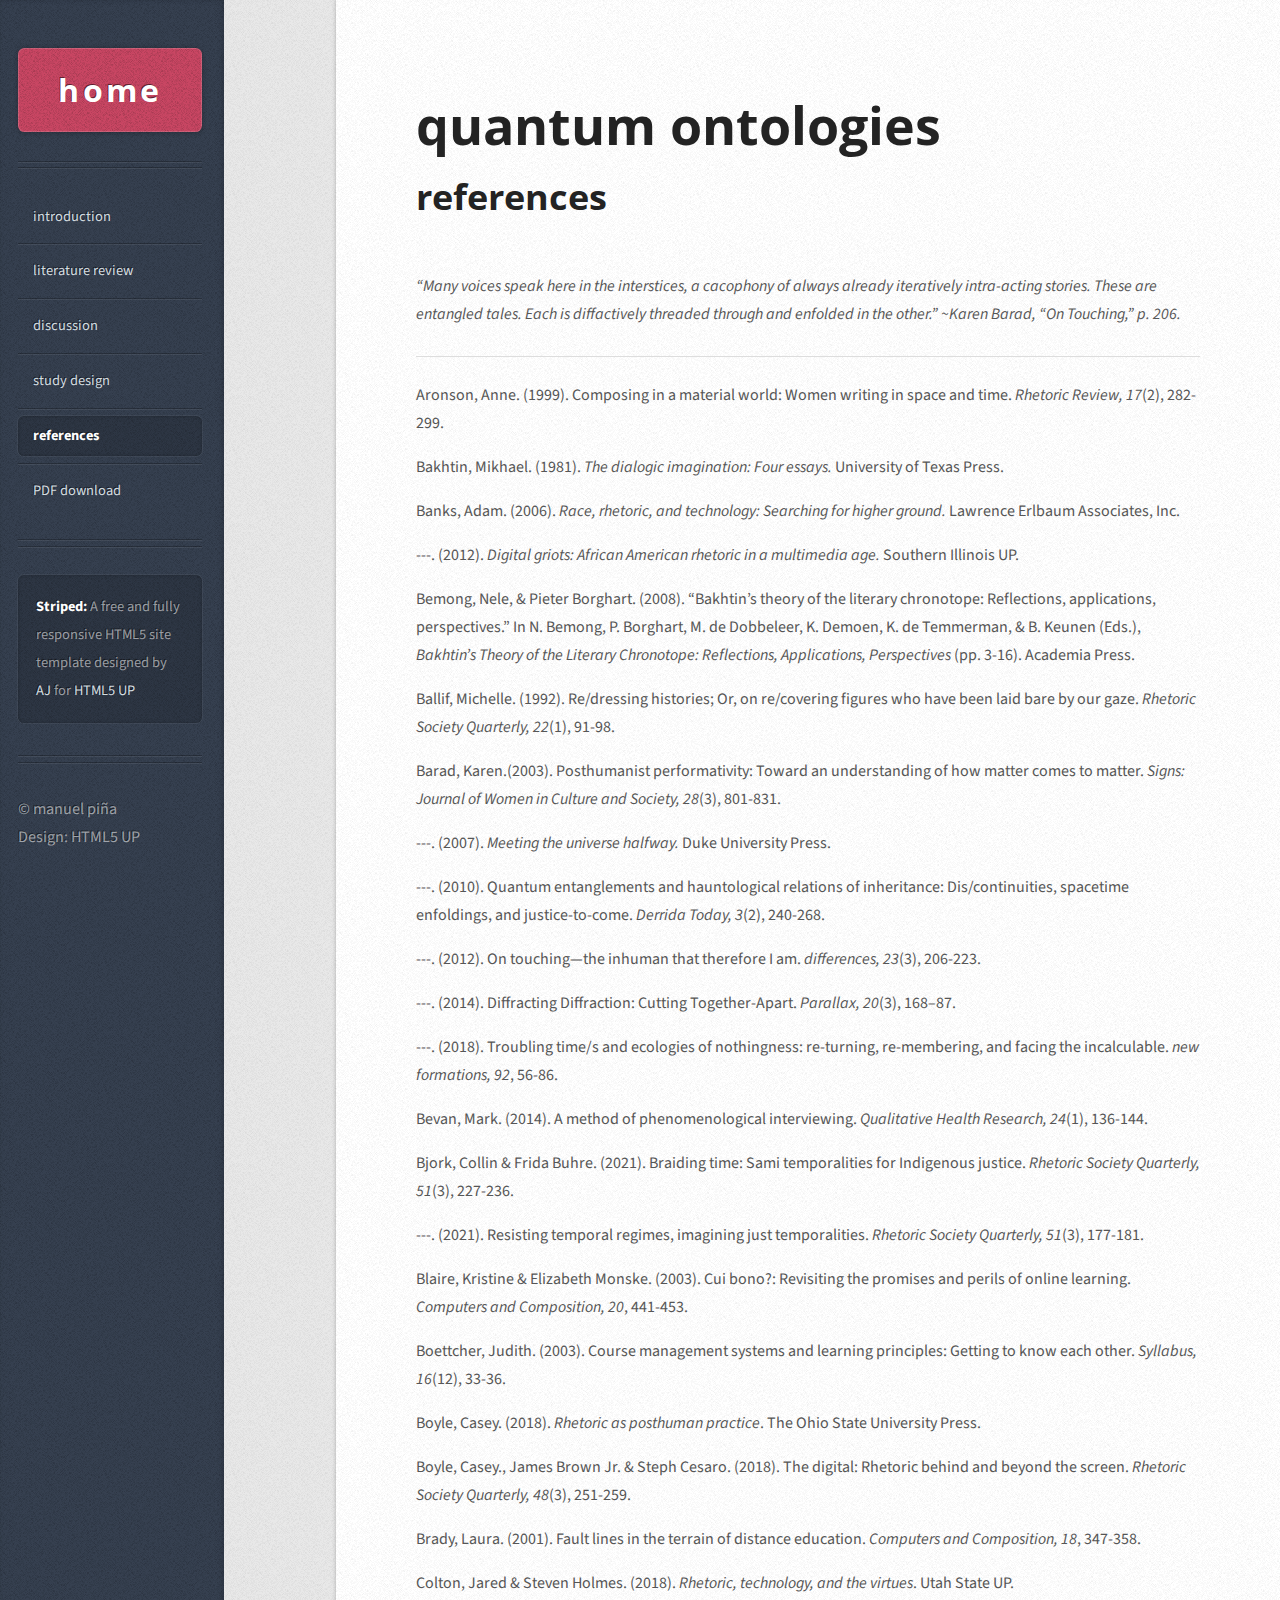
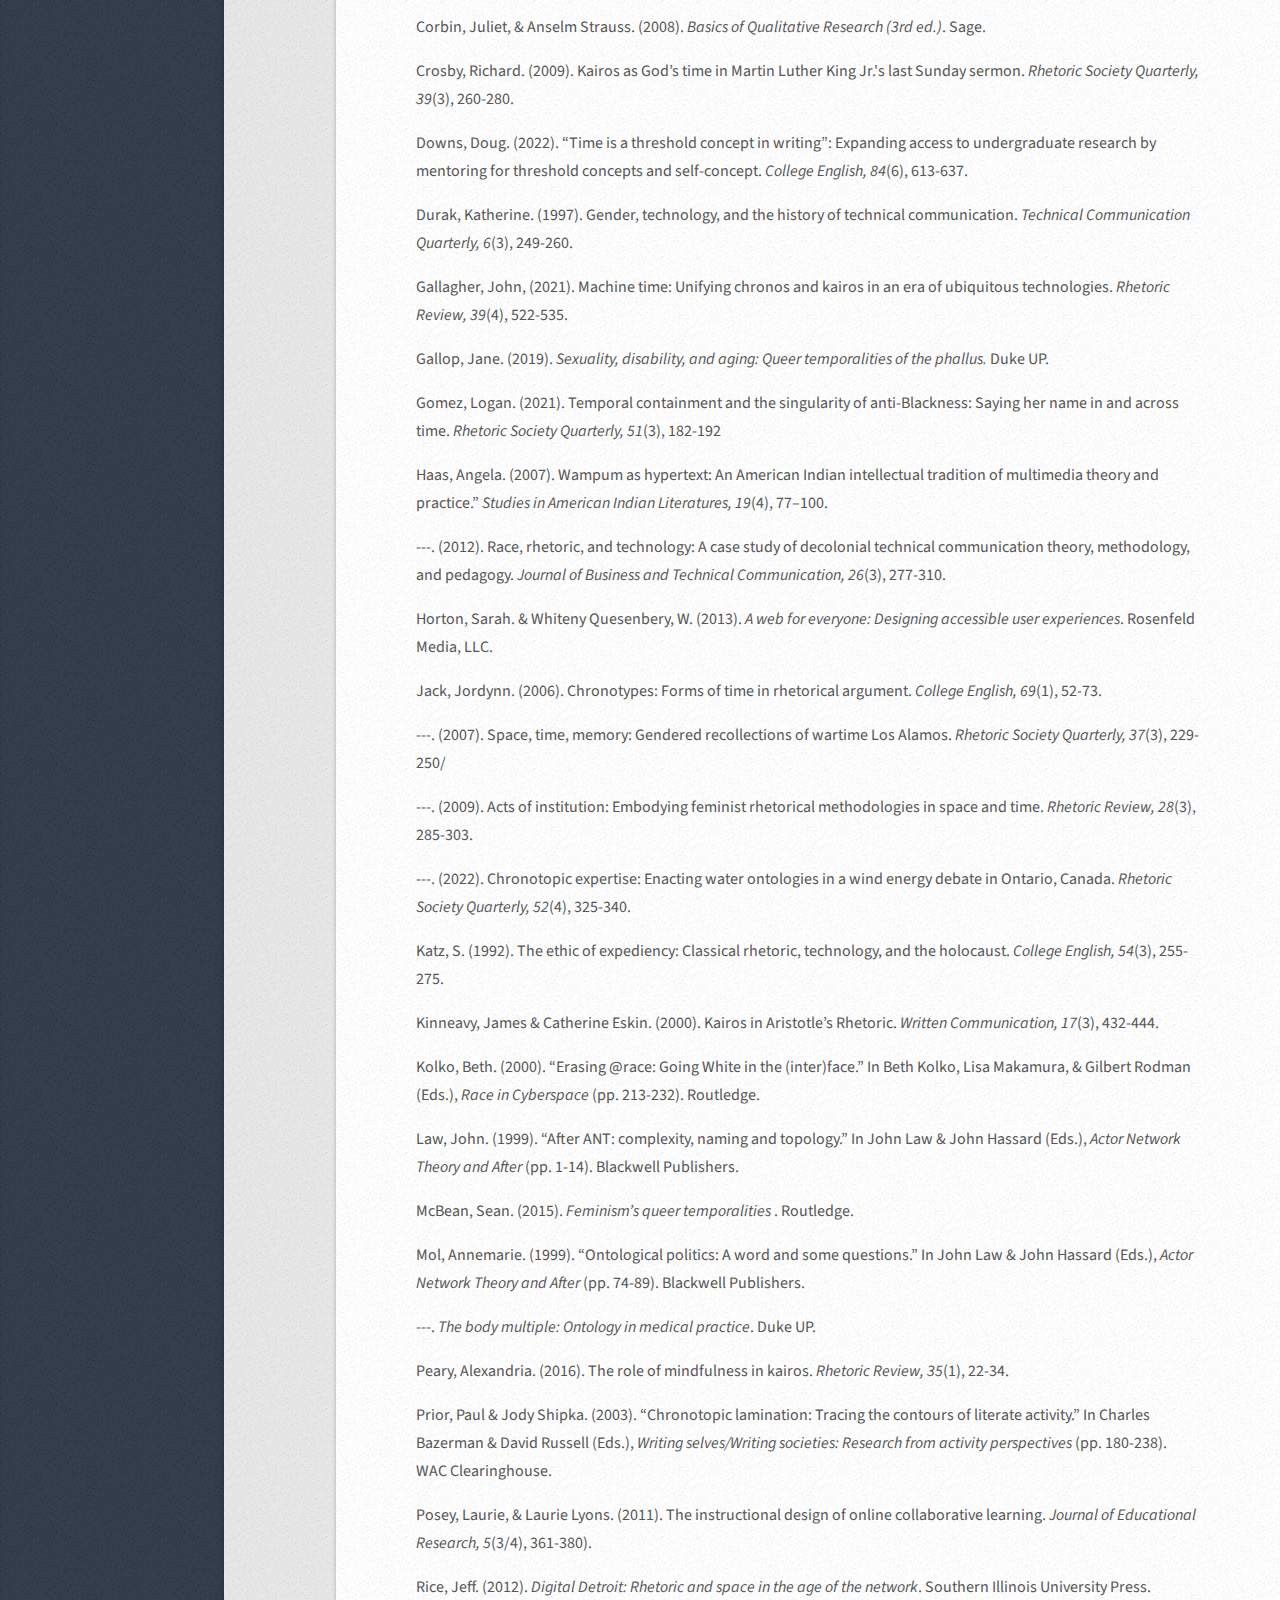
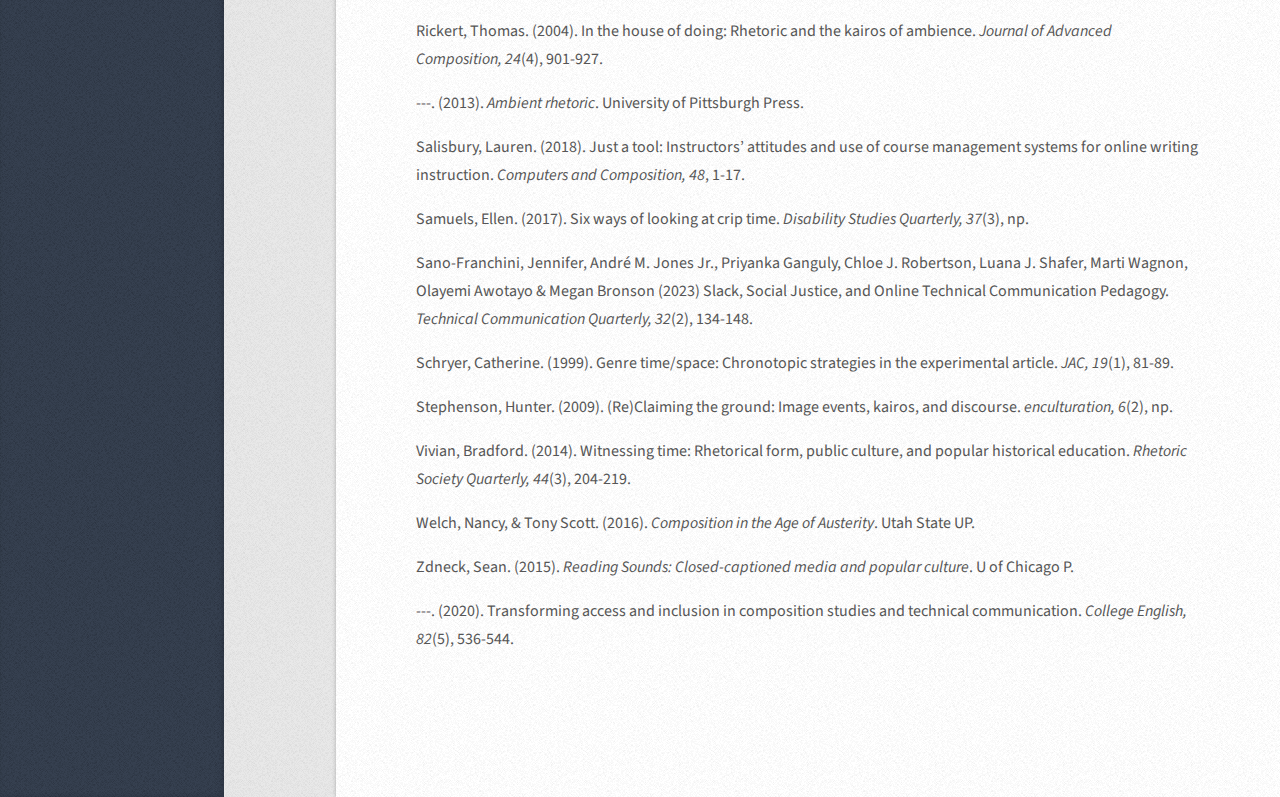
<file: quantum_ontologies/quantum_references.html>
<!DOCTYPE HTML>
<!--
	Striped by HTML5 UP
	html5up.net | @ajlkn
	Free for personal and commercial use under the CCA 3.0 license (html5up.net/license)
-->
<html>
	<head>
		<title>Striped by HTML5 UP</title>
		<meta charset="utf-8" />
		<meta name="viewport" content="width=device-width, initial-scale=1, user-scalable=no" />
		<link rel="stylesheet" href="assets/css/main.css" />
	</head>
	<body class="is-preload">

		<!-- Content -->
			<div id="content">
				<div class="inner">

					<!-- Post -->
						<article class="box post post-excerpt">
							<header>
								<!--
									Note: Titles and subtitles will wrap automatically when necessary, so don't worry
									if they get too long. You can also remove the <p> entirely if you don't
									need a subtitle.
								-->
								<h2>quantum ontologies</h2>
								<p><strong>references</strong></p>
							</header>
					</article>
						</div>
							<p><em>“Many voices speak here in the interstices, a cacophony of always already iteratively intra-acting stories. These are entangled tales. Each is diffactively threaded through and enfolded in the other.” ~Karen Barad, “On Touching,” p. 206.</em></p>
							<hr>
							<p class="hanging">Aronson, Anne. (1999). Composing in a material world: Women writing in space and time. <em>Rhetoric Review, 17</em>(2), 282-299. </p>
							<p class="hanging">Bakhtin, Mikhael. (1981). <em>The dialogic imagination: Four essays.</em> University of Texas Press.</p>
							<p class="hanging">Banks, Adam. (2006). <em>Race, rhetoric, and technology: Searching for higher ground.</em> Lawrence Erlbaum Associates, Inc.</p>
							<p class="hanging">---. (2012). <em>Digital griots: African American rhetoric in a multimedia age.</em> Southern Illinois UP.</p>
							<p class="hanging">Bemong, Nele, &amp; Pieter Borghart. (2008). “Bakhtin’s theory of the literary chronotope: Reflections, applications, perspectives.” In N. Bemong, P. Borghart, M. de Dobbeleer, K. Demoen, K. de Temmerman, &amp; B. Keunen (Eds.), <em>Bakhtin’s Theory of the Literary Chronotope: Reflections, Applications, Perspectives</em> (pp. 3-16). Academia Press.</p>
							<p class="hanging">Ballif, Michelle. (1992). Re/dressing histories; Or, on re/covering figures who have been laid bare by our gaze. <em>Rhetoric Society Quarterly, 22</em>(1), 91-98.</p>
							<p class="hanging">Barad, Karen.(2003). Posthumanist performativity: Toward an understanding of how matter comes to matter. <em>Signs: Journal of Women in Culture and Society, 28</em>(3), 801-831.</p>
							<p class="hanging">---. (2007). <em>Meeting the universe halfway.</em> Duke University Press.</p>
							<p class="hanging">---. (2010). Quantum entanglements and hauntological relations of inheritance: Dis/continuities, spacetime enfoldings, and justice-to-come. <em>Derrida Today, 3</em>(2), 240-268.</p>
							<p class="hanging">---. (2012). On touching—the inhuman that therefore I am. <em>differences, 23</em>(3), 206-223.</p> 
							<p class="hanging">---. (2014). Diffracting Diffraction: Cutting Together-Apart. <em>Parallax, 20</em>(3), 168–87.</p>
							<p class="hanging">---. (2018). Troubling time/s and ecologies of nothingness: re-turning, re-membering, and facing the incalculable. <em>new formations, 92</em>, 56-86.</p>
							<p class="hanging">Bevan, Mark. (2014). A method of phenomenological interviewing. <em>Qualitative Health Research, 24</em>(1), 136-144.</p>
							<p class="hanging">Bjork, Collin &amp; Frida Buhre. (2021). Braiding time: Sami temporalities for Indigenous justice. <em>Rhetoric Society Quarterly, 51</em>(3), 227-236.</p>
							<p class="hanging">---. (2021). Resisting temporal regimes, imagining just temporalities. <em>Rhetoric Society Quarterly, 51</em>(3), 177-181.</p>
							<p class="hanging">Blaire, Kristine &amp; Elizabeth Monske. (2003). Cui bono?: Revisiting the promises and perils of online learning. <em>Computers and Composition, 20</em>, 441-453.</p> 
							<p class="hanging">Boettcher, Judith. (2003). Course management systems and learning principles: Getting to know each other. <em>Syllabus, 16</em>(12), 33-36.</p>
							<p class="hanging">Boyle, Casey. (2018). <em>Rhetoric as posthuman practice</em>. The Ohio State University Press.</p>
							<p class="hanging">Boyle, Casey., James Brown Jr. &amp; Steph Cesaro. (2018). The digital: Rhetoric behind and beyond 
								the screen. <em>Rhetoric Society Quarterly, 48</em>(3), 251-259.</p>
							<p class="hanging">Brady, Laura. (2001). Fault lines in the terrain of distance education. <em>Computers and Composition, 18</em>, 347-358.</p>
							<p class="hanging">Colton, Jared &amp; Steven Holmes. (2018). <em>Rhetoric, technology, and the virtues</em>. Utah State UP.</p> 
							<p class ="hanging">Corbin, Juliet, &amp; Anselm Strauss. (2008). <em>Basics of Qualitative Research (3rd ed.)</em>. Sage.</p>
							<p class="hanging">Crosby, Richard. (2009). Kairos as God’s time in Martin Luther King Jr.'s last Sunday sermon. <em>Rhetoric Society Quarterly, 39</em>(3), 260-280.</p>
							<p class="hanging">Downs, Doug. (2022). “Time is a threshold concept in writing”: Expanding access to undergraduate research by mentoring for threshold concepts and self-concept. <em>College English, 84</em>(6), 613-637.</p>
							<p class="hanging">Durak, Katherine. (1997).  Gender, technology, and the history of technical communication. <em>Technical Communication Quarterly, 6</em>(3), 249-260.</p>
							<p class="hanging">Gallagher, John, (2021). Machine time: Unifying chronos and kairos in an era of ubiquitous technologies. <em>Rhetoric Review, 39</em>(4), 522-535.</p> 
							<p class ="hanging">Gallop, Jane. (2019). <em>Sexuality, disability, and aging: Queer temporalities of the phallus.</em> Duke UP.</p> 
							<p class="hanging">Gomez, Logan. (2021). Temporal containment and the singularity of anti-Blackness: Saying her name in and across time. <em>Rhetoric Society Quarterly, 51</em>(3), 182-192</p>
							<p class="hanging">Haas, Angela. (2007). Wampum as hypertext: An American Indian intellectual tradition of multimedia theory and practice.” <em>Studies in American Indian Literatures, 19</em>(4), 77–100.</p>
							<p class="hanging">---. (2012). Race, rhetoric, and technology: A case study of decolonial technical communication theory, methodology, and pedagogy. <em>Journal of Business and Technical Communication, 26</em>(3), 277-310.</p>
							<p class="hanging">Horton, Sarah. &amp; Whiteny Quesenbery, W. (2013). <em>A web for everyone: Designing accessible user experiences</em>. Rosenfeld Media, LLC.</p>
							<p class="hanging">Jack, Jordynn. (2006). Chronotypes: Forms of time in rhetorical argument. <em>College English, 69</em>(1), 52-73.</p>
							<p class="hanging">---. (2007). Space, time, memory: Gendered recollections of wartime Los Alamos. <em>Rhetoric Society Quarterly, 37</em>(3), 229-250/</p> 
							<p class="hanging">---. (2009). Acts of institution: Embodying feminist rhetorical methodologies in space and time. <em>Rhetoric Review, 28</em>(3), 285-303.</p> 
							<p class="hanging">---. (2022). Chronotopic expertise: Enacting water ontologies in a wind energy debate in Ontario, Canada. <em>Rhetoric Society Quarterly, 52</em>(4), 325-340.</p>
							<p class="hanging">Katz, S. (1992). The ethic of expediency: Classical rhetoric, technology, and the holocaust. <em>College English, 54</em>(3), 255-275.</p>
							<p class="hanging">Kinneavy, James &amp; Catherine Eskin. (2000). Kairos in Aristotle’s Rhetoric. <em>Written Communication, 17</em>(3), 432-444.</p>
							<p class="hanging">Kolko, Beth. (2000). “Erasing @race: Going White in the (inter)face.” In Beth Kolko, Lisa Makamura, &amp; Gilbert Rodman (Eds.), <em>Race in Cyberspace</em> (pp. 213-232). Routledge.</p> 
							<p class="hanging">Law, John. (1999). “After ANT: complexity, naming and topology.”  In John Law &amp; John Hassard (Eds.), <em>Actor Network Theory and After</em> (pp. 1-14). Blackwell Publishers.</p>
							<p class="hanging">McBean, Sean. (2015). <em>Feminism’s queer temporalities </em>. Routledge.</p> 
							<p class="hanging">Mol, Annemarie. (1999). “Ontological politics: A word and some questions.”  In John Law &amp; John Hassard (Eds.), <em>Actor Network Theory and After</em> (pp. 74-89). Blackwell Publishers.</p>
							<p class="hanging">---. <em>The body multiple: Ontology in medical practice</em>. Duke UP.</p> 
							<p class="hanging">Peary, Alexandria. (2016). The role of mindfulness in kairos. <em>Rhetoric Review, 35</em>(1), 22-34.</p> 
							<p class="hanging">Prior, Paul &amp; Jody Shipka. (2003). “Chronotopic lamination: Tracing the contours of literate activity.” In Charles Bazerman &amp; David Russell (Eds.), <em>Writing selves/Writing societies: Research from activity perspectives</em> (pp. 180-238). WAC Clearinghouse.</p>
							<p class="hanging">Posey, Laurie, &amp; Laurie Lyons. (2011). The instructional design of online collaborative learning. <em>Journal of Educational Research, 5</em>(3/4), 361-380).</p> 
							<p class="hanging">Rice, Jeff. (2012). <em>Digital Detroit: Rhetoric and space in the age of the network</em>. Southern Illinois University Press.</p>
							<p class="hanging">Rickert, Thomas. (2004). In the house of doing: Rhetoric and the kairos of ambience. <em>Journal of Advanced Composition, 24</em>(4), 901-927.</p>
							<p class="hanging">---. (2013). <em>Ambient rhetoric</em>. University of Pittsburgh Press.</p> 
							<p class="hanging">Salisbury, Lauren. (2018). Just a tool: Instructors’ attitudes and use of course management systems for online writing instruction. <em>Computers and Composition, 48</em>, 1-17.</p>
							<p class="hanging">Samuels, Ellen. (2017). Six ways of looking at crip time. <em>Disability Studies Quarterly, 37</em>(3), np.</p>
							<p class="hanging">Sano-Franchini, Jennifer,  André M. Jones Jr., Priyanka Ganguly, Chloe J. Robertson, Luana J. Shafer, Marti Wagnon, Olayemi Awotayo &amp; Megan Bronson (2023) Slack, Social Justice, and Online Technical Communication Pedagogy. <em>Technical Communication Quarterly, 32</em>(2), 134-148.</p>
							<p class="hanging">Schryer, Catherine. (1999). Genre time/space: Chronotopic strategies in the experimental article. <em>JAC, 19</em>(1), 81-89.</p> 
							<p class="hanging">Stephenson, Hunter. (2009). (Re)Claiming the ground: Image events, kairos, and discourse. <em>enculturation, 6</em>(2), np.</p>
							<p class="hanging">Vivian, Bradford. (2014). Witnessing time: Rhetorical form, public culture, and popular historical education. <em>Rhetoric Society Quarterly, 44</em>(3), 204-219.</p>
							<p class="hanging">Welch, Nancy, &amp; Tony Scott. (2016). <em>Composition in the Age of Austerity</em>. Utah State UP.</p> 
							<p class="hanging">Zdneck, Sean. (2015). <em>Reading Sounds: Closed-captioned media and popular culture</em>. U of Chicago P.</p> 
							<p class="hanging">---. (2020). Transforming access and inclusion in composition studies and technical communication. <em>College English, 82</em>(5), 536-544. </p>
				
						</div>
						

		<!-- Sidebar -->
			<div id="sidebar">

				<!-- Logo -->
					<h1 id="logo"><a href="index.html">home</a></h1>

				<!-- Nav -->
					<nav id="nav">
						<ul>
							<li><a href="quantum_introduction.html">introduction</a></li>
							<li><a href="quantum_lit_review_p1.html">literature review&nbsp;</a></li>
							<li><a href="quantum_discussion_p1.html">discussion</a></li>
							<li><a href="quantum_study_design.html">study design</a></li>
							<li class="current"><a href="quantum_references.html">references</a></li>
							<li><a href="quantum_ontologies.pdf" target="_blank">PDF download</a></li>
						</ul>
					</nav>

				<!-- Text -->
					<section class="box text-style1">
						<div class="inner">
							<p>
								<strong>Striped:</strong> A free and fully responsive HTML5 site
								template designed by <a href="http://twitter.com/ajlkn">AJ</a> for <a href="http://html5up.net/">HTML5 UP</a>
							</p>
						</div>
				</section>
				<!-- Copyright -->
					<ul id="copyright">
						<li>&copy; manuel piña</li><li>Design: <a href="http://html5up.net">HTML5 UP</a></li>
					</ul>

			</div>

		<!-- Scripts -->
			<script src="assets/js/jquery.min.js"></script>
			<script src="assets/js/browser.min.js"></script>
			<script src="assets/js/breakpoints.min.js"></script>
			<script src="assets/js/util.js"></script>
			<script src="assets/js/main.js"></script>

</body>
</html>
</file>
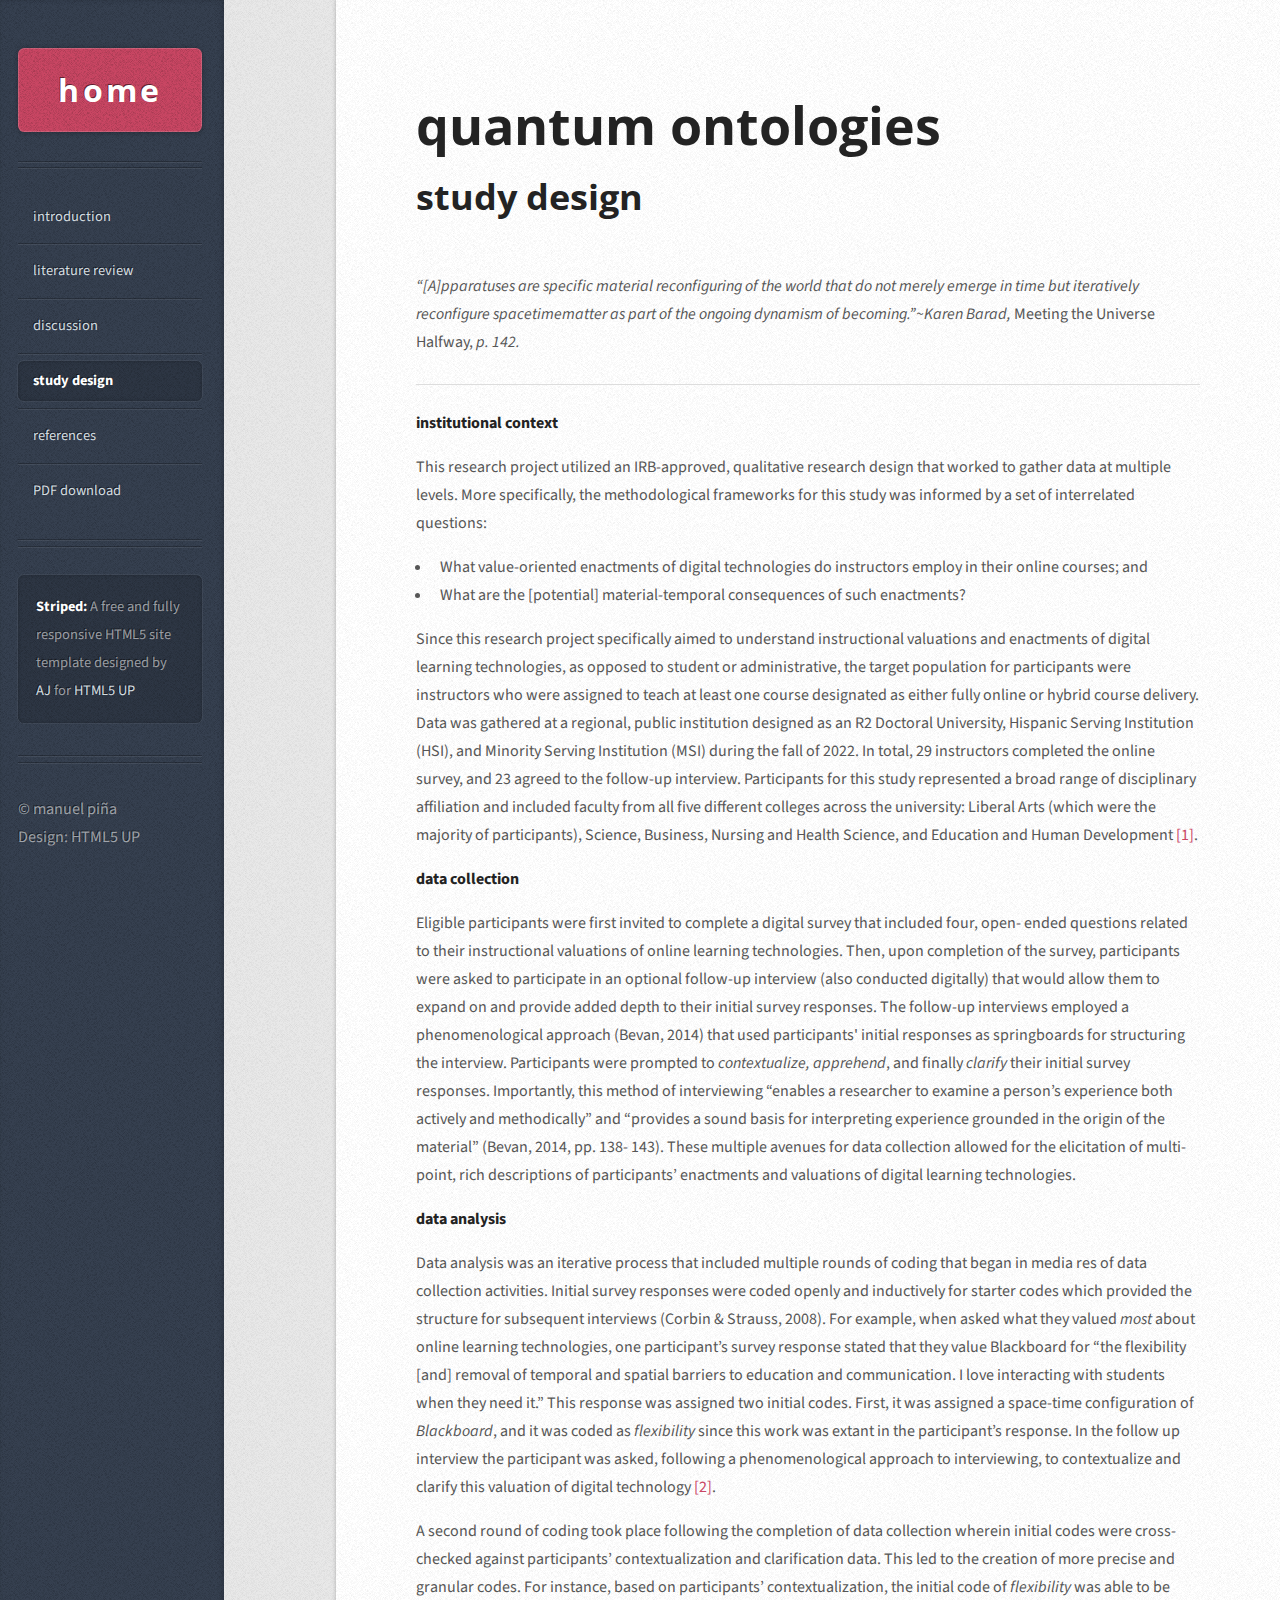
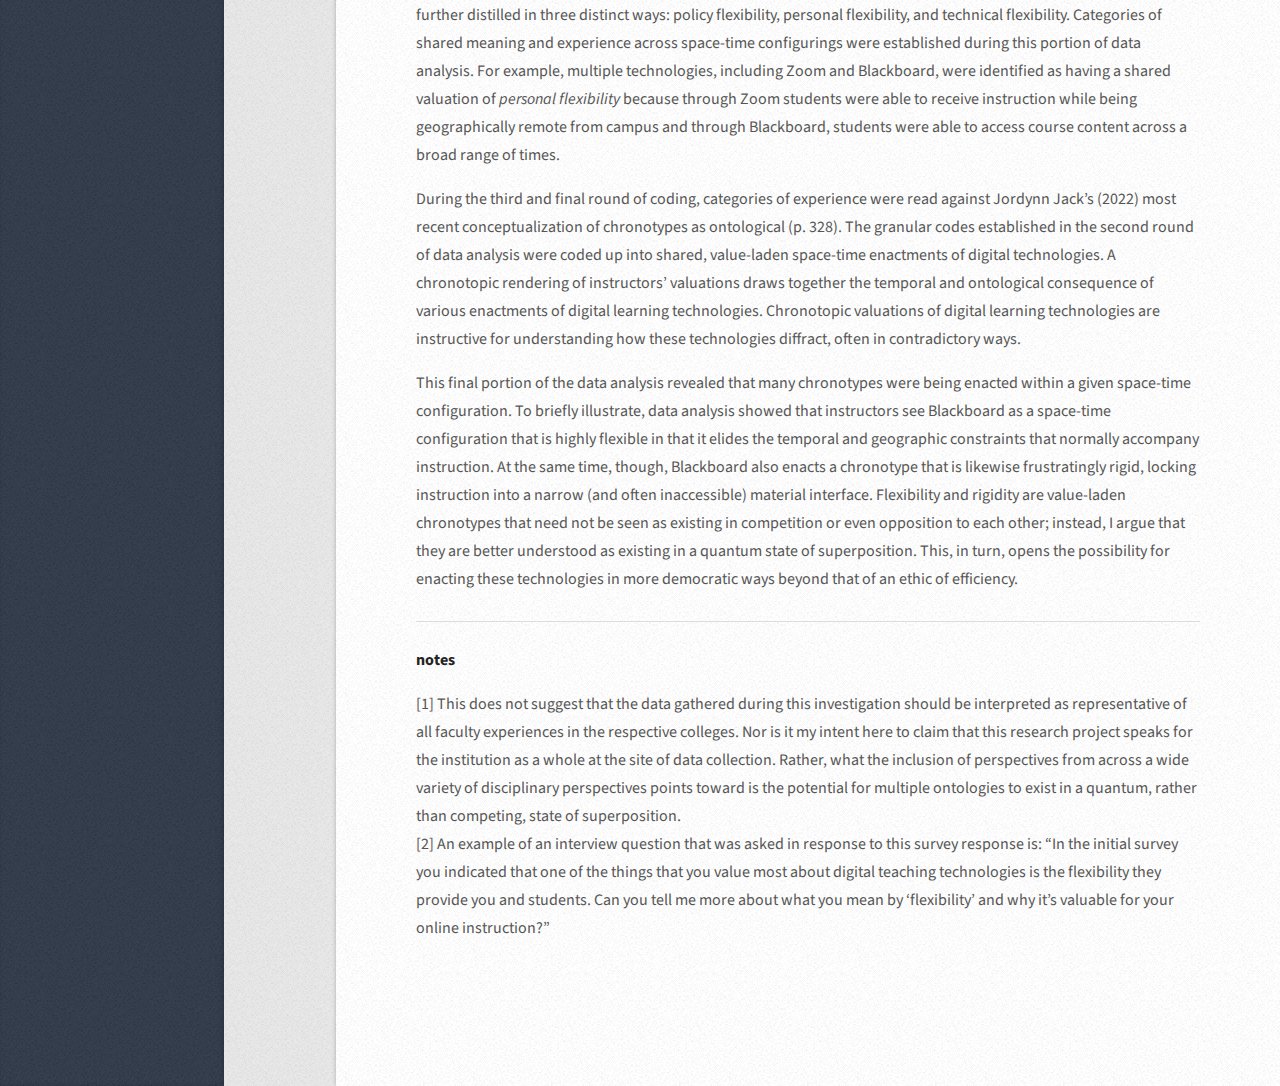
<file: quantum_ontologies/quantum_study_design.html>
<!DOCTYPE HTML>
<!--
	Striped by HTML5 UP
	html5up.net | @ajlkn
	Free for personal and commercial use under the CCA 3.0 license (html5up.net/license)
-->
<html>
	<head>
		<title>Quantum Ontologies</title>
		<meta charset="utf-8" />
		<meta name="viewport" content="width=device-width, initial-scale=1, user-scalable=no" />
		<link rel="stylesheet" href="assets/css/main.css" />
	</head>
	<body class="is-preload">

		<!-- Content -->
			<div id="content">
				<div class="inner">

					<!-- Post -->
						<article class="box post post-excerpt">
							<header>
								<!--
									Note: Titles and subtitles will wrap automatically when necessary, so don't worry
									if they get too long. You can also remove the <p> entirely if you don't
									need a subtitle.
								-->
								<h2>quantum ontologies</h2>
								<p><strong>study design</strong></p>
							</header>
					</article>
						</div>
							<p><em>“[A]pparatuses are specific material reconfiguring of the world that do not merely emerge in time but iteratively reconfigure spacetimematter as part of the ongoing dynamism of becoming.”~Karen Barad, </em>Meeting the Universe Halfway,<em> p. 142.</em></p>
							
							<hr>
					
							<p><strong>institutional context</strong></p>
							<p>This research project utilized an IRB-approved, qualitative research design that worked to gather data at multiple levels. More specifically, the methodological frameworks for this study was informed by a set of interrelated questions:</p>
					
							<ul>
								<li>What value-oriented enactments of digital technologies do instructors employ in their online courses; and</li>
								<li>What are the [potential] material-temporal consequences of such enactments?</li>
							</ul>	
		
							<p>Since this research project specifically aimed to understand instructional valuations and enactments of digital learning technologies, as opposed to student or administrative, the target population for participants were instructors who were assigned to teach at least one course designated as either fully online or hybrid course delivery. Data was gathered at a regional, public institution designed as an R2 Doctoral University, Hispanic Serving Institution (HSI), and Minority Serving Institution (MSI) during the fall of 2022. In total, 29 instructors completed the online survey, and 23 agreed to the follow-up interview. Participants for this study represented a broad range of disciplinary affiliation and included faculty from all five different colleges across the university: Liberal Arts (which were the majority of participants), Science, Business, Nursing and Health Science, and Education and Human Development <a href="#note1" id="ref1" title="This does not suggest that the data gathered during this investigation should be interpreted as representative of all faculty experiences in the respective colleges. Nor is it my intent here to claim that this research project speaks for the institution as a whole at the site of data collection. Rather, what the inclusion of perspectives from across a wide variety of disciplinary perspectives points toward is the potential for multiple ontologies to exist in a quantum, rather than competing, state of superposition.">[1]</a>.</p>
					
							<p><strong>data collection</strong></p>
							<p>Eligible participants were first invited to complete a digital survey that included four, open- ended questions related to their instructional valuations of online learning technologies. Then, upon completion of the survey, participants were asked to participate in an optional follow-up interview (also conducted digitally) that would allow them to expand on and provide added depth to their initial survey responses. The follow-up interviews employed a phenomenological approach (Bevan, 2014) that used participants' initial responses as springboards for structuring the interview. Participants were prompted to <em>contextualize, apprehend</em>, and finally <em>clarify</em> their initial survey responses. Importantly, this method of interviewing “enables a researcher to examine a person’s experience both actively and methodically” and “provides a sound basis for interpreting experience grounded in the origin of the material” (Bevan, 2014, pp. 138- 143). These multiple avenues for data collection allowed for the elicitation of multi-point, rich descriptions of participants’ enactments and valuations of digital learning technologies.</p>
					
							<p><strong>data analysis</strong></p>
							
							<p>Data analysis was an iterative process that included multiple rounds of coding that began in media res of data collection activities. Initial survey responses were coded openly and inductively for starter codes which provided the structure for subsequent interviews (Corbin &amp; Strauss, 2008). For example, when asked what they valued <em>most</em> about online learning technologies, one participant’s survey response stated that they value Blackboard for “the flexibility [and] removal of temporal and spatial barriers to education and communication. I love interacting with students when they need it.” This response was assigned two initial codes. First, it was assigned a space-time configuration of <em>Blackboard</em>, and it was coded as <em>flexibility</em> since this work was extant in the participant’s response. In the follow up interview the participant was asked, following a phenomenological approach to interviewing, to contextualize and clarify this valuation of digital technology <a href="#note1" id="ref2" title="An example of an interview question that was asked in response to this survey response is: “In the initial survey you indicated that one of the things that you value most about digital teaching technologies is the flexibility they provide you and students. Can you tell me more about what you mean by ‘flexibility’ and why it’s valuable for your online instruction?”">[2]</a>.</p>
					
							<p>A second round of coding took place following the completion of data collection wherein initial codes were cross-checked against participants’ contextualization and clarification data. This led to the creation of more precise and granular codes. For instance, based on participants’ contextualization, the initial code of <em>flexibility</em> was able to be further distilled in three distinct ways: policy flexibility, personal flexibility, and technical flexibility. Categories of shared meaning and experience across space-time configurings were established during this portion of data analysis. For example, multiple technologies, including Zoom and Blackboard, were identified as having a shared valuation of <em>personal flexibility</em> because through Zoom students were able to receive instruction while being geographically remote from campus and through Blackboard, students were able to access course content across a broad range of times.</p>
					
							<p>During the third and final round of coding, categories of experience were read against Jordynn Jack’s (2022) most recent conceptualization of chronotypes as ontological (p. 328). The granular codes established in the second round of data analysis were coded up into shared, value-laden space-time enactments of digital technologies. A chronotopic rendering of instructors’ valuations draws together the temporal and ontological consequence of various enactments of digital learning technologies. Chronotopic valuations of digital learning technologies are instructive for understanding how these technologies diffract, often in contradictory ways.</p>
					
							<p>This final portion of the data analysis revealed that many chronotypes were being enacted within a given space-time configuration. To briefly illustrate, data analysis showed that instructors see  Blackboard as a space-time configuration that is highly flexible in that it elides the temporal and geographic constraints that normally accompany instruction. At the same time, though, Blackboard also enacts a chronotype that is likewise frustratingly rigid, locking instruction into a narrow (and often inaccessible) material interface. Flexibility and rigidity are value-laden chronotypes that need not be seen as existing in competition or even opposition to each other; instead, I argue that they are better understood as existing in a quantum state of superposition. This, in turn, opens the possibility for enacting these technologies in more democratic ways beyond that of an ethic of efficiency.</p>
					
							<hr>
				
							<p><strong>notes</strong></p>
							<dl>
							<dt id="note1">[1] This does not suggest that the data gathered during this investigation should be interpreted as representative of all faculty experiences in the respective colleges. Nor is it my intent here to claim that this research project speaks for the institution as a whole at the site of data collection. Rather, what the inclusion of perspectives from across a wide variety of disciplinary perspectives points toward is the potential for multiple ontologies to exist in a quantum, rather than competing, state of superposition.</dt>
							<dt id="note2">[2] An example of an interview question that was asked in response to this survey response is: “In the initial survey you indicated that one of the things that you value most about digital teaching technologies is the flexibility they provide you and students. Can you tell me more about what you mean by ‘flexibility’ and why it’s valuable for your online instruction?”</dt>
							</dl>
				
						</div>

		<!-- Sidebar -->
			<div id="sidebar">

				<!-- Logo -->
					<h1 id="logo"><a href="index.html">home</a></h1>

				<!-- Nav -->
					<nav id="nav">
						<ul>
							<li><a href="quantum_introduction.html">introduction</a></li>
							<li><a href="quantum_lit_review_p1.html">literature review&nbsp;</a></li>
							<li><a href="quantum_discussion_p1.html">discussion</a></li>
							<li class="current"><a href="#">study design</a></li>
							<li><a href="quantum_references.html">references</a></li>
							<li><a href="quantum_ontologies.pdf" target="_blank">PDF download</a></li>
						</ul>
					</nav>

				<!-- Text -->
					<section class="box text-style1">
						<div class="inner">
							<p>
								<strong>Striped:</strong> A free and fully responsive HTML5 site
								template designed by <a href="http://twitter.com/ajlkn">AJ</a> for <a href="http://html5up.net/">HTML5 UP</a>
							</p>
						</div>
				</section>
				<!-- Copyright -->
					<ul id="copyright">
						<li>&copy; manuel piña</li><li>Design: <a href="http://html5up.net">HTML5 UP</a></li>
					</ul>

			</div>

		<!-- Scripts -->
			<script src="assets/js/jquery.min.js"></script>
			<script src="assets/js/browser.min.js"></script>
			<script src="assets/js/breakpoints.min.js"></script>
			<script src="assets/js/util.js"></script>
			<script src="assets/js/main.js"></script>

</body>
</html>
</file>
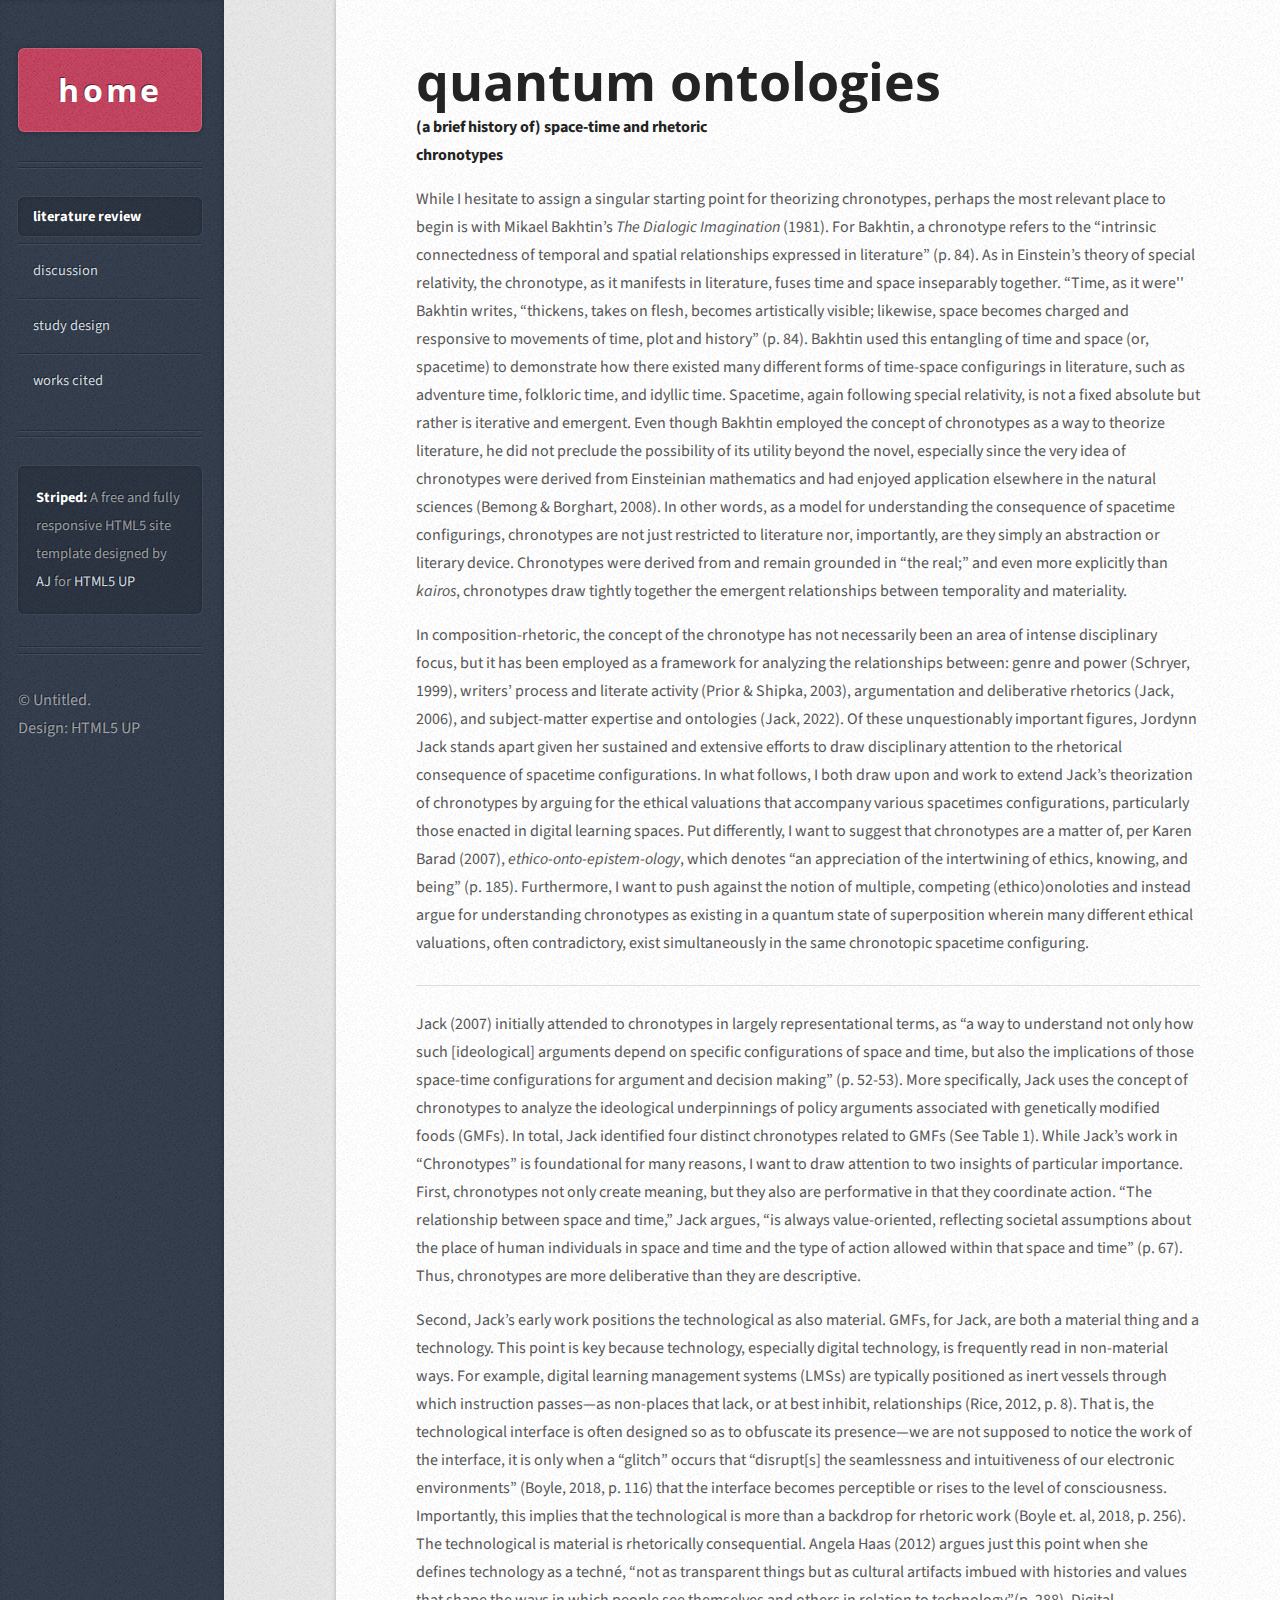
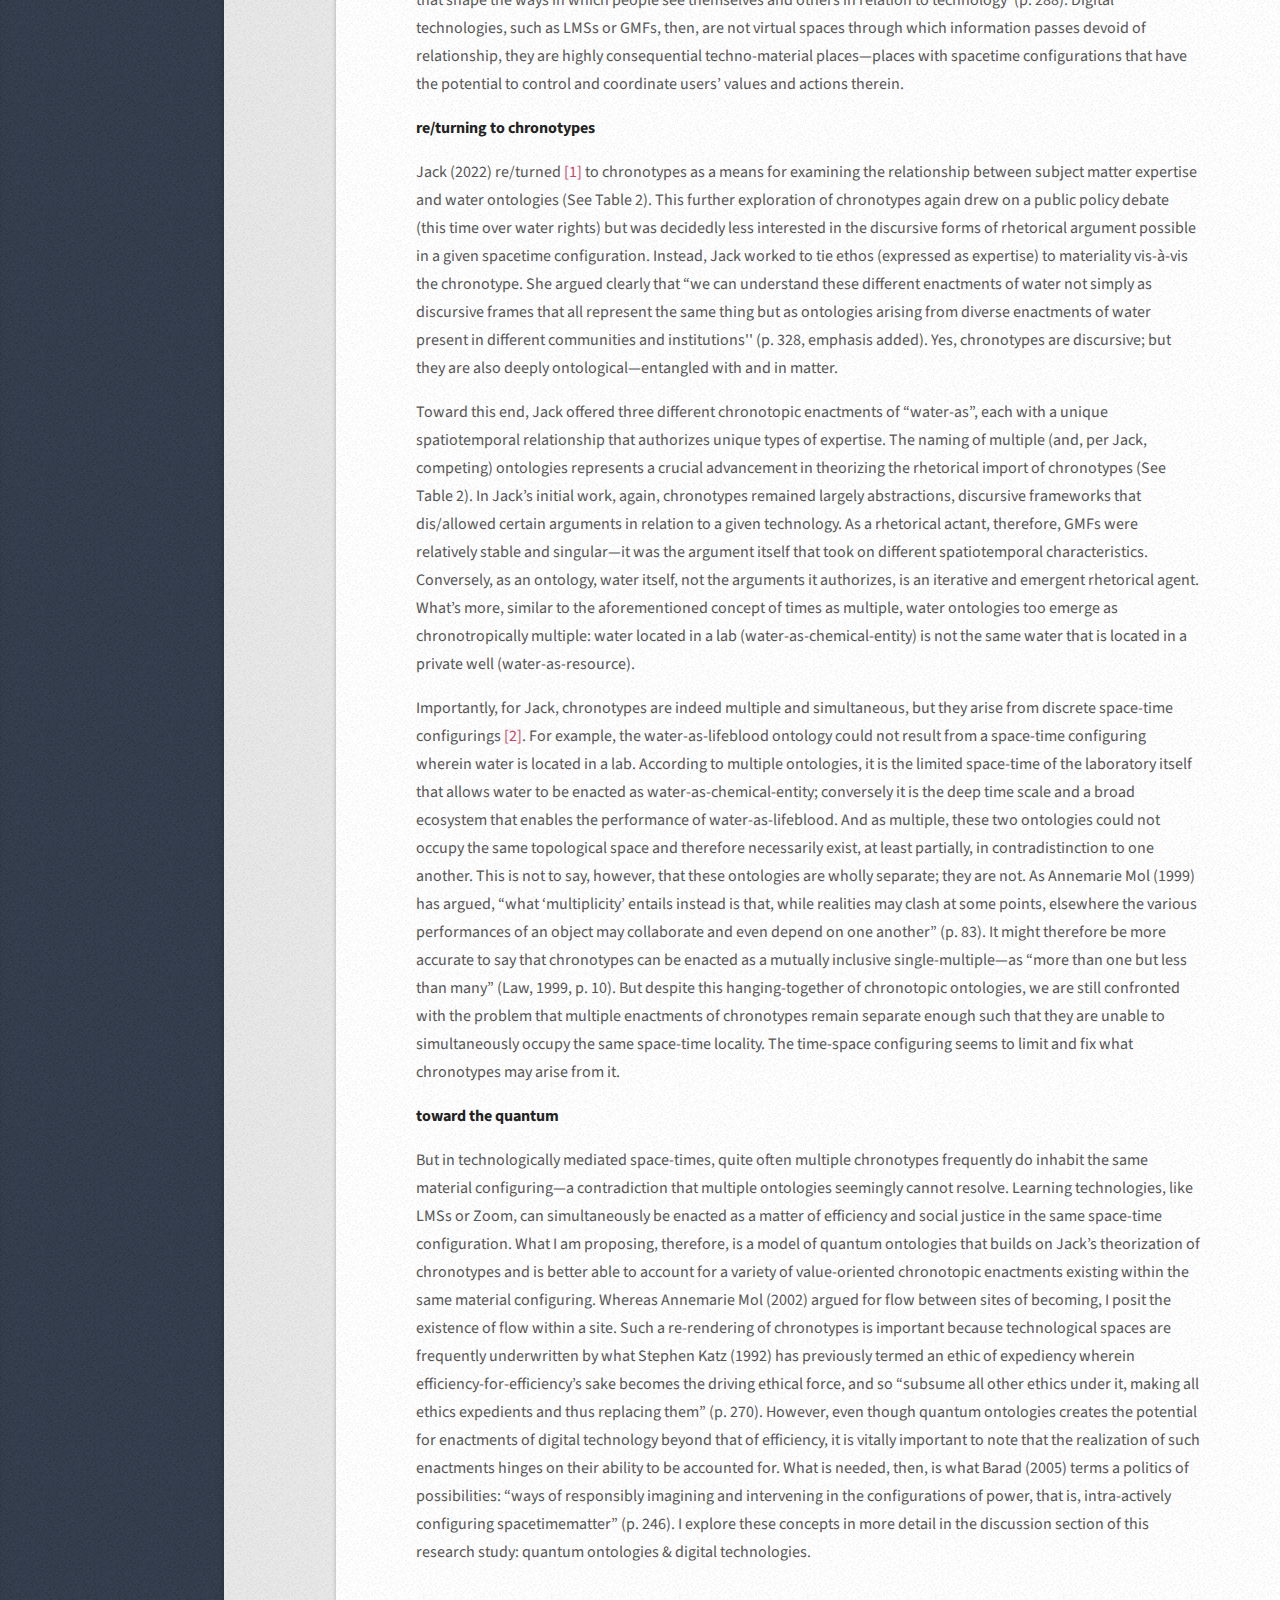
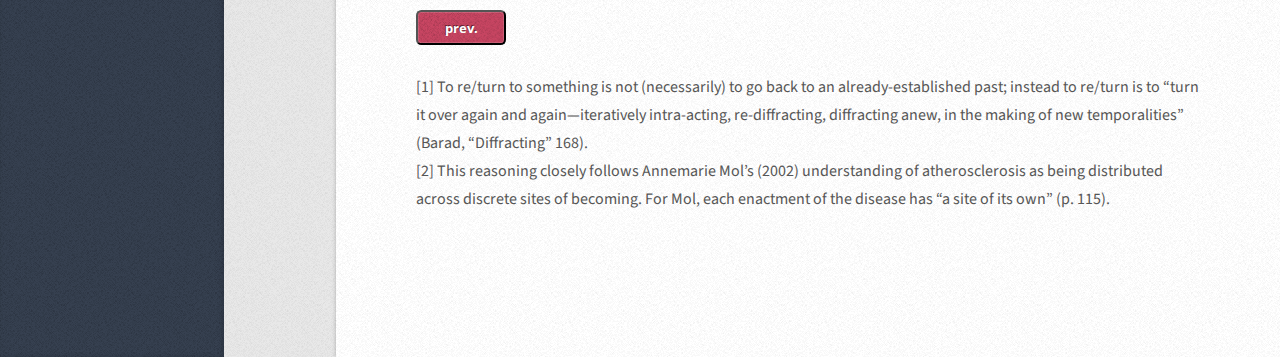
<file: quantum_ontologies/workspace.html>
<!DOCTYPE HTML>
<!--
	Striped by HTML5 UP
	html5up.net | @ajlkn
	Free for personal and commercial use under the CCA 3.0 license (html5up.net/license)
-->
<html>
	<head>
		<title>Striped by HTML5 UP</title>
		<meta charset="utf-8" />
		<meta name="viewport" content="width=device-width, initial-scale=1, user-scalable=no" />
		<link rel="stylesheet" href="assets/css/main.css" />
	</head>
	<body class="is-preload">

		<!-- Content -->
			<div id="content">
				<div class="inner">

					<!-- Post -->
						<article class="box post post-excerpt"
							<header>
								<!--
									Note: Titles and subtitles will wrap automatically when necessary, so don't worry
									if they get too long. You can also remove the <p> entirely if you don't
									need a subtitle.
								-->
								<h2>quantum ontologies</h2>
								<p><strong>(a brief history of) space-time and rhetoric</strong></p>
							</header>
						</div>
							<p><strong>chronotypes</strong></p>
							<p>While I hesitate to assign a singular starting point for theorizing chronotypes, perhaps the most relevant place to begin is with Mikael Bakhtin’s <em>The Dialogic Imagination</em> (1981). For Bakhtin, a chronotype refers to the “intrinsic connectedness of temporal and spatial relationships expressed in literature” (p. 84). As in Einstein’s theory of special relativity, the chronotype, as it manifests in literature, fuses time and space inseparably together. “Time, as it were'' Bakhtin writes, “thickens, takes on flesh, becomes artistically visible; likewise, space becomes charged and responsive to movements of time, plot and history” (p. 84). Bakhtin used this entangling of time and space (or, spacetime) to demonstrate how there existed many different forms of time-space configurings in literature, such as adventure time, folkloric time, and idyllic time. Spacetime, again following special relativity, is not a fixed absolute but rather is iterative and emergent. Even though Bakhtin employed the concept of chronotypes as a way to theorize literature, he did not preclude the possibility of its utility beyond the novel, especially since the very idea of chronotypes were derived from Einsteinian mathematics and had enjoyed application elsewhere in the natural sciences (Bemong &amp; Borghart, 2008). In other words, as a model for understanding the consequence of spacetime configurings, chronotypes are not just restricted to literature nor, importantly, are they simply an abstraction or literary device. Chronotypes were derived from and remain grounded in “the real;” and even more explicitly than <em>kairos</em>, chronotypes draw tightly together the emergent relationships between temporality and materiality.</p>
		
							<p>In composition-rhetoric, the concept of the chronotype has not necessarily been an area of intense disciplinary focus, but it has been employed as a framework for analyzing the relationships between: genre and power (Schryer, 1999), writers’ process and literate activity (Prior &amp; Shipka, 2003), argumentation and deliberative rhetorics (Jack, 2006), and subject-matter expertise and ontologies (Jack, 2022). Of these unquestionably important figures, Jordynn Jack stands apart given her sustained and extensive efforts to draw disciplinary attention to the rhetorical consequence of spacetime configurations. In what follows, I both draw upon and work to extend Jack’s theorization of chronotypes by arguing for the ethical valuations that accompany various spacetimes configurations, particularly those enacted in digital learning spaces. Put differently, I want to suggest that chronotypes are a matter of, per Karen Barad (2007), <em>ethico-onto-epistem-ology</em>, which denotes “an appreciation of the intertwining of ethics, knowing, and being” (p. 185). Furthermore, I want to push against the notion of multiple, competing (ethico)onoloties and instead argue for understanding chronotypes as existing in a quantum state of superposition wherein many different ethical  valuations, often contradictory, exist simultaneously in the same chronotopic spacetime configuring. </p>
							<hr>
							<p>Jack (2007) initially attended to chronotypes in largely representational terms, as “a way to understand not only how such [ideological] arguments depend on specific configurations of space and time, but also the implications of those space-time configurations for argument and decision making” (p. 52-53). More specifically, Jack uses the concept of chronotypes to analyze the ideological underpinnings of policy arguments associated with genetically modified foods (GMFs). In total, Jack identified four distinct chronotypes related to GMFs (See Table 1). While Jack’s work in “Chronotypes” is foundational for many reasons, I want to draw attention to two insights of particular importance. First, chronotypes not only create meaning, but they also are performative in that they coordinate action. “The relationship between space and time,” Jack argues, “is always value-oriented, reflecting societal assumptions about the place of human individuals in space and time and the type of action allowed within that space and time” (p. 67). Thus, chronotypes are more deliberative than they are descriptive.</p>
							
							<p>Second, Jack’s early work positions the technological as also material. GMFs, for Jack, are both a material thing and a technology. This point is key because technology, especially digital technology, is frequently read in non-material ways. For example, digital learning management systems (LMSs) are typically positioned as inert vessels through which instruction passes—as non-places that lack, or at best inhibit, relationships (Rice, 2012, p. 8). That is, the technological interface is often designed so as to obfuscate its presence—we are not supposed to notice the work of the interface, it is only when a “glitch” occurs that “disrupt[s] the seamlessness and intuitiveness of our electronic environments” (Boyle, 2018, p. 116) that the interface becomes perceptible or rises to the level of consciousness. Importantly, this implies that the technological is more than a backdrop for rhetoric work (Boyle et. al, 2018, p. 256). The technological is material is rhetorically consequential. Angela Haas (2012) argues just this point when she defines technology as a techné, “not as transparent things but as cultural artifacts imbued with histories and values that shape the ways in which people see themselves and others in relation to technology”(p. 288). Digital technologies, such as LMSs or GMFs, then, are not virtual spaces through which information passes devoid of relationship, they are highly consequential techno-material places—places with spacetime configurations that have the potential to control and coordinate users’ values and actions therein.</p>
					
							<p><strong>re/turning to chronotypes</strong></p>
					
							<p>Jack (2022) re/turned <a href="#note1" id="ref1" title="To re/turn to something is not (necessarily) to go back to an already-established past; instead to re/turn is to “turn it over again and again—iteratively intra-acting, re-diffracting, diffracting anew, in the making of new temporalities” (Barad, “Diffracting” 168).">[1]</a> to chronotypes as a means for examining the relationship between subject matter expertise and water ontologies (See Table 2). This further exploration of chronotypes again drew on a public policy debate (this time over water rights) but was decidedly less interested in the discursive forms of rhetorical argument possible in a given spacetime configuration. Instead, Jack worked to tie ethos (expressed as expertise) to materiality vis-à-vis the chronotype. She argued clearly that “we can understand these different enactments of water not simply as discursive frames that all represent the same thing but as ontologies arising from diverse enactments of water present in different communities and institutions'' (p. 328, emphasis added). Yes, chronotypes are discursive; but they are also deeply ontological—entangled with and in matter.</p>
				
							<p>Toward this end, Jack offered three different chronotopic enactments of “water-as”, each with a unique spatiotemporal relationship that authorizes unique types of expertise. The naming of multiple (and, per Jack, competing) ontologies represents a crucial advancement in theorizing the rhetorical import of chronotypes (See Table 2). In Jack’s initial work, again, chronotypes remained largely abstractions, discursive frameworks that dis/allowed certain arguments in relation to a given technology. As a rhetorical actant, therefore, GMFs were relatively stable and singular—it was the argument itself that took on different spatiotemporal characteristics. Conversely, as an ontology, water itself, not the arguments it authorizes, is an iterative and emergent rhetorical agent. What’s more, similar to the aforementioned concept of times as multiple, water ontologies too emerge as chronotropically multiple: water located in a lab (water-as-chemical-entity) is not the same water that is located in a private well (water-as-resource).</p>
					
							<p>Importantly, for Jack, chronotypes are indeed multiple and simultaneous, but they arise from discrete space-time configurings <a href="#note1" id="ref1" title="This reasoning closely follows Annemarie Mol’s (2002) understanding of atherosclerosis as being distributed across discrete sites of becoming. For Mol, each enactment of the disease has “a site of its own” (p. 115).">[2]</a>. For example, the water-as-lifeblood ontology could not result from a space-time configuring wherein water is located in a lab. According to multiple ontologies, it is the limited space-time of the laboratory itself that allows water to be enacted as water-as-chemical-entity; conversely it is the deep time scale and a broad ecosystem that enables the performance of water-as-lifeblood. And as multiple, these two ontologies could not occupy the same topological space and therefore necessarily exist, at least partially, in contradistinction to one another. This is not to say, however, that these ontologies are wholly separate; they are not. As Annemarie Mol (1999) has argued, “what ‘multiplicity’ entails instead is that, while realities may clash at some points, elsewhere the various performances of an object may collaborate and even depend on one another” (p. 83). It might therefore be more accurate to say that chronotypes can be enacted as a mutually inclusive single-multiple—as “more than one but less than many” (Law, 1999, p. 10). But despite this hanging-together of chronotopic ontologies, we are still confronted with the problem that multiple enactments of chronotypes remain separate enough such that they are unable to simultaneously occupy the same space-time locality. The time-space configuring seems to limit and fix what chronotypes may arise from it.</p>
					
							<p><strong>toward the quantum</strong></p>
					
							<p>But in technologically mediated space-times, quite often multiple chronotypes frequently do inhabit the same material configuring—a contradiction that multiple ontologies seemingly cannot resolve. Learning technologies, like LMSs or Zoom, can simultaneously be enacted as a matter of efficiency and social justice in the same space-time configuration. What I am proposing, therefore, is a model of quantum ontologies that builds on Jack’s theorization of chronotypes and is better able to account for a variety of value-oriented chronotopic enactments existing within the same material configuring. Whereas Annemarie Mol (2002) argued for flow between sites of becoming, I posit the existence of flow within a site. Such a re-rendering of chronotypes is important because technological spaces are frequently underwritten by what Stephen Katz (1992) has previously termed an ethic of expediency wherein efficiency-for-efficiency’s sake becomes the driving ethical force, and so “subsume all other ethics under it, making all ethics expedients and thus replacing them” (p. 270). However, even though quantum ontologies creates the potential for enactments of digital technology beyond that of efficiency, it is vitally important to note that the realization of such enactments hinges on their ability to be accounted for. What is needed, then, is what Barad (2005) terms a politics of possibilities: “ways of responsibly imagining and intervening in the configurations of power, that is, intra-actively configuring spacetimematter” (p. 246). I explore these concepts in more detail in the discussion section of this research study: quantum ontologies &amp; digital technologies.</p>
							
							<br>
				
							<a href="quantum_lit_review_p1.html"><button type="button">prev.</button></a>
					
							<dl>
							<br>
							<dt id="note1">[1] To re/turn to something is not (necessarily) to go back to an already-established past; instead to re/turn is to “turn it over again and again—iteratively intra-acting, re-diffracting, diffracting anew, in the making of new temporalities” (Barad, “Diffracting” 168).
							<dt id="note1">[2] This reasoning closely follows Annemarie Mol’s (2002) understanding of atherosclerosis as being distributed across discrete sites of becoming. For Mol, each enactment of the disease has “a site of its own” (p. 115).
							</dl>
						</div>

		<!-- Sidebar -->
			<div id="sidebar">

				<!-- Logo -->
					<h1 id="logo"><a href="quantum_index.html">home</a></h1>

				<!-- Nav -->
					<nav id="nav">
						<ul>
							<li class="current"><a href="quantum_lit_review_p1.html">literature review&nbsp;</a></li>
							<li><a href="#">discussion</a></li>
							<li><a href="#">study design</a></li>
							<li><a href="#">works cited</a></li>
						</ul>
					</nav>

				<!-- Text -->
					<section class="box text-style1">
						<div class="inner">
							<p>
								<strong>Striped:</strong> A free and fully responsive HTML5 site
								template designed by <a href="http://twitter.com/ajlkn">AJ</a> for <a href="http://html5up.net/">HTML5 UP</a>
							</p>
						</div>
				</section>
				<!-- Copyright -->
					<ul id="copyright">
						<li>&copy; Untitled.</li><li>Design: <a href="http://html5up.net">HTML5 UP</a></li>
					</ul>

			</div>

		<!-- Scripts -->
			<script src="assets/js/jquery.min.js"></script>
			<script src="assets/js/browser.min.js"></script>
			<script src="assets/js/breakpoints.min.js"></script>
			<script src="assets/js/util.js"></script>
			<script src="assets/js/main.js"></script>

</body>
</html>
</file>
<file: quantum_ontologies/assets/css/main.css>
@import url("fontawesome-all.min.css");
@import url("https://fonts.googleapis.com/css?family=Source+Sans+Pro:400,400italic,700|Open+Sans+Condensed:300,700");

/*
	Striped by HTML5 UP
	html5up.net | @ajlkn
	Free for personal and commercial use under the CCA 3.0 license (html5up.net/license)
*/

html, body, div, span, applet, object,
iframe, h1, h2, h3, h4, h5, h6, p, blockquote,
pre, a, abbr, acronym, address, big, cite,
code, del, dfn, em, img, ins, kbd, q, s, samp,
small, strike, strong, sub, sup, tt, var, b,
u, i, center, dl, dt, dd, ol, ul, li, fieldset,
form, label, legend, table, caption, tbody,
tfoot, thead, tr, th, td, article, aside,
canvas, details, embed, figure, figcaption,
footer, header, hgroup, menu, nav, output, ruby,
section, summary, time, mark, audio, video {
    margin: 0;
    padding: 0;
    border: 0;
    font-size: 100%;
    font: inherit;
    vertical-align: baseline;
    text-align: left;
    text-decoration: none;
}

article, aside, details, figcaption, figure,
footer, header, hgroup, menu, nav, section {
	display: block;}

body {
	line-height: 1;
}

ol, ul {
	list-style: none;
}

blockquote, q {
	quotes: none;
}

	blockquote:before, blockquote:after, q:before, q:after {
		content: '';
		content: none;
	}

table {
	border-collapse: collapse;
	border-spacing: 0;
}

body {
	-webkit-text-size-adjust: none;
}

mark {
	background-color: transparent;
	color: inherit;
}

input::-moz-focus-inner {
	border: 0;
	padding: 0;
}

input, select, textarea {
	-moz-appearance: none;
	-webkit-appearance: none;
	-ms-appearance: none;
	appearance: none;
}

/* Basic */

	html {
		box-sizing: border-box;
	}

	*, *:before, *:after {
		box-sizing: inherit;
	}

	body {
		background-color: #e8e8e8;
		background-image: url("images/bg02.png");
		display: -moz-flex;
		display: -webkit-flex;
		display: -ms-flex;
		display: flex;
	}

		body.is-preload *, body.is-preload *:before, body.is-preload *:after {
    -moz-animation: none !important;
    -webkit-animation: none !important;
    -ms-animation: none !important;
    animation: none !important;
    -moz-transition: none !important;
    -webkit-transition: none !important;
    -ms-transition: none !important;
    transition: none !important;
		}

	body, input, textarea, select {
		font-family: 'Source Sans Pro', sans-serif;
		font-weight: 400;
		color: #565656;
	}

	a {
		color: #c94663;
	}

	strong, b {
    font-weight: 700;
    color: #232323;
    text-align: left;
	}

	h2, h3, h4, h5, h6 {
		font-family: 'Open Sans Condensed', sans-serif;
		font-weight: 700;
		color: #232323;
	}

	h2 a, h4 a, h5 a, h6 a {
		text-decoration: none;
		color: inherit;
	}

	blockquote {
		border-left: solid 5px #ddd;
		padding: 1em 0 1em 2em;
		font-style: normal;
	}

	em, i {
		font-style: italic;
	}

	hr {
		border: 0;
		border-top: solid 1px #ddd;
		padding: 1.5em 0 0 0;
		margin: 1.75em 0 0 0;
	}

	sub {
		position: relative;
		top: 0.5em;
		font-size: 0.8em;
	}

	sup {
		position: relative;
		top: -0.5em;
		font-size: 0.8em;
	}

	br.clear {
		clear: both;
	}

	p, ul, ol, dl {
		margin-bottom: 1em;
	}

/* Row */

	.row {
		display: flex;
		flex-wrap: wrap;
		box-sizing: border-box;
		align-items: stretch;
	}

		.row > * {
			box-sizing: border-box;
		}

		.row.gtr-uniform > * > :last-child {
			margin-bottom: 0;
		}

		.row.aln-left {
			justify-content: flex-start;
		}

		.row.aln-center {
			justify-content: center;
		}

		.row.aln-right {
			justify-content: flex-end;
		}

		.row.aln-top {
			align-items: flex-start;
		}

		.row.aln-middle {
			align-items: center;
		}

		.row.aln-bottom {
			align-items: flex-end;
		}

		.row > .imp {
			order: -1;
		}

		.row > .col-1 {
			width: 8.33333%;
		}

		.row > .off-1 {
			margin-left: 8.33333%;
		}

		.row > .col-2 {
			width: 16.66667%;
		}

		.row > .off-2 {
			margin-left: 16.66667%;
		}

		.row > .col-3 {
			width: 25%;
		}

		.row > .off-3 {
			margin-left: 25%;
		}

		.row > .col-4 {
			width: 33.33333%;
		}

		.row > .off-4 {
			margin-left: 33.33333%;
		}

		.row > .col-5 {
			width: 41.66667%;
		}

		.row > .off-5 {
			margin-left: 41.66667%;
		}

		.row > .col-6 {
			width: 50%;
		}

		.row > .off-6 {
			margin-left: 50%;
		}

		.row > .col-7 {
			width: 58.33333%;
		}

		.row > .off-7 {
			margin-left: 58.33333%;
		}

		.row > .col-8 {
			width: 66.66667%;
		}

		.row > .off-8 {
			margin-left: 66.66667%;
		}

		.row > .col-9 {
			width: 75%;
		}

		.row > .off-9 {
			margin-left: 75%;
		}

		.row > .col-10 {
			width: 83.33333%;
		}

		.row > .off-10 {
			margin-left: 83.33333%;
		}

		.row > .col-11 {
			width: 91.66667%;
		}

		.row > .off-11 {
			margin-left: 91.66667%;
		}

		.row > .col-12 {
			width: 100%;
		}

		.row > .off-12 {
			margin-left: 100%;
		}

		.row.gtr-0 {
			margin-top: 0px;
			margin-left: 0px;
		}

			.row.gtr-0 > * {
				padding: 0px 0 0 0px;
			}

			.row.gtr-0.gtr-uniform {
				margin-top: 0px;
			}

				.row.gtr-0.gtr-uniform > * {
					padding-top: 0px;
				}

		.row.gtr-25 {
			margin-top: -12.5px;
			margin-left: -12.5px;
		}

			.row.gtr-25 > * {
				padding: 12.5px 0 0 12.5px;
			}

			.row.gtr-25.gtr-uniform {
				margin-top: -12.5px;
			}

				.row.gtr-25.gtr-uniform > * {
					padding-top: 12.5px;
				}

		.row.gtr-50 {
			margin-top: -25px;
			margin-left: -25px;
		}

			.row.gtr-50 > * {
				padding: 25px 0 0 25px;
			}

			.row.gtr-50.gtr-uniform {
				margin-top: -25px;
			}

				.row.gtr-50.gtr-uniform > * {
					padding-top: 25px;
				}

		.row {
			margin-top: -50px;
			margin-left: -50px;
		}

			.row > * {
				padding: 50px 0 0 50px;
			}

			.row.gtr-uniform {
				margin-top: -50px;
			}

				.row.gtr-uniform > * {
					padding-top: 50px;
				}

		.row.gtr-150 {
			margin-top: -75px;
			margin-left: -75px;
		}

			.row.gtr-150 > * {
				padding: 75px 0 0 75px;
			}

			.row.gtr-150.gtr-uniform {
				margin-top: -75px;
			}

				.row.gtr-150.gtr-uniform > * {
					padding-top: 75px;
				}

		.row.gtr-200 {
			margin-top: -100px;
			margin-left: -100px;
		}

			.row.gtr-200 > * {
				padding: 100px 0 0 100px;
			}

			.row.gtr-200.gtr-uniform {
				margin-top: -100px;
			}

				.row.gtr-200.gtr-uniform > * {
					padding-top: 100px;
				}

		@media screen and (min-width: 737px) {

			.row {
				display: flex;
				flex-wrap: wrap;
				box-sizing: border-box;
				align-items: stretch;
			}

				.row > * {
					box-sizing: border-box;
				}

				.row.gtr-uniform > * > :last-child {
					margin-bottom: 0;
				}

				.row.aln-left {
					justify-content: flex-start;
				}

				.row.aln-center {
					justify-content: center;
				}

				.row.aln-right {
					justify-content: flex-end;
				}

				.row.aln-top {
					align-items: flex-start;
				}

				.row.aln-middle {
					align-items: center;
				}

				.row.aln-bottom {
					align-items: flex-end;
				}

				.row > .imp-desktop {
					order: -1;
				}

				.row > .col-1-desktop {
					width: 8.33333%;
				}

				.row > .off-1-desktop {
					margin-left: 8.33333%;
				}

				.row > .col-2-desktop {
					width: 16.66667%;
				}

				.row > .off-2-desktop {
					margin-left: 16.66667%;
				}

				.row > .col-3-desktop {
					width: 25%;
				}

				.row > .off-3-desktop {
					margin-left: 25%;
				}

				.row > .col-4-desktop {
					width: 33.33333%;
				}

				.row > .off-4-desktop {
					margin-left: 33.33333%;
				}

				.row > .col-5-desktop {
					width: 41.66667%;
				}

				.row > .off-5-desktop {
					margin-left: 41.66667%;
				}

				.row > .col-6-desktop {
					width: 50%;
				}

				.row > .off-6-desktop {
					margin-left: 50%;
				}

				.row > .col-7-desktop {
					width: 58.33333%;
				}

				.row > .off-7-desktop {
					margin-left: 58.33333%;
				}

				.row > .col-8-desktop {
					width: 66.66667%;
				}

				.row > .off-8-desktop {
					margin-left: 66.66667%;
				}

				.row > .col-9-desktop {
					width: 75%;
				}

				.row > .off-9-desktop {
					margin-left: 75%;
				}

				.row > .col-10-desktop {
					width: 83.33333%;
				}

				.row > .off-10-desktop {
					margin-left: 83.33333%;
				}

				.row > .col-11-desktop {
					width: 91.66667%;
				}

				.row > .off-11-desktop {
					margin-left: 91.66667%;
				}

				.row > .col-12-desktop {
					width: 100%;
				}

				.row > .off-12-desktop {
					margin-left: 100%;
				}

				.row.gtr-0 {
					margin-top: 0px;
					margin-left: 0px;
				}

					.row.gtr-0 > * {
						padding: 0px 0 0 0px;
					}

					.row.gtr-0.gtr-uniform {
						margin-top: 0px;
					}

						.row.gtr-0.gtr-uniform > * {
							padding-top: 0px;
						}

				.row.gtr-25 {
					margin-top: -12.5px;
					margin-left: -12.5px;
				}

					.row.gtr-25 > * {
						padding: 12.5px 0 0 12.5px;
					}

					.row.gtr-25.gtr-uniform {
						margin-top: -12.5px;
					}

						.row.gtr-25.gtr-uniform > * {
							padding-top: 12.5px;
						}

				.row.gtr-50 {
					margin-top: -25px;
					margin-left: -25px;
				}

					.row.gtr-50 > * {
						padding: 25px 0 0 25px;
					}

					.row.gtr-50.gtr-uniform {
						margin-top: -25px;
					}

						.row.gtr-50.gtr-uniform > * {
							padding-top: 25px;
						}

				.row {
					margin-top: -50px;
					margin-left: -50px;
				}

					.row > * {
						padding: 50px 0 0 50px;
					}

					.row.gtr-uniform {
						margin-top: -50px;
					}

						.row.gtr-uniform > * {
							padding-top: 50px;
						}

				.row.gtr-150 {
					margin-top: -75px;
					margin-left: -75px;
				}

					.row.gtr-150 > * {
						padding: 75px 0 0 75px;
					}

					.row.gtr-150.gtr-uniform {
						margin-top: -75px;
					}

						.row.gtr-150.gtr-uniform > * {
							padding-top: 75px;
						}

				.row.gtr-200 {
					margin-top: -100px;
					margin-left: -100px;
				}

					.row.gtr-200 > * {
						padding: 100px 0 0 100px;
					}

					.row.gtr-200.gtr-uniform {
						margin-top: -100px;
					}

						.row.gtr-200.gtr-uniform > * {
							padding-top: 100px;
						}

		}

		@media screen and (min-width: 1201px) {

			.row {
				display: flex;
				flex-wrap: wrap;
				box-sizing: border-box;
				align-items: stretch;
			}

				.row > * {
					box-sizing: border-box;
				}

				.row.gtr-uniform > * > :last-child {
					margin-bottom: 0;
				}

				.row.aln-left {
					justify-content: flex-start;
				}

				.row.aln-center {
					justify-content: center;
				}

				.row.aln-right {
					justify-content: flex-end;
				}

				.row.aln-top {
					align-items: flex-start;
				}

				.row.aln-middle {
					align-items: center;
				}

				.row.aln-bottom {
					align-items: flex-end;
				}

				.row > .imp-wide {
					order: -1;
				}

				.row > .col-1-wide {
					width: 8.33333%;
				}

				.row > .off-1-wide {
					margin-left: 8.33333%;
				}

				.row > .col-2-wide {
					width: 16.66667%;
				}

				.row > .off-2-wide {
					margin-left: 16.66667%;
				}

				.row > .col-3-wide {
					width: 25%;
				}

				.row > .off-3-wide {
					margin-left: 25%;
				}

				.row > .col-4-wide {
					width: 33.33333%;
				}

				.row > .off-4-wide {
					margin-left: 33.33333%;
				}

				.row > .col-5-wide {
					width: 41.66667%;
				}

				.row > .off-5-wide {
					margin-left: 41.66667%;
				}

				.row > .col-6-wide {
					width: 50%;
				}

				.row > .off-6-wide {
					margin-left: 50%;
				}

				.row > .col-7-wide {
					width: 58.33333%;
				}

				.row > .off-7-wide {
					margin-left: 58.33333%;
				}

				.row > .col-8-wide {
					width: 66.66667%;
				}

				.row > .off-8-wide {
					margin-left: 66.66667%;
				}

				.row > .col-9-wide {
					width: 75%;
				}

				.row > .off-9-wide {
					margin-left: 75%;
				}

				.row > .col-10-wide {
					width: 83.33333%;
				}

				.row > .off-10-wide {
					margin-left: 83.33333%;
				}

				.row > .col-11-wide {
					width: 91.66667%;
				}

				.row > .off-11-wide {
					margin-left: 91.66667%;
				}

				.row > .col-12-wide {
					width: 100%;
				}

				.row > .off-12-wide {
					margin-left: 100%;
				}

				.row.gtr-0 {
					margin-top: 0px;
					margin-left: 0px;
				}

					.row.gtr-0 > * {
						padding: 0px 0 0 0px;
					}

					.row.gtr-0.gtr-uniform {
						margin-top: 0px;
					}

						.row.gtr-0.gtr-uniform > * {
							padding-top: 0px;
						}

				.row.gtr-25 {
					margin-top: -12.5px;
					margin-left: -12.5px;
				}

					.row.gtr-25 > * {
						padding: 12.5px 0 0 12.5px;
					}

					.row.gtr-25.gtr-uniform {
						margin-top: -12.5px;
					}

						.row.gtr-25.gtr-uniform > * {
							padding-top: 12.5px;
						}

				.row.gtr-50 {
					margin-top: -25px;
					margin-left: -25px;
				}

					.row.gtr-50 > * {
						padding: 25px 0 0 25px;
					}

					.row.gtr-50.gtr-uniform {
						margin-top: -25px;
					}

						.row.gtr-50.gtr-uniform > * {
							padding-top: 25px;
						}

				.row {
					margin-top: -50px;
					margin-left: -50px;
				}

					.row > * {
						padding: 50px 0 0 50px;
					}

					.row.gtr-uniform {
						margin-top: -50px;
					}

						.row.gtr-uniform > * {
							padding-top: 50px;
						}

				.row.gtr-150 {
					margin-top: -75px;
					margin-left: -75px;
				}

					.row.gtr-150 > * {
						padding: 75px 0 0 75px;
					}

					.row.gtr-150.gtr-uniform {
						margin-top: -75px;
					}

						.row.gtr-150.gtr-uniform > * {
							padding-top: 75px;
						}

				.row.gtr-200 {
					margin-top: -100px;
					margin-left: -100px;
				}

					.row.gtr-200 > * {
						padding: 100px 0 0 100px;
					}

					.row.gtr-200.gtr-uniform {
						margin-top: -100px;
					}

						.row.gtr-200.gtr-uniform > * {
							padding-top: 100px;
						}

		}

		@media screen and (min-width: 737px) and (max-width: 1200px) {

			.row {
				display: flex;
				flex-wrap: wrap;
				box-sizing: border-box;
				align-items: stretch;
			}

				.row > * {
					box-sizing: border-box;
				}

				.row.gtr-uniform > * > :last-child {
					margin-bottom: 0;
				}

				.row.aln-left {
					justify-content: flex-start;
				}

				.row.aln-center {
					justify-content: center;
				}

				.row.aln-right {
					justify-content: flex-end;
				}

				.row.aln-top {
					align-items: flex-start;
				}

				.row.aln-middle {
					align-items: center;
				}

				.row.aln-bottom {
					align-items: flex-end;
				}

				.row > .imp-narrow {
					order: -1;
				}

				.row > .col-1-narrow {
					width: 8.33333%;
				}

				.row > .off-1-narrow {
					margin-left: 8.33333%;
				}

				.row > .col-2-narrow {
					width: 16.66667%;
				}

				.row > .off-2-narrow {
					margin-left: 16.66667%;
				}

				.row > .col-3-narrow {
					width: 25%;
				}

				.row > .off-3-narrow {
					margin-left: 25%;
				}

				.row > .col-4-narrow {
					width: 33.33333%;
				}

				.row > .off-4-narrow {
					margin-left: 33.33333%;
				}

				.row > .col-5-narrow {
					width: 41.66667%;
				}

				.row > .off-5-narrow {
					margin-left: 41.66667%;
				}

				.row > .col-6-narrow {
					width: 50%;
				}

				.row > .off-6-narrow {
					margin-left: 50%;
				}

				.row > .col-7-narrow {
					width: 58.33333%;
				}

				.row > .off-7-narrow {
					margin-left: 58.33333%;
				}

				.row > .col-8-narrow {
					width: 66.66667%;
				}

				.row > .off-8-narrow {
					margin-left: 66.66667%;
				}

				.row > .col-9-narrow {
					width: 75%;
				}

				.row > .off-9-narrow {
					margin-left: 75%;
				}

				.row > .col-10-narrow {
					width: 83.33333%;
				}

				.row > .off-10-narrow {
					margin-left: 83.33333%;
				}

				.row > .col-11-narrow {
					width: 91.66667%;
				}

				.row > .off-11-narrow {
					margin-left: 91.66667%;
				}

				.row > .col-12-narrow {
					width: 100%;
				}

				.row > .off-12-narrow {
					margin-left: 100%;
				}

				.row.gtr-0 {
					margin-top: 0px;
					margin-left: 0px;
				}

					.row.gtr-0 > * {
						padding: 0px 0 0 0px;
					}

					.row.gtr-0.gtr-uniform {
						margin-top: 0px;
					}

						.row.gtr-0.gtr-uniform > * {
							padding-top: 0px;
						}

				.row.gtr-25 {
					margin-top: -12.5px;
					margin-left: -12.5px;
				}

					.row.gtr-25 > * {
						padding: 12.5px 0 0 12.5px;
					}

					.row.gtr-25.gtr-uniform {
						margin-top: -12.5px;
					}

						.row.gtr-25.gtr-uniform > * {
							padding-top: 12.5px;
						}

				.row.gtr-50 {
					margin-top: -25px;
					margin-left: -25px;
				}

					.row.gtr-50 > * {
						padding: 25px 0 0 25px;
					}

					.row.gtr-50.gtr-uniform {
						margin-top: -25px;
					}

						.row.gtr-50.gtr-uniform > * {
							padding-top: 25px;
						}

				.row {
					margin-top: -50px;
					margin-left: -50px;
				}

					.row > * {
						padding: 50px 0 0 50px;
					}

					.row.gtr-uniform {
						margin-top: -50px;
					}

						.row.gtr-uniform > * {
							padding-top: 50px;
						}

				.row.gtr-150 {
					margin-top: -75px;
					margin-left: -75px;
				}

					.row.gtr-150 > * {
						padding: 75px 0 0 75px;
					}

					.row.gtr-150.gtr-uniform {
						margin-top: -75px;
					}

						.row.gtr-150.gtr-uniform > * {
							padding-top: 75px;
						}

				.row.gtr-200 {
					margin-top: -100px;
					margin-left: -100px;
				}

					.row.gtr-200 > * {
						padding: 100px 0 0 100px;
					}

					.row.gtr-200.gtr-uniform {
						margin-top: -100px;
					}

						.row.gtr-200.gtr-uniform > * {
							padding-top: 100px;
						}

		}

		@media screen and (min-width: 737px) and (max-width: 1000px) {

			.row {
				display: flex;
				flex-wrap: wrap;
				box-sizing: border-box;
				align-items: stretch;
			}

				.row > * {
					box-sizing: border-box;
				}

				.row.gtr-uniform > * > :last-child {
					margin-bottom: 0;
				}

				.row.aln-left {
					justify-content: flex-start;
				}

				.row.aln-center {
					justify-content: center;
				}

				.row.aln-right {
					justify-content: flex-end;
				}

				.row.aln-top {
					align-items: flex-start;
				}

				.row.aln-middle {
					align-items: center;
				}

				.row.aln-bottom {
					align-items: flex-end;
				}

				.row > .imp-narrower {
					order: -1;
				}

				.row > .col-1-narrower {
					width: 8.33333%;
				}

				.row > .off-1-narrower {
					margin-left: 8.33333%;
				}

				.row > .col-2-narrower {
					width: 16.66667%;
				}

				.row > .off-2-narrower {
					margin-left: 16.66667%;
				}

				.row > .col-3-narrower {
					width: 25%;
				}

				.row > .off-3-narrower {
					margin-left: 25%;
				}

				.row > .col-4-narrower {
					width: 33.33333%;
				}

				.row > .off-4-narrower {
					margin-left: 33.33333%;
				}

				.row > .col-5-narrower {
					width: 41.66667%;
				}

				.row > .off-5-narrower {
					margin-left: 41.66667%;
				}

				.row > .col-6-narrower {
					width: 50%;
				}

				.row > .off-6-narrower {
					margin-left: 50%;
				}

				.row > .col-7-narrower {
					width: 58.33333%;
				}

				.row > .off-7-narrower {
					margin-left: 58.33333%;
				}

				.row > .col-8-narrower {
					width: 66.66667%;
				}

				.row > .off-8-narrower {
					margin-left: 66.66667%;
				}

				.row > .col-9-narrower {
					width: 75%;
				}

				.row > .off-9-narrower {
					margin-left: 75%;
				}

				.row > .col-10-narrower {
					width: 83.33333%;
				}

				.row > .off-10-narrower {
					margin-left: 83.33333%;
				}

				.row > .col-11-narrower {
					width: 91.66667%;
				}

				.row > .off-11-narrower {
					margin-left: 91.66667%;
				}

				.row > .col-12-narrower {
					width: 100%;
				}

				.row > .off-12-narrower {
					margin-left: 100%;
				}

				.row.gtr-0 {
					margin-top: 0px;
					margin-left: 0px;
				}

					.row.gtr-0 > * {
						padding: 0px 0 0 0px;
					}

					.row.gtr-0.gtr-uniform {
						margin-top: 0px;
					}

						.row.gtr-0.gtr-uniform > * {
							padding-top: 0px;
						}

				.row.gtr-25 {
					margin-top: -12.5px;
					margin-left: -12.5px;
				}

					.row.gtr-25 > * {
						padding: 12.5px 0 0 12.5px;
					}

					.row.gtr-25.gtr-uniform {
						margin-top: -12.5px;
					}

						.row.gtr-25.gtr-uniform > * {
							padding-top: 12.5px;
						}

				.row.gtr-50 {
					margin-top: -25px;
					margin-left: -25px;
				}

					.row.gtr-50 > * {
						padding: 25px 0 0 25px;
					}

					.row.gtr-50.gtr-uniform {
						margin-top: -25px;
					}

						.row.gtr-50.gtr-uniform > * {
							padding-top: 25px;
						}

				.row {
					margin-top: -50px;
					margin-left: -50px;
				}

					.row > * {
						padding: 50px 0 0 50px;
					}

					.row.gtr-uniform {
						margin-top: -50px;
					}

						.row.gtr-uniform > * {
							padding-top: 50px;
						}

				.row.gtr-150 {
					margin-top: -75px;
					margin-left: -75px;
				}

					.row.gtr-150 > * {
						padding: 75px 0 0 75px;
					}

					.row.gtr-150.gtr-uniform {
						margin-top: -75px;
					}

						.row.gtr-150.gtr-uniform > * {
							padding-top: 75px;
						}

				.row.gtr-200 {
					margin-top: -100px;
					margin-left: -100px;
				}

					.row.gtr-200 > * {
						padding: 100px 0 0 100px;
					}

					.row.gtr-200.gtr-uniform {
						margin-top: -100px;
					}

						.row.gtr-200.gtr-uniform > * {
							padding-top: 100px;
						}

		}

		@media screen and (max-width: 736px) {

			.row {
				display: flex;
				flex-wrap: wrap;
				box-sizing: border-box;
				align-items: stretch;
			}

				.row > * {
					box-sizing: border-box;
				}

				.row.gtr-uniform > * > :last-child {
					margin-bottom: 0;
				}

				.row.aln-left {
					justify-content: flex-start;
				}

				.row.aln-center {
					justify-content: center;
				}

				.row.aln-right {
					justify-content: flex-end;
				}

				.row.aln-top {
					align-items: flex-start;
				}

				.row.aln-middle {
					align-items: center;
				}

				.row.aln-bottom {
					align-items: flex-end;
				}

				.row > .imp-mobile {
					order: -1;
				}

				.row > .col-1-mobile {
					width: 8.33333%;
				}

				.row > .off-1-mobile {
					margin-left: 8.33333%;
				}

				.row > .col-2-mobile {
					width: 16.66667%;
				}

				.row > .off-2-mobile {
					margin-left: 16.66667%;
				}

				.row > .col-3-mobile {
					width: 25%;
				}

				.row > .off-3-mobile {
					margin-left: 25%;
				}

				.row > .col-4-mobile {
					width: 33.33333%;
				}

				.row > .off-4-mobile {
					margin-left: 33.33333%;
				}

				.row > .col-5-mobile {
					width: 41.66667%;
				}

				.row > .off-5-mobile {
					margin-left: 41.66667%;
				}

				.row > .col-6-mobile {
					width: 50%;
				}

				.row > .off-6-mobile {
					margin-left: 50%;
				}

				.row > .col-7-mobile {
					width: 58.33333%;
				}

				.row > .off-7-mobile {
					margin-left: 58.33333%;
				}

				.row > .col-8-mobile {
					width: 66.66667%;
				}

				.row > .off-8-mobile {
					margin-left: 66.66667%;
				}

				.row > .col-9-mobile {
					width: 75%;
				}

				.row > .off-9-mobile {
					margin-left: 75%;
				}

				.row > .col-10-mobile {
					width: 83.33333%;
				}

				.row > .off-10-mobile {
					margin-left: 83.33333%;
				}

				.row > .col-11-mobile {
					width: 91.66667%;
				}

				.row > .off-11-mobile {
					margin-left: 91.66667%;
				}

				.row > .col-12-mobile {
					width: 100%;
				}

				.row > .off-12-mobile {
					margin-left: 100%;
				}

				.row.gtr-0 {
					margin-top: 0px;
					margin-left: 0px;
				}

					.row.gtr-0 > * {
						padding: 0px 0 0 0px;
					}

					.row.gtr-0.gtr-uniform {
						margin-top: 0px;
					}

						.row.gtr-0.gtr-uniform > * {
							padding-top: 0px;
						}

				.row.gtr-25 {
					margin-top: -12.5px;
					margin-left: -12.5px;
				}

					.row.gtr-25 > * {
						padding: 12.5px 0 0 12.5px;
					}

					.row.gtr-25.gtr-uniform {
						margin-top: -12.5px;
					}

						.row.gtr-25.gtr-uniform > * {
							padding-top: 12.5px;
						}

				.row.gtr-50 {
					margin-top: -25px;
					margin-left: -25px;
				}

					.row.gtr-50 > * {
						padding: 25px 0 0 25px;
					}

					.row.gtr-50.gtr-uniform {
						margin-top: -25px;
					}

						.row.gtr-50.gtr-uniform > * {
							padding-top: 25px;
						}

				.row {
					margin-top: -50px;
					margin-left: -50px;
				}

					.row > * {
						padding: 50px 0 0 50px;
					}

					.row.gtr-uniform {
						margin-top: -50px;
					}

						.row.gtr-uniform > * {
							padding-top: 50px;
						}

				.row.gtr-150 {
					margin-top: -75px;
					margin-left: -75px;
				}

					.row.gtr-150 > * {
						padding: 75px 0 0 75px;
					}

					.row.gtr-150.gtr-uniform {
						margin-top: -75px;
					}

						.row.gtr-150.gtr-uniform > * {
							padding-top: 75px;
						}

				.row.gtr-200 {
					margin-top: -100px;
					margin-left: -100px;
				}

					.row.gtr-200 > * {
						padding: 100px 0 0 100px;
					}

					.row.gtr-200.gtr-uniform {
						margin-top: -100px;
					}

						.row.gtr-200.gtr-uniform > * {
							padding-top: 100px;
						}

		}

/* Table */

	table {
		margin-bottom: 1em;
		width: 100%;
	}

		table tbody tr:nth-child(2n+2) {
			background: #f4f4f4;
		}

		table td {
			padding: 0.5em 1em 0.5em 1em;
		}

		table th {
			text-align: left;
			font-weight: 700;
			padding: 0.75em 1em 0.75em 1em;
		}

		table thead {
			border-bottom: solid 1px #ddd;
		}

		table tfoot {
			border-top: solid 1px #ddd;
			background: #eee;
		}

/* Form */

	form label {
		font-family: 'Open Sans Condensed', sans-serif;
		font-weight: 700;
		color: #232323;
		margin: 0 0 0.75em 0;
	}

	form input[type="text"],
	form input[type="email"],
	form input[type="password"],
	form select,
	form textarea {
		display: block;
		border-radius: 0.4em;
		-webkit-appearance: none;
		border: solid 1px #ddd;
		padding: 0.5em 0.75em;
		width: 100%;
		line-height: 1.25em;
	}

		form input[type="text"]:focus,
		form input[type="email"]:focus,
		form input[type="password"]:focus,
		form select:focus,
		form textarea:focus {
			box-shadow: 0px 0px 2px 2px #c94663;
		}

	form ::-webkit-input-placeholder {
		color: #aaa;
	}

	form :-moz-placeholder {
		color: #aaa;
	}

	form ::-moz-placeholder {
		color: #aaa;
	}

	form :-ms-input-placeholder {
		color: #aaa;
	}

/* Section/Article */

	header {
		margin: 0 0 2em 0;
	}

		header > p {
			font-family: 'Open Sans Condensed', sans-serif;
			font-weight: 300;
			display: block;
			margin-top: 1em;
			color: #999;
		}

	section, article {
		margin-bottom: 3em;
	}

		section > :last-child,
		section > .inner > :last-child, section:last-child, article > :last-child,
		article > .inner > :last-child, article:last-child {
			margin-bottom: 0;
		}

/* Image */

	.image {
		display: inline-block;
	}

		.image img {
			display: block;
			width: 100%;
		}

		.image.fit {
			display: block;
			width: 100%;
		}

		.image.featured {
			display: block;
			width: 100%;
			margin: 0 0 2em 0;
		}

		.image.left {
			float: left;
			margin: 0 2em 2em 0;
		}

		.image.centered {
			display: block;
			margin: 0 0 2em 0;
		}

			.image.centered img {
				margin: 0 auto;
				width: auto;
			}

/* Button */

	input[type="button"],
	input[type="submit"],
	input[type="reset"],
	button,
	.button {
		cursor: pointer;
		background-color: #c94663;
		background-image: url("images/bg01.png");
		border-radius: 0.4em;
		text-align: center;
		box-shadow: inset 0px 0px 0px 1px rgba(255, 255, 255, 0.15);
		color: #fff;
		font-family: 'Open Sans Condensed', sans-serif;
		font-weight: 700;
		text-decoration: none;
		-moz-transition: background-color .25s ease-in-out, color .25s ease-in-out;
		-webkit-transition: background-color .25s ease-in-out, color .25s ease-in-out;
		-ms-transition: background-color .25s ease-in-out, color .25s ease-in-out;
		transition: background-color .25s ease-in-out, color .25s ease-in-out;
		text-shadow: -1px -1px 0px rgba(0, 0, 0, 0.5);
	}

		input[type="button"]:disabled, input[type="button"].disabled,
		input[type="submit"]:disabled,
		input[type="submit"].disabled,
		input[type="reset"]:disabled,
		input[type="reset"].disabled,
		button:disabled,
		button.disabled,
		.button:disabled,
		.button.disabled {
			opacity: 0.35;
			cursor: default;
		}

		input[type="button"]:hover,
		input[type="submit"]:hover,
		input[type="reset"]:hover,
		button:hover,
		.button:hover {
			background-color: #d95673;
		}

		input[type="button"]:active,
		input[type="submit"]:active,
		input[type="reset"]:active,
		button:active,
		.button:active {
			background-color: #b93653;
		}

		input[type="button"].alt,
		input[type="submit"].alt,
		input[type="reset"].alt,
		button.alt,
		.button.alt {
			background-color: #364050;
		}

			input[type="button"].alt:hover,
			input[type="submit"].alt:hover,
			input[type="reset"].alt:hover,
			button.alt:hover,
			.button.alt:hover {
				background-color: #465060;
			}

			input[type="button"].alt:active,
			input[type="submit"].alt:active,
			input[type="reset"].alt:active,
			button.alt:active,
			.button.alt:active {
				background-color: #263040;
			}

/* List */

	ul {
		list-style: disc;
		padding-left: 1em;
	}

		ul li {
			padding-left: 0.5em;
		}

	ol {
		list-style: decimal;
		padding-left: 1.25em;
	}

		ol li {
			padding-left: 0.25em;
		}

/* Pagination */

	.pagination .pages {
		display: inline-block;
		font-family: 'Open Sans Condensed', sans-serif;
		font-weight: 700;
	}

		.pagination .pages span {
			display: inline-block;
			width: 1.5em;
			text-align: center;
			margin: 0 0.4em 0 0;
		}

		.pagination .pages a {
			cursor: pointer;
			display: inline-block;
			text-align: center;
			text-decoration: none;
			color: inherit;
			background-color: #e8e8e8;
			background-image: url("images/bg02.png");
			color: #565656;
			margin: 0 0.4em 0 0;
			border-radius: 0.4em;
			-moz-transition: background-color .25s ease-in-out;
			-webkit-transition: background-color .25s ease-in-out;
			-ms-transition: background-color .25s ease-in-out;
			transition: background-color .25s ease-in-out;
			box-shadow: inset 0 0.075em 0.25em 0 rgba(0, 0, 0, 0.1);
		}

			.pagination .pages a:hover {
				background-color: #dadada;
			}

			.pagination .pages a.active {
				background-color: #364050;
				color: #fff;
				box-shadow: none;
				text-shadow: -1px -1px 0px rgba(0, 0, 0, 0.5);
			}

/* Box */

	.box.calendar .inner {
		position: relative;
		background-color: rgba(0, 0, 0, 0.15);
		border-radius: 0.4em;
		padding: 0.75em 0.5em 0.75em 0.5em;
		box-shadow: 0 0 0 1px rgba(255, 255, 255, 0.05), inset 0 0 0.25em 0 rgba(0, 0, 0, 0.25);
	}

	.box.calendar caption {
		font-weight: 700;
		color: #fff;
		margin: 0 0 0.25em 0;
	}

	.box.calendar tbody tr:nth-child(2n+2) {
		background: transparent;
	}

	.box.calendar table {
		margin: 0 auto;
	}

	.box.calendar td {
		cursor: default;
		padding: 0.35em 0 0.35em 0;
		border-top: solid 1px rgba(0, 0, 0, 0.25);
		box-shadow: inset 0px 1px 0px 0px rgba(255, 255, 255, 0.075);
		text-align: center;
	}

	.box.calendar th {
		cursor: default;
		padding: 0.35em 0 0.35em 0;
		border-top: solid 1px rgba(0, 0, 0, 0.25);
		box-shadow: inset 0px 1px 0px 0px rgba(255, 255, 255, 0.075);
		font-weight: 700;
		color: #fff;
		text-align: center;
	}

	.box.calendar td a, .box.calendar td span {
		display: block;
		margin: 0 auto;
		width: 1.5em;
		height: 1.5em;
		text-align: center;
		line-height: 1.4em;
		border-radius: 0.4em;
		-moz-transition: background-color .25s ease-in-out;
		-webkit-transition: background-color .25s ease-in-out;
		-ms-transition: background-color .25s ease-in-out;
		transition: background-color .25s ease-in-out;
		text-decoration: none;
	}

	.box.calendar td a {
		color: #fff;
		font-weight: 700;
	}

		.box.calendar td a:hover {
			background-color: rgba(200, 225, 255, 0.1);
			color: #fff;
		}

	.box.calendar td.today a {
		background-color: #c94663;
		background-image: url("images/bg01.png");
		box-shadow: inset 0px 0px 0px 1px rgba(255, 255, 255, 0.15), 0 0.025em 0.15em 0em rgba(0, 0, 0, 0.25);
		color: #fff !important;
	}

	.box.post {
		position: relative;
	}

		.box.post .info .stats {
			margin: 0;
			cursor: default;
		}

			.box.post .info .stats a {
				font-size: 0.8em;
				text-decoration: none;
				color: #232323;
				font-weight: 700;
				line-height: 1em;
			}

	.box.recent-posts ul {
		list-style: none;
		padding-left: 0;
	}

	.box.recent-posts li {
		border-top: solid 1px rgba(0, 0, 0, 0.25);
		box-shadow: inset 0px 1px 0px 0px rgba(255, 255, 255, 0.075);
		padding: 0.5em 0 0.5em 0;
	}

		.box.recent-posts li:first-child {
			border-top: 0;
			box-shadow: none;
			padding-top: 0;
		}

		.box.recent-posts li:last-child {
			padding-bottom: 0;
		}

	.box.recent-comments ul {
		list-style: none;
		padding-left: 0;
	}

	.box.recent-comments li {
		border-top: solid 1px rgba(0, 0, 0, 0.25);
		box-shadow: inset 0px 1px 0px 0px rgba(255, 255, 255, 0.075);
		padding: 0.5em 0 0.5em 0;
	}

		.box.recent-comments li:first-child {
			border-top: 0;
			box-shadow: none;
			padding-top: 0;
		}

		.box.recent-comments li:last-child {
			padding-bottom: 0;
		}

	.box.search form {
		position: relative;
	}

		.box.search form input {
			position: relative;
			padding-right: 34px;
		}

		.box.search form:before {
			text-decoration: none;
			display: inline-block;
			font-family: 'Font Awesome 5 Free';
			font-size: 18px;
			font-weight: 900;
			text-decoration: none;
			-webkit-font-smoothing: antialiased;
			-moz-osx-font-smoothing: grayscale;
			content: '\f002';
			filter: progid:DXImageTransform.Microsoft.BasicImage(rotation=0, mirror=1);
			-moz-transform: scale(-1, 1);
			-webkit-transform: scale(-1, 1);
			-ms-transform: scale(-1, 1);
			transform: scale(-1, 1);
			position: absolute;
			right: 0.5em;
			top: 0.25em;
			z-index: 1;
			text-shadow: none;
			color: #c8ccce;
		}

			.box.search form:before:before {
				-moz-osx-font-smoothing: grayscale;
				-webkit-font-smoothing: antialiased;
				display: inline-block;
				font-style: normal;
				font-variant: normal;
				text-rendering: auto;
				line-height: 1;
				text-transform: none !important;
				font-family: 'Font Awesome 5 Free';
				font-weight: 900;
			}

	.box.text-style1 .inner {
		position: relative;
		background-color: rgba(0, 0, 0, 0.15);
		border-radius: 0.4em;
		padding: 1.25em;
		box-shadow: 0 0 0 1px rgba(255, 255, 255, 0.05), inset 0 0 0.25em 0 rgba(0, 0, 0, 0.25);
	}

/* Icons */

	.icon {
		text-decoration: none;
		text-decoration: none;
	}

		.icon:before {
			-moz-osx-font-smoothing: grayscale;
			-webkit-font-smoothing: antialiased;
			display: inline-block;
			font-style: normal;
			font-variant: normal;
			text-rendering: auto;
			line-height: 1;
			text-transform: none !important;
			font-family: 'Font Awesome 5 Free';
			font-weight: 400;
		}

		.icon:before {
			line-height: normal;
		}

		.icon > .label {
			display: none;
		}

		.icon.solid:before {
			font-weight: 900;
		}

		.icon.brands:before {
			font-family: 'Font Awesome 5 Brands';
		}

/* Nav */

	#nav > ul > li > ul {
		display: none;
	}

	#nav ul {
		margin: 0;
		list-style: none;
		padding-left: 0;
	}

	#nav li {
		border-top: solid 1px rgba(0, 0, 0, 0.25);
		box-shadow: inset 0px 1px 0px 0px rgba(255, 255, 255, 0.075);
		padding: 0.5em 0 0.5em 0;
	}

		#nav li:first-child {
			border: 0;
			box-shadow: none;
			padding-top: 0;
		}

		#nav li:last-child {
			padding-bottom: 0;
		}

		#nav li a {
			display: block;
			padding: 0.4em 1em 0.4em 1em;
			text-decoration: none;
			border-radius: 0.4em;
			outline: 0;
			-moz-transition: background-color .25s ease-in-out, color .25s ease-in-out;
			-webkit-transition: background-color .25s ease-in-out, color .25s ease-in-out;
			-ms-transition: background-color .25s ease-in-out, color .25s ease-in-out;
			transition: background-color .25s ease-in-out, color .25s ease-in-out;
		}

		#nav li.current a {
			background-color: rgba(0, 0, 0, 0.15) !important;
			box-shadow: 0 0 0 1px rgba(255, 255, 255, 0.05), inset 0 0 0.25em 0 rgba(0, 0, 0, 0.25);
			font-weight: 700;
			color: #fff;
		}

		#nav li:hover a {
			background-color: rgba(255, 255, 255, 0.1);
			color: #fff;
		}

/* Sidebar */

	#titleBar {
		-moz-backface-visibility: hidden;
		-webkit-backface-visibility: hidden;
		-ms-backface-visibility: hidden;
		backface-visibility: hidden;
		-moz-transition: -moz-transform 0.5s ease;
		-webkit-transition: -webkit-transform 0.5s ease;
		-ms-transition: -ms-transform 0.5s ease;
		transition: transform 0.5s ease;
		display: none;
		height: 44px;
		left: 0;
		position: fixed;
		top: 0;
		width: 100%;
		z-index: 10001;
		background: #364050 url("images/bg01.png");
	}

		#titleBar .title {
			display: block;
			color: #fff;
			line-height: 44px;
			font-size: 1.25em;
			font-family: 'Open Sans Condensed', sans-serif;
			font-weight: 700;
			letter-spacing: 0.1em;
			text-shadow: -1px -1px 0px rgba(0, 0, 0, 0.5);
			box-shadow: 0px 1px 4px 0px rgba(0, 0, 0, 0.25);
			text-align: center;
		}

			#titleBar .title a {
				color: inherit;
				text-decoration: none;
			}

		#titleBar .toggle {
			text-decoration: none;
			width: 80px;
			height: 60px;
			position: absolute;
			top: 0;
			left: 0;
		}

			#titleBar .toggle:before {
				-moz-osx-font-smoothing: grayscale;
				-webkit-font-smoothing: antialiased;
				display: inline-block;
				font-style: normal;
				font-variant: normal;
				text-rendering: auto;
				line-height: 1;
				text-transform: none !important;
				font-family: 'Font Awesome 5 Free';
				font-weight: 900;
			}

			#titleBar .toggle:before {
				text-decoration: none;
				content: '\f0c9';
				display: block;
				position: absolute;
				top: 7px;
				font-size: 14px;
				width: 50px;
				height: 30px;
				line-height: 30px;
				background: #c94663 url("images/bg01.png");
				border-radius: 5px;
				color: #fff;
				text-align: center;
				box-shadow: inset 0px 0px 0px 1px rgba(255, 255, 255, 0.15), 0 0.025em 0.15em 0em rgba(0, 0, 0, 0.25);
				text-shadow: -1px -1px 0px rgba(0, 0, 0, 0.5);
				left: 7px;
			}

			#titleBar .toggle:active:before {
				background-color: #d95673;
			}

	#sidebar {
		color: rgba(255, 255, 255, 0.55);
		text-shadow: -1px -1px 0px rgba(0, 0, 0, 0.5);
		width: 14em;
		padding: 3em 1.35em 1em 1.15em;
		background: #364050 url("images/bg01.png");
		overflow-y: auto;
		left: 0;
		box-shadow: inset -0.1em 0em 0.35em 0em rgba(0, 0, 0, 0.15);
		-moz-order: -1;
		-webkit-order: -1;
		-ms-order: -1;
		order: -1;
		-moz-flex-grow: 0;
		-webkit-flex-grow: 0;
		-ms-flex-grow: 0;
		flex-grow: 0;
		-moz-flex-shrink: 0;
		-webkit-flex-shrink: 0;
		-ms-flex-shrink: 0;
		flex-shrink: 0;
	}

		#sidebar form input, #sidebar form select, #sidebar form textarea {
			border: 0;
		}

		#sidebar section, #sidebar nav {
			position: relative;
			margin: 2em 0 0 0;
			font-size: 0.9em;
		}

			#sidebar section:before, #sidebar nav:before {
				content: '';
				border-top: solid 1px;
				border-bottom: solid 1px;
				border-color: rgba(0, 0, 0, 0.25);
				box-shadow: inset 0px 1px 0px 0px rgba(255, 255, 255, 0.075), 0px 1px 0px 0px rgba(255, 255, 255, 0.075);
				display: block;
				height: 0.5em;
				margin: 0 0 2em 0;
			}

		#sidebar strong, #sidebar b {
			color: #fff;
		}

		#sidebar a {
			color: #d4dde0;
		}

		#sidebar h2, #sidebar h3, #sidebar h4, #sidebar h5, #sidebar h6 {
			color: #fff;
		}

		#sidebar header {
			margin: 0 0 1.25em 0;
		}

/* Content */

	#content {
		position: relative;
		background-color: #fff;
		background-image: url("images/bg02.png");
		width: 100%;
		-moz-flex-grow: 1;
		-webkit-flex-grow: 1;
		-ms-flex-grow: 1;
		flex-grow: 1;
		-moz-flex-shrink: 1;
		-webkit-flex-shrink: 1;
		-ms-flex-shrink: 1;
		flex-shrink: 1;
	}

		#content > .inner {
			position: relative;
			z-index: 1;
		}

/* Copyright */

	#copyright {
		list-style: none;
		padding-bottom: 2em;
		padding-left: 0;
	}

		#copyright li {
			padding-left: 0;
		}

		#copyright p {
			opacity: 0.75;
		}

		#copyright a {
			color: inherit !important;
		}

		#copyright:before {
			content: '';
			border-top: solid 1px;
			border-bottom: solid 1px;
			border-color: rgba(0, 0, 0, 0.25);
			box-shadow: inset 0px 1px 0px 0px rgba(255, 255, 255, 0.075), 0px 1px 0px 0px rgba(255, 255, 255, 0.075);
			display: block;
		}

/* Desktop */

	@media screen and (min-width: 737px) {

		/* Basic */

			body {
				height: 100%;
				line-height: 1.75em;
			}

			input, textarea, select {
				line-height: 1.75em;
			}

			h2 {
				font-size: 1.2em;
			}

			h3, h4, h5, h6 {
				font-size: 1em;
			}

		/* Button */

			input[type="button"],
			input[type="submit"],
			input[type="reset"],
			.button,
			button {
				display: inline-block;
				padding: 0.5em 2em 0.5em 2em;
			}

				input[type="button"].small,
				input[type="submit"].small,
				input[type="reset"].small,
				.button.small,
				button.small {
					font-size: 0.85em;
					padding: 0.35em 1.5em 0.35em 1.5em;
				}

				input[type="button"].big,
				input[type="submit"].big,
				input[type="reset"].big,
				.button.big,
				button.big {
					font-size: 1.25em;
					padding: 0.75em 2em 0.75em 2em;
				}

				input[type="button"].huge,
				input[type="submit"].huge,
				input[type="reset"].huge,
				.button.huge,
				button.huge {
					font-size: 1.5em;
					padding: 0.75em 2em 0.75em 2em;
				}

		/* Pagination */

			.pagination {
				padding: 3em 0 0 0;
			}

				.pagination .previous {
					margin-right: 0.6em;
				}

				.pagination .next {
					margin-left: 0.2em;
				}

				.pagination .pages a {
					width: 2.75em;
					height: 2.75em;
					line-height: 2.75em;
				}

				.pagination .button {
					height: 2.75em;
					padding-top: 0;
					padding-bottom: 0;
					line-height: 2.75em;
				}

		/* Box */

			.box.post .info .stats {
				list-style: none;
				padding-left: 0;
			}

				.box.post .info .stats li {
					padding-left: 0;
				}

					.box.post .info .stats li a {
						border-radius: 0.4em;
						opacity: 0.5;
						-moz-transition: opacity .25s ease-in-out, background-color .25s ease-in-out;
						-webkit-transition: opacity .25s ease-in-out, background-color .25s ease-in-out;
						-ms-transition: opacity .25s ease-in-out, background-color .25s ease-in-out;
						transition: opacity .25s ease-in-out, background-color .25s ease-in-out;
					}

					.box.post .info .stats li:hover a {
						background-color: #f4f4f4;
						opacity: 1.0;
					}

		/* Logo */

			#logo {
				font-family: 'Open Sans Condensed', sans-serif;
				font-weight: 700;
				font-size: 2em;
				letter-spacing: 0.1em;
			}

				#logo a {
					display: block;
					background-color: #c94663;
					background-image: url("images/bg01.png");
					padding: 0.875em 0.25em;
					border-radius: 0.2em;
					text-align: center;
					box-shadow: inset 0px 0px 0px 1px rgba(255, 255, 255, 0.15), 0 0.025em 0.15em 0em rgba(0, 0, 0, 0.25);
					text-decoration: none;
					color: #fff;
				}

		/* Content */

			#content {
				box-shadow: 0 0 0.25em 0em rgba(0, 0, 0, 0.25);
			}

				#content > .inner {

					/*
								This sets an upper limit on your page content to prevent it
								from looking insane on really wide displays. It's currently set
								to the width of the sample post images, but you can change it to
								whatever you like (or remove it entirely).
							*/

					max-width: 1038px;
				}

		/* Copyright */

			#copyright {
				margin: 2em 0 0 0;
				text-align: center;
			}

				#copyright p {
					font-size: 0.8em;
					line-height: 2em;
				}

				#copyright:before {
					height: 0.5em;
					margin: 0 0 2em 0;
				}

	}

/* Wide */

	@media screen and (min-width: 1201px) {

		/* Basic */

			body {
				min-width: 1200px;
				font-size: 12pt;
			}

			input, textarea, select {
				font-size: 12pt;
			}

		/* Box */

			.box.post h2 {
				font-size: 3.25em;
				line-height: 1.25em;
			}

			.box.post header {
				padding: 2.75em 0 0 0;
				margin: 0 0 3em 0;
			}

				.box.post header > p {
					font-size: 2.25em;
					line-height: 1.5em;
					position: relative;
					top: -0.65em;
					margin-bottom: -0.65em;
				}

			.box.post .info {
				position: absolute;
				width: 5.5em;
				overflow: hidden;
				background-color: #fff;
				background-image: url("images/bg02.png");
				left: -10.5em;
				top: 0;
				padding: 1.5em 1em 1.5em 1em;
				border-top-left-radius: 0.4em;
				border-bottom-left-radius: 0.4em;
				box-shadow: 0.25em 0 0 0 #fbfbfb, 0 0 0.25em 0em rgba(0, 0, 0, 0.25);
			}

				.box.post .info .date {
					position: relative;
					z-index: 1;
					font-family: 'Open Sans Condensed', sans-serif;
					font-weight: 400;
					text-align: center;
					display: block;
					font-size: 1.5em;
					color: #999;
					border-bottom: solid 1px #ddd;
					padding: 0 0 1em 0;
					margin: 0 0 0.75em 0;
				}

					.box.post .info .date .year,
					.box.post .info .date .month span {
						display: none;
					}

					.box.post .info .date .day {
						display: block;
						margin: 0.25em 0 0 0;
						font-size: 1.5em;
						font-weight: 700;
						color: #1b252a;
					}

				.box.post .info .stats {
					position: relative;
					z-index: 1;
				}

					.box.post .info .stats li {
						margin: 1.25em 0 0 0;
					}

						.box.post .info .stats li a {
							position: relative;
							display: block;
							text-align: right;
							padding: 0 0.5em 0 0.5em;
						}

							.box.post .info .stats li a:before {
								position: absolute;
								left: 0;
								top: 50%;
								margin-top: -0.5em;
								font-size: 16px;
								width: 1.5em;
								text-align: center;
								opacity: 0.35;
							}

		/* Content */

			#content {
				padding: 3em 5em 8em 5em;
				margin-left: 7em;
			}

	}

/* Narrow */

	@media screen and (min-width: 737px) and (max-width: 1200px) {

		/* Basic */

			body {
				min-width: 1000px;
				font-size: 11pt;
			}

			input, textarea, select {
				font-size: 11pt;
			}

		/* Box */

			.box.post h2 {
				font-size: 3.25em;
				line-height: 1.25em;
			}

			.box.post header {
				padding: 1.5em 0 0 0;
				margin: 0 0 3em 0;
			}

				.box.post header > p {
					font-size: 1.75em;
					line-height: 1.5em;
					position: relative;
					top: -0.75em;
					margin-bottom: -0.75em;
				}

			.box.post .info {
				width: 100%;
				padding: 1em 0 0 0;
				position: relative;
				top: -2em;
			}

				.box.post .info .date {
					display: inline;
				}

				.box.post .info .stats {
					display: inline;
					border-left: solid 1px #ddd;
					margin-left: 1em;
					padding-left: 1em;
				}

					.box.post .info .stats li {
						display: inline-block;
						margin-left: 0.25em;
					}

						.box.post .info .stats li a {
							display: inline-block;
							padding-right: 0.5em;
						}

							.box.post .info .stats li a:before {
								position: relative;
								width: 1.75em;
								text-align: center;
								margin-right: 0.35em;
								opacity: 0.35;
							}

		/* Content */

			#content {
				padding: 2em 3em 6em 3em;
			}

	}

/* Narrower */

	@media screen and (min-width: 737px) and (max-width: 1000px) {

		/* Basic */

			body {
				min-width: 641px;
				font-size: 14pt;
			}

			input, textarea, select {
				font-size: 14pt;
			}

		/* Logo */

			#logo {
				display: none;
			}

		/* Nav */

			#nav {
				margin-top: 0 !important;
			}

				#nav:before {
					display: none !important;
				}

				#nav li:hover a {
					background: none;
				}

		/* Sidebar */

			#sidebar {
				padding: 30px 20px 30px 20px;
			}

	}

/* Mobile */

	@media screen and (max-width: 736px) {

		/* Basic */

			body, input, textarea, select {
				line-height: 1.75em;
				font-size: 11pt;
				letter-spacing: 0;
			}

			h2, h3, h4, h5, h6 {
				font-size: 1.5em;
			}

		/* Section/Article */

			section, article {
				clear: both;
			}

		/* Button */

			input[type="button"],
			input[type="submit"],
			input[type="reset"],
			button,
			.button {
				display: block;
				width: 100%;
				font-size: 1.25em;
				padding: 0.75em 0 0.75em 0;
				margin: 0.5em 0 0.5em 0;
			}

		/* Pagination */

			.pagination .pages {
				display: none;
			}

		/* Box */

			.box.post {
				padding-bottom: 5em;
				margin-bottom: 4em;
			}

				.box.post header > p {
					font-size: 1em;
					font-family: 'Source Sans Pro', sans-serif;
					line-height: 1.5em;
				}

				.box.post .info {
					width: 100%;
					position: absolute;
					bottom: 0;
					left: 0;
					border-top: solid 1px #ddd;
					padding-top: 0.5em;
				}

					.box.post .info .date {
						display: inline;
					}

						.box.post .info .date .year, .box.post .info .date .month span {
							display: none;
						}

					.box.post .info .stats {
						display: inline;
						border-left: solid 1px #ddd;
						margin-left: 0.75em;
						padding-left: 0.75em;
					}

						.box.post .info .stats li {
							display: inline-block;
							margin-right: 0.85em;
						}

							.box.post .info .stats li a {
								display: inline-block;
								opacity: 0.5;
							}

								.box.post .info .stats li a:before {
									position: relative;
									top: 0.1em;
									margin-right: 0.5em;
									opacity: 0.35;
								}

								.box.post .info .stats li a:active {
									opacity: 1.0;
								}

		/* Logo */

			#logo {
				display: none;
			}

		/* Nav */

			#nav {
				margin-top: 0 !important;
			}

				#nav:before {
					display: none !important;
				}

				#nav li:hover a {
					background: none;
				}

		/* Content */

			#content {
				margin-top: 44px;
				padding: 3em 20px 2em 20px;
			}

		/* Sidebar */

			#sidebar {
				padding: 20px 12px 20px 10px;
				box-shadow: inset -1px 0 0 0 rgba(255, 255, 255, 0.15), inset -0.1em 0 0.5em 0 rgba(0, 0, 0, 0.25);
			}

		/* Copyright */

			#copyright {
				margin: 2em 0 0 0;
				text-align: center;
			}

				#copyright p {
					font-size: 0.9em;
					line-height: 2em;
				}

				#copyright:before {
					height: 0.5em;
					margin: 0 0 2em 0;
				}

	}

/* Off-Canvas Sidebar */

	@media screen and (max-width: 1000px) {

		/* Basic */

			html, body {
				overflow-x: hidden;
			}

		/* Content */

			#content {
				-moz-backface-visibility: hidden;
				-webkit-backface-visibility: hidden;
				-ms-backface-visibility: hidden;
				backface-visibility: hidden;
				-moz-transition: -moz-transform 0.5s ease;
				-webkit-transition: -webkit-transform 0.5s ease;
				-ms-transition: -ms-transform 0.5s ease;
				transition: transform 0.5s ease;
				margin-top: 44px;
				margin-left: 0;
				margin-right: 0;
				min-height: 0 !important;
			}

		/* Sidebar */

			#titleBar {
				display: block;
			}

			#sidebar {
				-moz-backface-visibility: hidden;
				-webkit-backface-visibility: hidden;
				-ms-backface-visibility: hidden;
				backface-visibility: hidden;
				-moz-transition: -moz-transform 0.5s ease;
				-webkit-transition: -webkit-transform 0.5s ease;
				-ms-transition: -ms-transform 0.5s ease;
				transition: transform 0.5s ease;
				display: block;
				height: 100% !important;
				min-height: 0 !important;
				overflow-y: auto;
				position: fixed;
				top: 0;
				z-index: 10002;
				-moz-transform: translateX(-14em);
				-webkit-transform: translateX(-14em);
				-ms-transform: translateX(-14em);
				transform: translateX(-14em);
			}

			body.sidebar-visible #content, body.sidebar-visible #titleBar {
				-moz-transform: translateX(14em);
				-webkit-transform: translateX(14em);
				-ms-transform: translateX(14em);
				transform: translateX(14em);
			}

			body.sidebar-visible #sidebar {
				-moz-transform: translateX(0);
				-webkit-transform: translateX(0);
				-ms-transform: translateX(0);
				transform: translateX(0);
			}

	}
</file>
